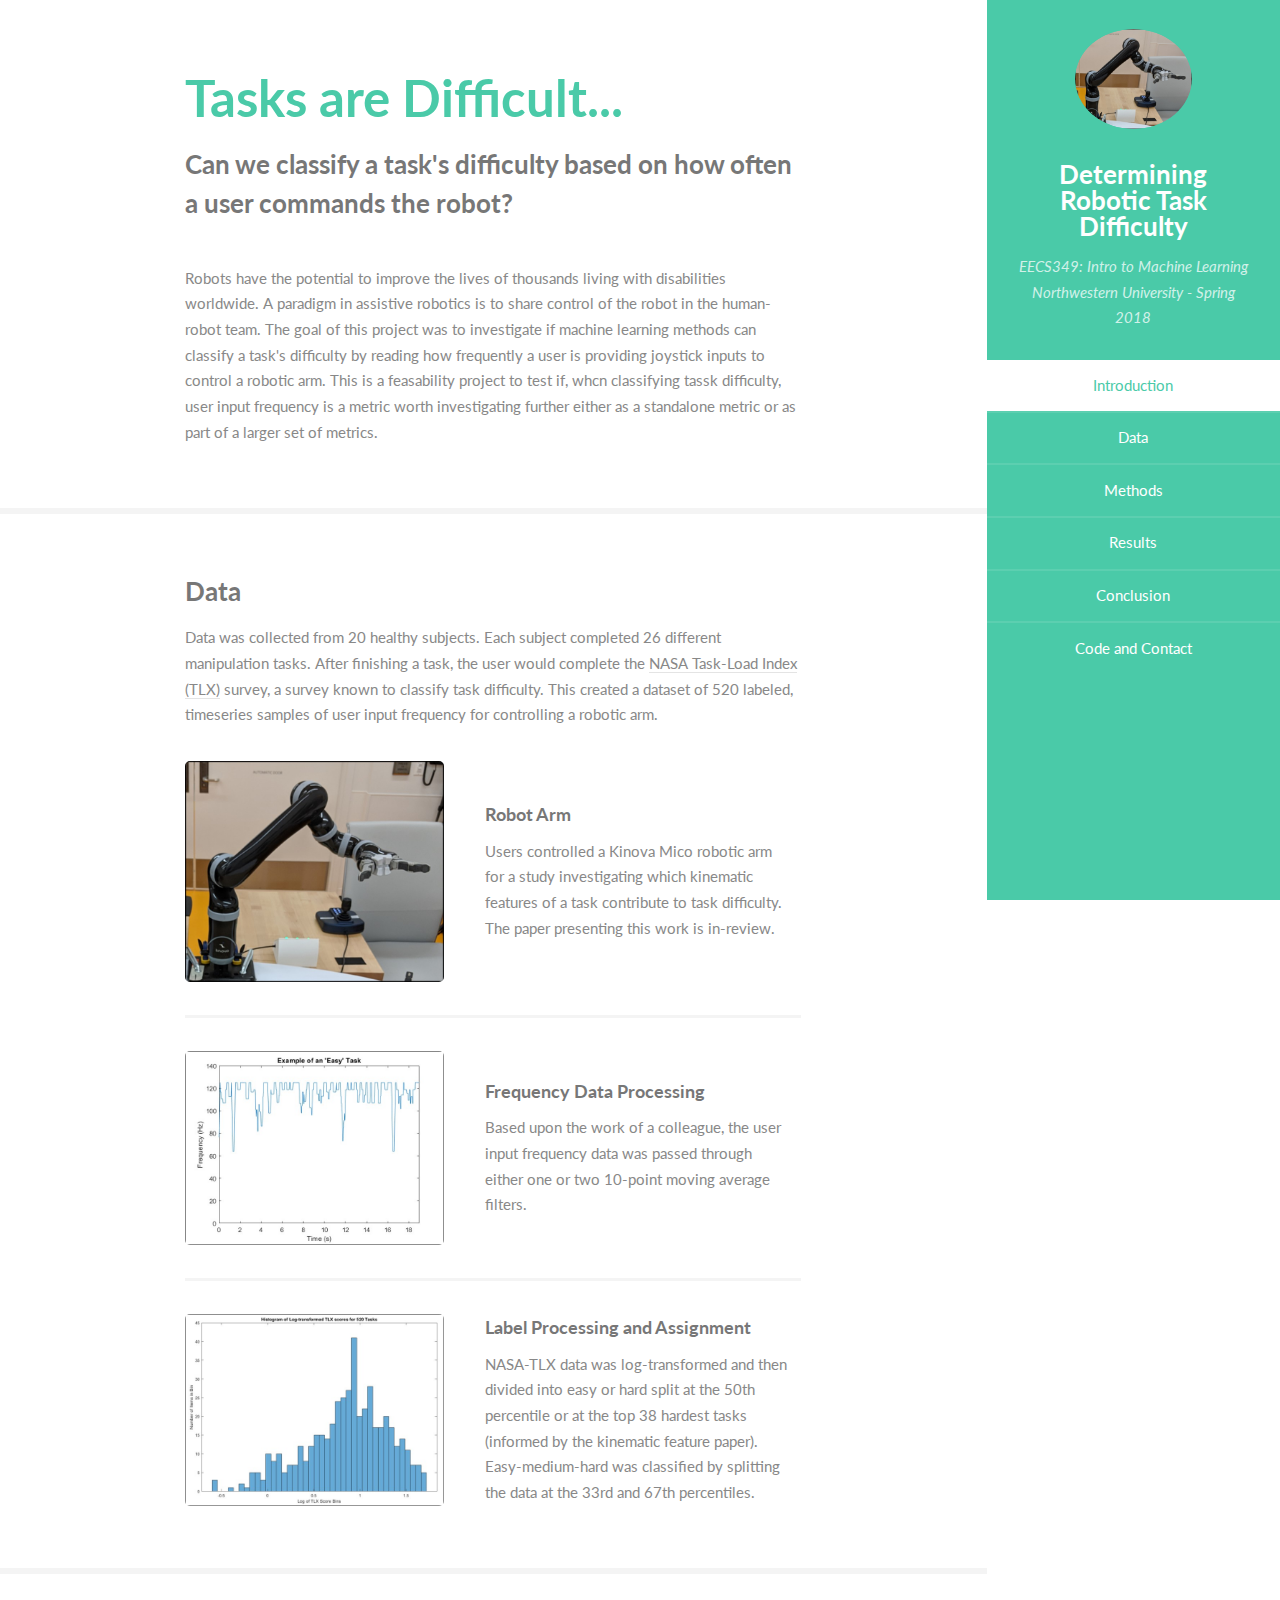
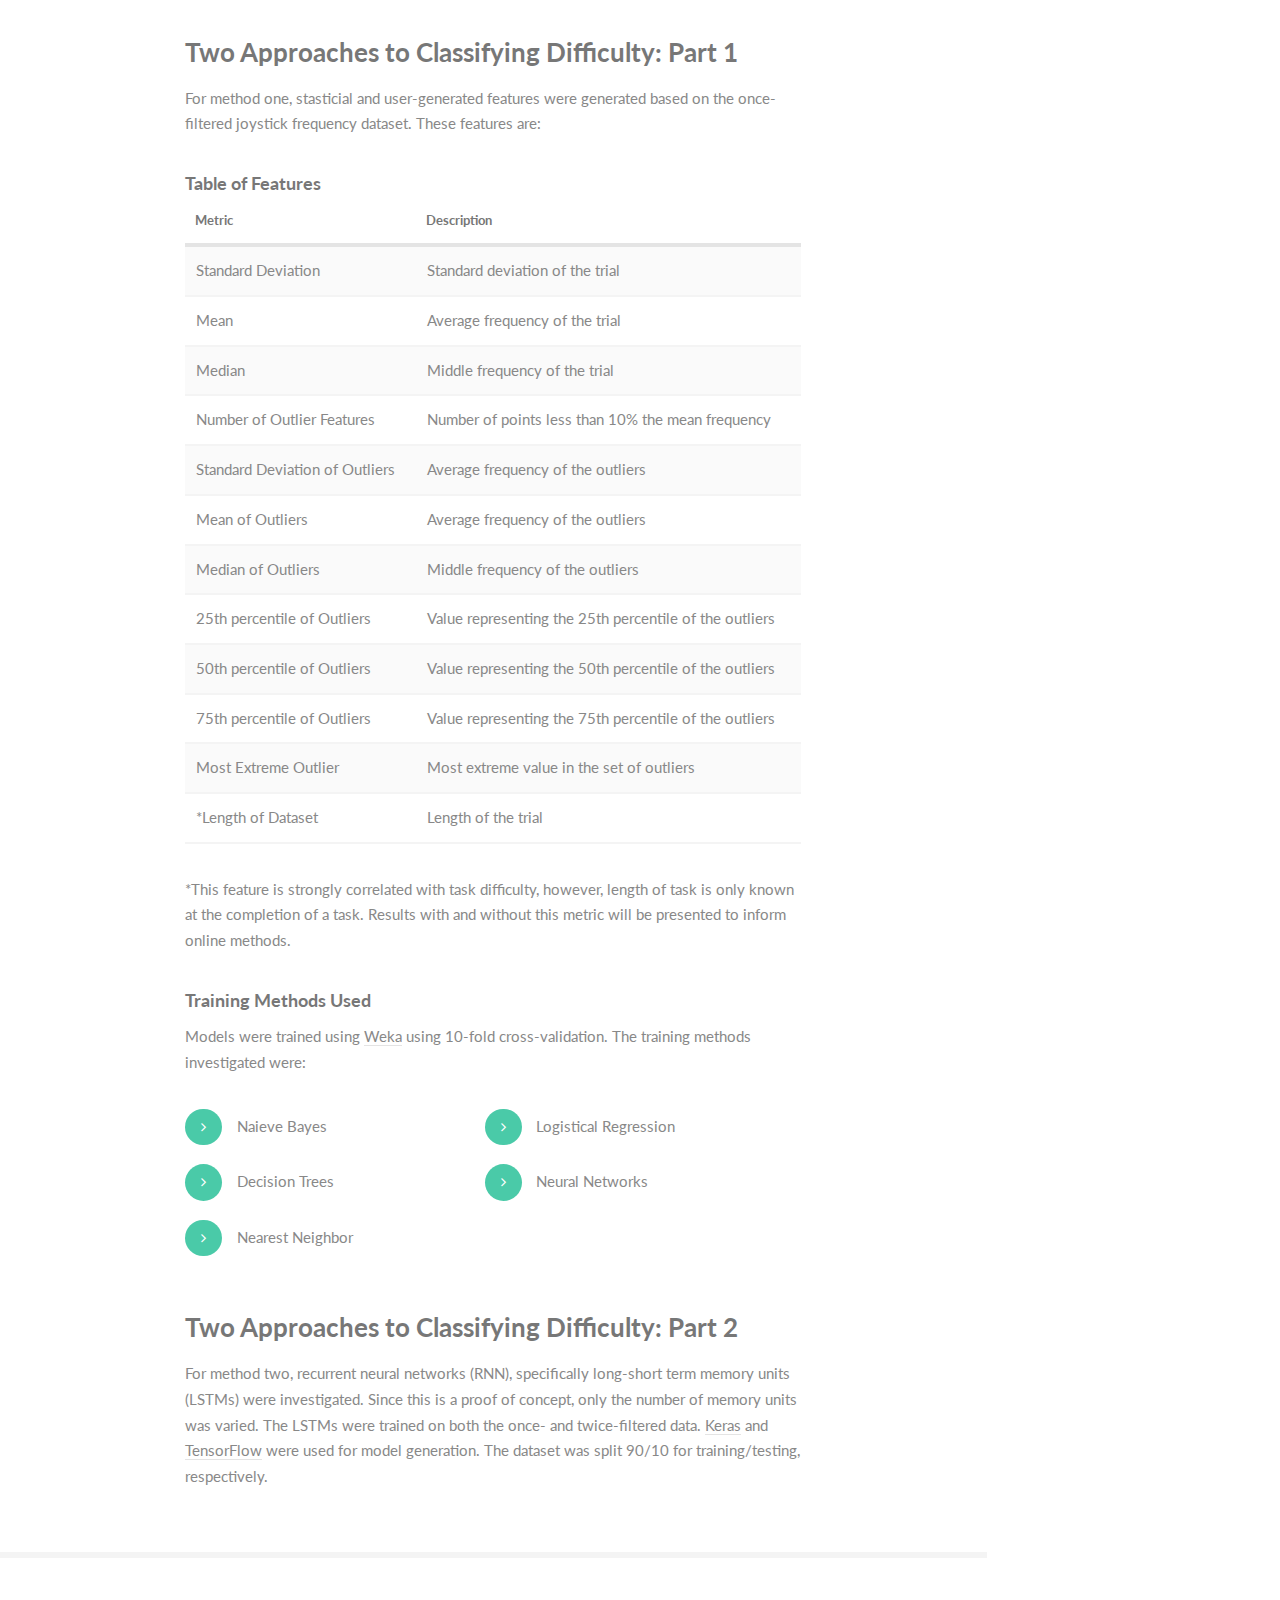
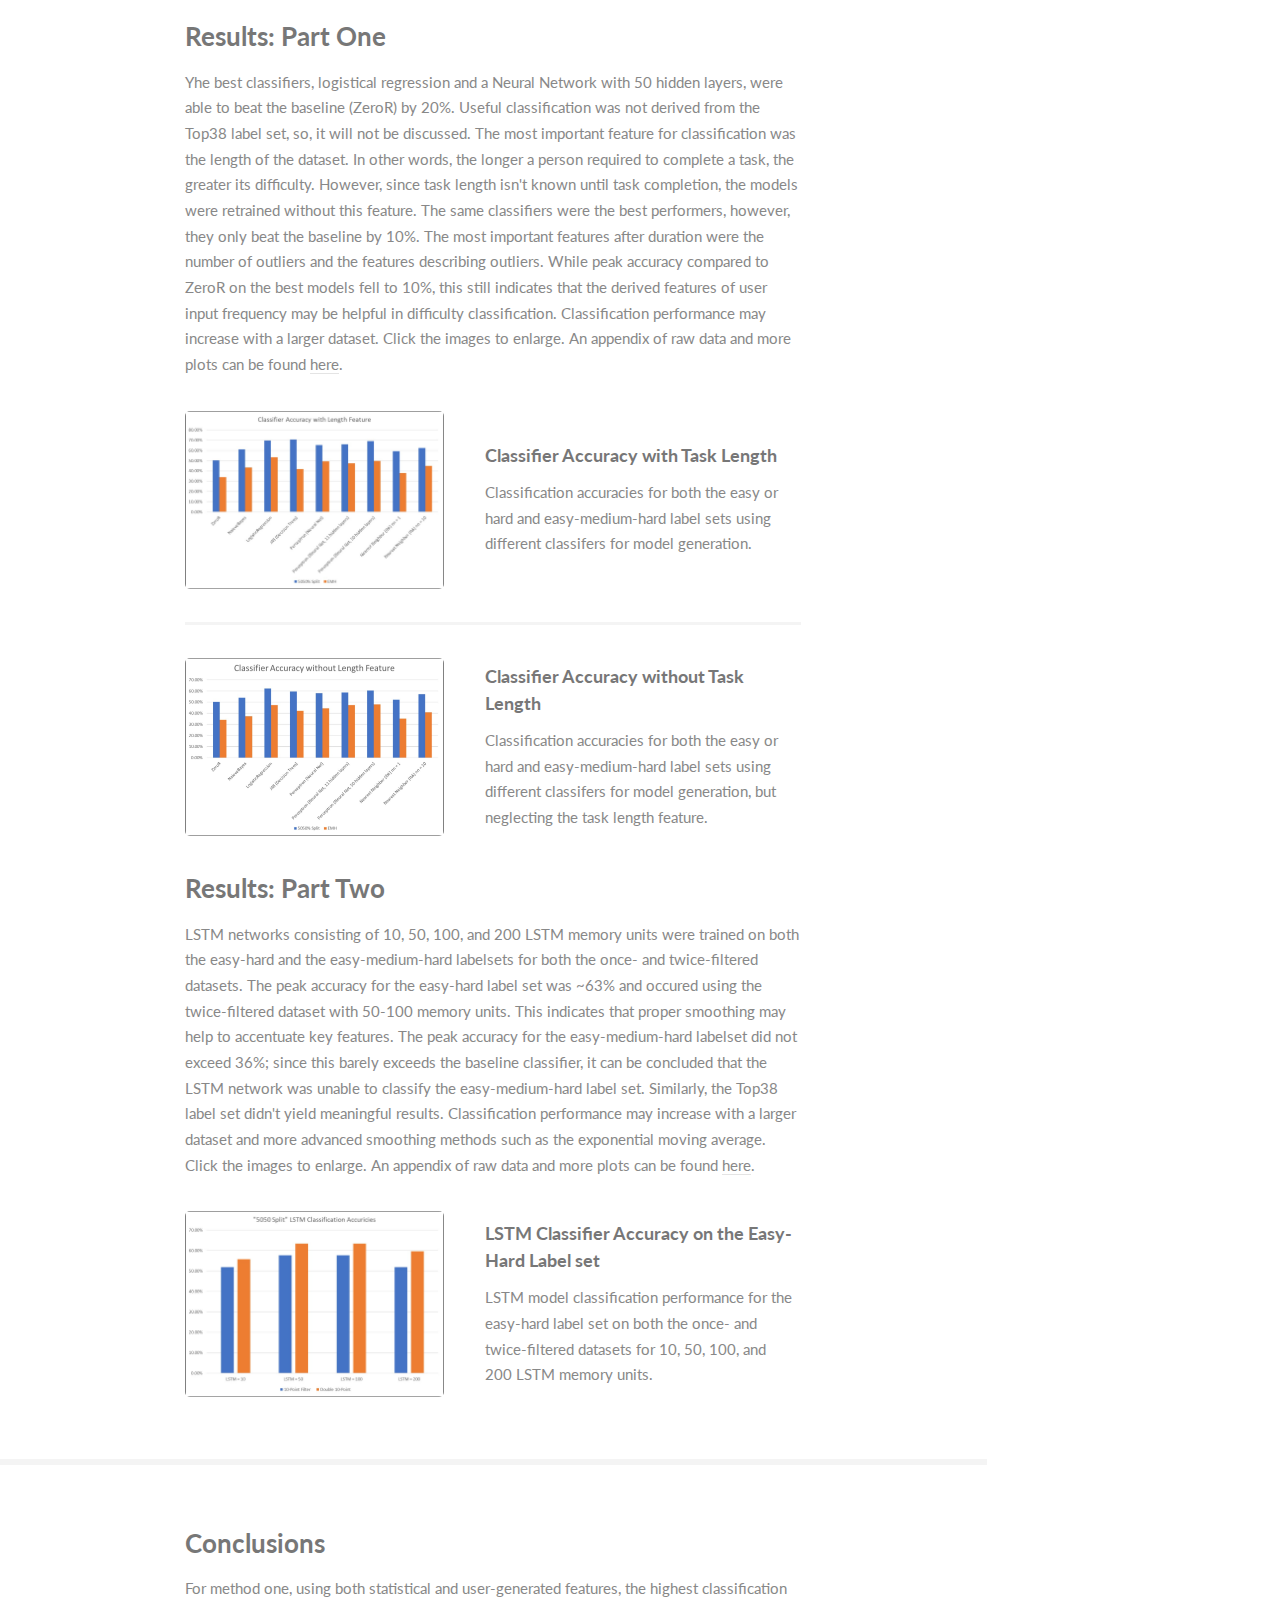
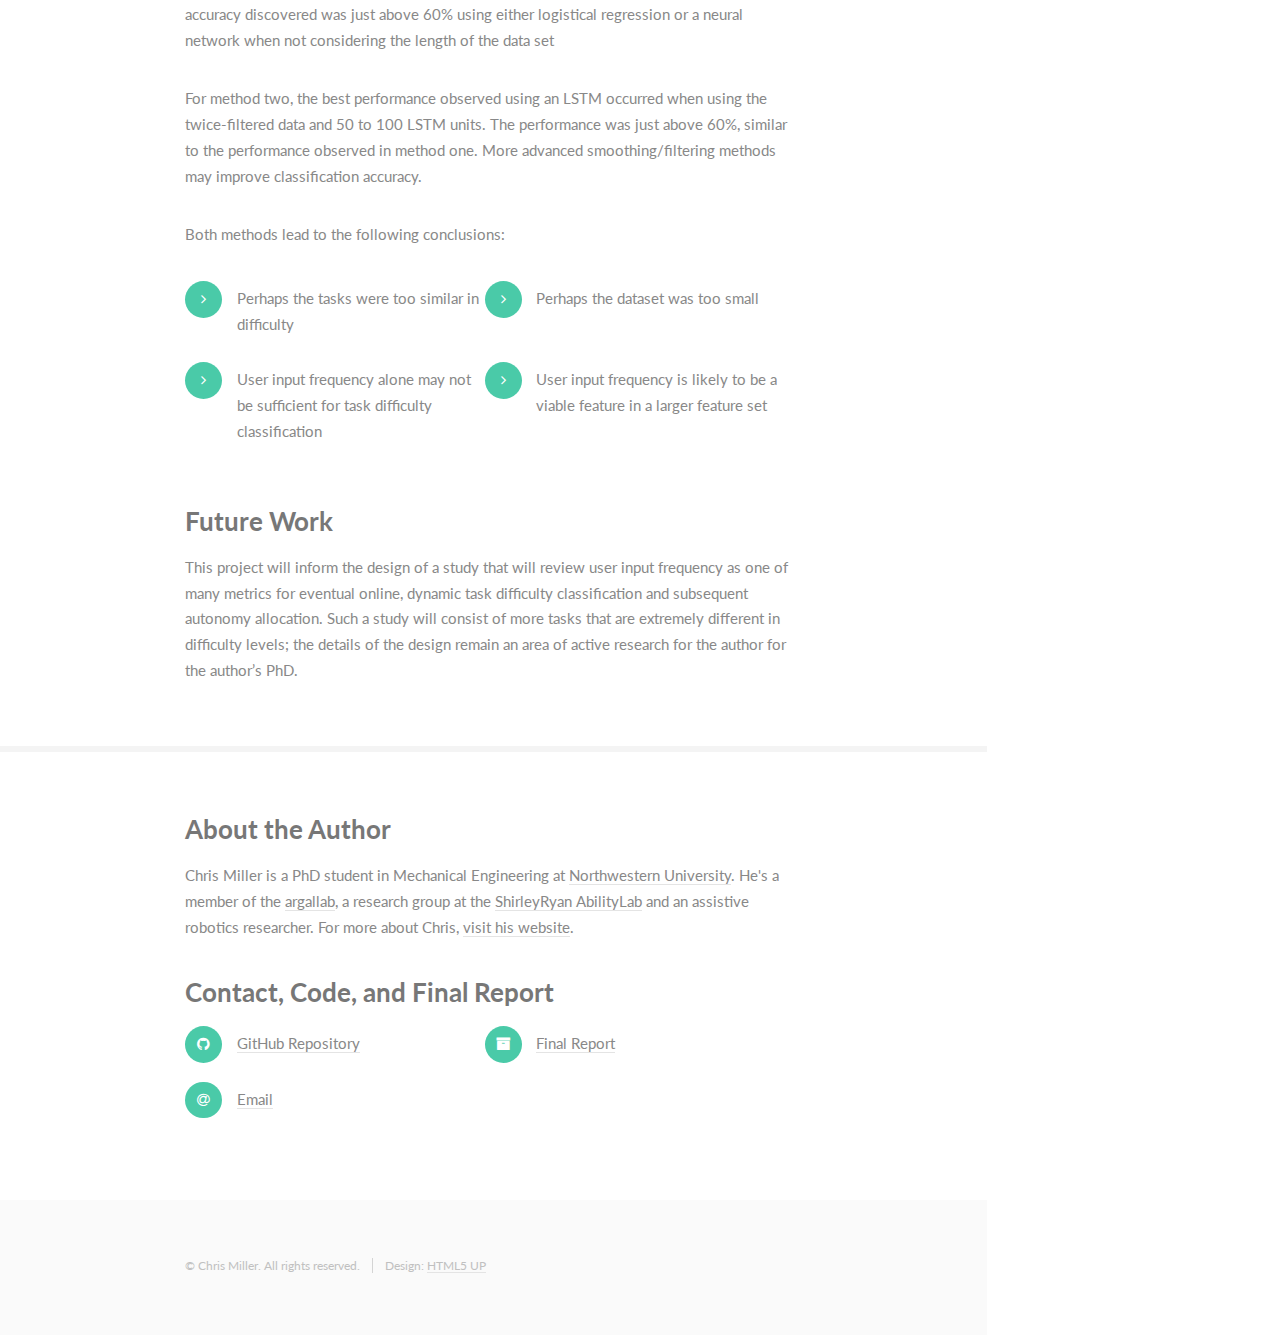
<file: ml_project/index.html>
<!DOCTYPE HTML>
<!--
	Read Only by HTML5 UP
	html5up.net | @ajlkn
	Free for personal and commercial use under the CCA 3.0 license (html5up.net/license)
-->
<html>
	<head>
		<title>Robotic Task Diffculty Classification</title>
		<meta charset="utf-8" />
		<meta name="viewport" content="width=device-width, initial-scale=1" />
		<!--[if lte IE 8]><script src="assets/js/ie/html5shiv.js"></script><![endif]-->
		<link rel="stylesheet" href="assets/css/main.css" />
		<!--[if lte IE 8]><link rel="stylesheet" href="assets/css/ie8.css" /><![endif]-->
	</head>
	<body>

		<!-- Header -->
			<section id="header">
				<header>
					<span class="image avatar"><img src="images/arm.jpg" alt="" /></span>
					<h1 id="logo"><a href="#">Determining Robotic Task Difficulty</a></h1>
					<p>EECS349: Intro to Machine Learning Northwestern University - Spring 2018</p>
				</header>
				<nav id="nav">
					<ul>
						<li><a href="#intro" class="active">Introduction</a></li>
						<li><a href="#Data">Data</a></li>
						<li><a href="#meth">Methods</a></li>
						<li><a href="#res">Results</a></li>
						<li><a href="#conc">Conclusion</a></li>
						<li><a href="#end">Code and Contact</a></li>
					</ul>
				</nav>
			</section>

		<!-- Wrapper -->
			<div id="wrapper">

				<!-- Main -->
					<div id="main">

						<!-- Intro -->
							<section id="intro">
								<div class="container">
									<header class="major">
										<h2>Tasks are Difficult...</h2>
										<p>Can we classify a task's difficulty based on how often a user commands the robot?</a></p>
									</header>
									<p>Robots have the potential to improve the lives of thousands living with disabilities worldwide. A paradigm in assistive robotics is to share control of the robot in the human-robot team. 
									The goal of this project was to investigate if machine learning methods can classify a task's difficulty by reading how frequently a user is providing joystick inputs to control a robotic arm. This is a feasability project
									to test if, whcn classifying tassk difficulty, user input frequency is a metric worth investigating further either as a standalone metric or as part of a larger set of metrics. </p>
								</div>
							</section>
						<!-- Data -->
							<section id="Data">
								<div class="container">
									<h3>Data</h3>
									<p>Data was collected from 20 healthy subjects. Each subject completed 26 different manipulation tasks. After finishing a task, the user would complete the <a href="https://en.wikipedia.org/wiki/NASA-TLX">NASA Task-Load Index (TLX)</a>  survey, a survey known to classify task difficulty. This created a dataset of 520 labeled, timeseries samples of user input frequency for controlling a robotic arm.</p>
									<div class="features">
										<article>
											<a href="images/arm.jpg" class="image"><img src="images/arm.jpg" alt="Click to Enlarge" /></a>
											<div class="inner">
												<h4>Robot Arm</h4>
												<p>Users controlled a Kinova Mico robotic arm for a study investigating which kinematic features of a task contribute to task difficulty. The paper presenting this work is in-review.</p>
											</div>
										</article>
										<article>
											<a href="images/easy.jpg" class="image"><img src="images/easy.jpg" alt="Click to Enlarge" /></a>
											<div class="inner">
												<h4>Frequency Data Processing</h4>
												<p>Based upon the work of a colleague, the user input frequency data was passed through either one or two 10-point moving average filters.</p>
											</div>
										</article>
										<article>
											<a href="images/data.jpg" class="image"><img src="images/data.jpg" alt="Click to Enlarge" /></a>
											<div class="inner">
												<h4>Label Processing and Assignment</h4>
												<p>NASA-TLX data was log-transformed and then divided into easy or hard split at the 50th percentile or at the top 38 hardest tasks (informed by the kinematic feature paper). Easy-medium-hard was classified by splitting the data at the 33rd and 67th percentiles.</p>
											</div>
										</article>
									</div>
								</div>
							</section>
							
						<!-- Features -->
							<section id="meth">
								<div class="container">
									<h3>Two Approaches to Classifying Difficulty: Part 1</h3>
									<p>For method one, stasticial and user-generated features were generated based on the once-filtered joystick frequency dataset. These features are:</p>
									<h4>Table of Features</h4>
										<div class="table-wrapper">
											<table>
												<thead>
													<tr>
														<th>Metric</th>
														<th>Description</th>
													</tr>
												</thead>
												<tbody>
													<tr>
														<td>Standard Deviation</td>
														<td>Standard deviation of the trial</td>
													</tr>
													<tr>
														<td>Mean</td>
														<td>Average frequency of the trial</td>
													</tr>													
													<tr>
														<td>Median</td>
														<td>Middle frequency of the trial</td>
													</tr>													
													<tr>
														<td>Number of Outlier Features</td>
														<td>Number of points less than 10% the mean frequency</td>
													</tr>
													<tr>
														<td>Standard Deviation of Outliers</td>
														<td>Average frequency of the outliers</td>
													</tr>															
													<tr>
														<td>Mean of Outliers</td>
														<td>Average frequency of the outliers</td>
													</tr>													
													<tr>
														<td>Median of Outliers</td>
														<td>Middle frequency of the outliers</td>
													</tr>													
													<tr>
														<td>25th percentile of Outliers</td>
														<td>Value representing the 25th percentile of the outliers</td>
													</tr>													
													<tr>
														<td>50th percentile of Outliers</td>
														<td>Value representing the 50th percentile of the outliers</td>
													</tr>													
													<tr>
														<td>75th percentile of Outliers</td>
														<td>Value representing the 75th percentile of the outliers</td>
													</tr>													
													<tr>
														<td>Most Extreme Outlier</td>
														<td>Most extreme value in the set of outliers</td>
													</tr>																									
													<tr>
														<td>*Length of Dataset</td>
														<td>Length of the trial</td>
													</tr>
												<tfoot>
												
												</tfoot>
												
											</table>
										</div>
										<p> *This feature is strongly correlated with task difficulty, however, length of task is only known at the completion of a task. Results with and without this metric will be presented to inform online methods.</p>
									<h4>Training Methods Used</h4>
									<p>Models were trained using <a href="https://www.cs.waikato.ac.nz/~ml/weka/">Weka</a> using 10-fold cross-validation. The training methods investigated were: </p>
									<ul class="feature-icons">
										<li class="fa-angle-right">Naieve Bayes</li>
										<li class="fa-angle-right">Logistical Regression</li>
										<li class="fa-angle-right">Decision Trees</li>
										<li class="fa-angle-right">Neural Networks</li>
										<li class="fa-angle-right">Nearest Neighbor</li>
									</ul>
									<h3>Two Approaches to Classifying Difficulty: Part 2</h3>
									<p>For method two, recurrent neural networks (RNN), specifically long-short term memory units (LSTMs) were investigated. Since this is a proof of concept, only the number of memory units was varied. The LSTMs were trained on both the once- 
									and twice-filtered data. <a href="https://keras.io/">Keras</a> and <a href="https://www.tensorflow.org/">TensorFlow</a> were used for model generation. The dataset was split 90/10 for training/testing, respectively.</p>
								</div>
							</section>	

						<!-- Results -->
							<section id="res">
								<div class="container">
									<h3>Results: Part One</h3>
									<p> Yhe best classifiers, logistical regression and a Neural Network with 50 hidden layers, were able to beat the baseline (ZeroR) by 20%. Useful classification was not derived from the Top38 label set, so, it will not be discussed.
									The most important feature for classification was the length of the dataset. In other words,
									the longer a person required to complete a task, the greater its difficulty. However, since task length isn't known until task completion, the models were retrained without this feature. The same classifiers were the best performers, 
									however, they only beat the baseline by 10%. The most important features after duration were the number of outliers and the features describing outliers. While peak accuracy compared to ZeroR on the best models fell to 10%, this still 
									indicates that the derived features of user input frequency may be helpful in difficulty classification. Classification performance may increase with a larger dataset. Click the images to enlarge. An appendix of raw data and more plots 
									can be found <a href="https://github.com/chrisxmiller/FrequencytoDifficulty/blob/master/Appendix.pdf">here</a>.</p>
									<div class="features">
										<article>
											<a href="images/wekalen.jpg" class="image"><img src="images/wekalen.jpg" alt="Click to Enlarge" /></a>
											<div class="inner">
												<h4>Classifier Accuracy with Task Length</h4>
												<p> Classification accuracies for both the easy or hard and easy-medium-hard label sets using different classifers for model generation.</p>
											</div>
										</article>
										<article>
											<a href="images/wekanlen.jpg" class="image"><img src="images/wekanlen.jpg" alt="Click to Enlarge" /></a>
											<div class="inner">
												<h4>Classifier Accuracy without Task Length</h4>
												<p>Classification accuracies for both the easy or hard and easy-medium-hard label sets using different classifers for model generation, but neglecting the task length feature.</p>
											</div>
										</article>
									</div>
									<h3>Results: Part Two</h3>
									<p>LSTM networks consisting of 10, 50, 100, and 200 LSTM memory units were trained on both the easy-hard and the easy-medium-hard labelsets for both the once- and twice-filtered datasets. The peak accuracy for the easy-hard label set
									was ~63% and occured using the twice-filtered dataset with 50-100 memory units. This indicates that proper smoothing may help to accentuate key features. The peak accuracy for the easy-medium-hard labelset did not exceed 36%; since 
									this barely exceeds the baseline classifier, it can be concluded that the LSTM network was unable to classify the easy-medium-hard label set. Similarly, the Top38 label set didn't yield meaningful results. Classification 
									performance may increase with a larger dataset and more advanced smoothing methods such as the exponential moving average. Click the images to enlarge. An appendix of raw data and more plots can be found 
									<a href="https://github.com/chrisxmiller/FrequencytoDifficulty/blob/master/Appendix.pdf">here</a>.
									</p>
									<div class="features">
										<article>
											<a href="images/LSTM.jpg" class="image"><img src="images/LSTM.jpg" alt="" /></a>
											<div class="inner">
												<h4>LSTM Classifier Accuracy on the Easy-Hard Label set</h4>
												<p>LSTM model classification performance for the easy-hard label set on both the once- and twice-filtered datasets for 10, 50, 100, and 200 LSTM memory units.</p>
											</div>
										</article>
									</div>
								</div>
							</section>
							
						<!-- CONC -->
							<section id="conc">
								<div class="container">
									<h3>Conclusions</h3>
									<p>For method one, using both statistical and user-generated features, the highest classification accuracy discovered was just above 60% using either logistical regression or a neural network when not considering the length of the data set</p>
									<p>For method two, the best performance observed using an LSTM occurred when using the twice-filtered data and 50 to 100 LSTM units. The performance was just above 60%, similar to the performance observed in method one. More advanced smoothing/filtering 
									methods may improve classification accuracy.</p>
									<p> Both methods lead to the following conclusions: </p>
									<ul class="feature-icons">
										<li class="fa-angle-right">Perhaps the tasks were too similar in difficulty</li>
										<li class="fa-angle-right">Perhaps the dataset was too small</li>
										<li class="fa-angle-right">User input frequency alone may not be sufficient for task difficulty classification</li>
										<li class="fa-angle-right">User input frequency is likely to be a viable feature in a larger feature set</li>
									</ul>
									<h3>Future Work</h3>
									<p>This project will inform the design of a study that will review user input frequency as one of many metrics for eventual online, dynamic task difficulty classification and subsequent autonomy allocation. 
									Such a study will consist of more tasks that are extremely different in difficulty levels; the details of the design remain an area of active research for the author for the author’s PhD.</p>
								</div>
							</section>	
						<!-- Four -->
							<section id="end">
								<div class="container">
									<h3>About the Author</h3>
									<p>Chris Miller is a PhD student in Mechanical Engineering at <a href="https://www.northwestern.edu/">Northwestern University</a>. He's a member of the <a href="https://www.argallab.northwestern.edu/">argallab</a>, a research group at
									the <a href="https://www.sralab.org/">ShirleyRyan AbilityLab</a> and an assistive robotics researcher. For more about Chris, <a href="http://chrisxmiller.com/">visit his website</a>.</p>
									<h3>Contact, Code, and Final Report</h3>
									<ul class="feature-icons">
										<li class="fa-github"><a href="https://github.com/chrisxmiller/FrequencytoDifficulty">GitHub Repository</a></li>
										<li class="fa-archive"><a href="https://github.com/chrisxmiller/FrequencytoDifficulty/raw/master/C_Miller_EECS3349_Final.pdf">Final Report</a></li>
										<li class="fa-at"><a href="mailto:chris.x.miller@u.northwestrn.edu">Email</a></li>
									</ul>
									
								</div>
							</section>

						<!-- Five -->
						<!--
							<section id="five">
								<div class="container">
									<h3>Elements</h3>

									<section>
										<h4>Text</h4>
										<p>This is <b>bold</b> and this is <strong>strong</strong>. This is <i>italic</i> and this is <em>emphasized</em>.
										This is <sup>superscript</sup> text and this is <sub>subscript</sub> text.
										This is <u>underlined</u> and this is code: <code>for (;;) { ... }</code>. Finally, <a href="#">this is a link</a>.</p>
										<hr />
										<header>
											<h4>Heading with a Subtitle</h4>
											<p>Lorem ipsum dolor sit amet nullam id egestas urna aliquam</p>
										</header>
										<p>Nunc lacinia ante nunc ac lobortis. Interdum adipiscing gravida odio porttitor sem non mi integer non faucibus ornare mi ut ante amet placerat aliquet. Volutpat eu sed ante lacinia sapien lorem accumsan varius montes viverra nibh in adipiscing blandit tempus accumsan.</p>
										<header>
											<h5>Heading with a Subtitle</h5>
											<p>Lorem ipsum dolor sit amet nullam id egestas urna aliquam</p>
										</header>
										<p>Nunc lacinia ante nunc ac lobortis. Interdum adipiscing gravida odio porttitor sem non mi integer non faucibus ornare mi ut ante amet placerat aliquet. Volutpat eu sed ante lacinia sapien lorem accumsan varius montes viverra nibh in adipiscing blandit tempus accumsan.</p>
										<hr />
										<h2>Heading Level 2</h2>
										<h3>Heading Level 3</h3>
										<h4>Heading Level 4</h4>
										<h5>Heading Level 5</h5>
										<h6>Heading Level 6</h6>
										<hr />
										<h5>Blockquote</h5>
										<blockquote>Fringilla nisl. Donec accumsan interdum nisi, quis tincidunt felis sagittis eget tempus euismod. Vestibulum ante ipsum primis in faucibus vestibulum. Blandit adipiscing eu felis iaculis volutpat ac adipiscing accumsan faucibus. Vestibulum ante ipsum primis in faucibus lorem ipsum dolor sit amet nullam adipiscing eu felis.</blockquote>
										<h5>Preformatted</h5>
										<pre><code>i = 0;

	while (!deck.isInOrder()) {
	    print 'Iteration ' + i;
	    deck.shuffle();
	    i++;
	}

	print 'It took ' + i + ' iterations to sort the deck.';</code></pre>
									</section>

									<section>
										<h4>Lists</h4>
										<div class="row">
											<div class="6u 12u(xsmall)">
												<h5>Unordered</h5>
												<ul>
													<li>Dolor pulvinar etiam magna etiam.</li>
													<li>Sagittis adipiscing lorem eleifend.</li>
													<li>Felis enim feugiat dolore viverra.</li>
												</ul>
												<h5>Alternate</h5>
												<ul class="alt">
													<li>Dolor pulvinar etiam magna etiam.</li>
													<li>Sagittis adipiscing lorem eleifend.</li>
													<li>Felis enim feugiat dolore viverra.</li>
												</ul>
											</div>
											<div class="6u 12u(xsmall)">
												<h5>Ordered</h5>
												<ol>
													<li>Dolor pulvinar etiam magna etiam.</li>
													<li>Etiam vel felis at lorem sed viverra.</li>
													<li>Felis enim feugiat dolore viverra.</li>
													<li>Dolor pulvinar etiam magna etiam.</li>
													<li>Etiam vel felis at lorem sed viverra.</li>
													<li>Felis enim feugiat dolore viverra.</li>
												</ol>
												<h5>Icons</h5>
												<ul class="icons">
													<li><a href="#" class="icon fa-twitter"><span class="label">Twitter</span></a></li>
													<li><a href="#" class="icon fa-facebook"><span class="label">Facebook</span></a></li>
													<li><a href="#" class="icon fa-instagram"><span class="label">Instagram</span></a></li>
													<li><a href="#" class="icon fa-github"><span class="label">Github</span></a></li>
													<li><a href="#" class="icon fa-dribbble"><span class="label">Dribbble</span></a></li>
													<li><a href="#" class="icon fa-tumblr"><span class="label">Tumblr</span></a></li>
												</ul>
											</div>
										</div>
										<h5>Actions</h5>
										<ul class="actions">
											<li><a href="#" class="button special">Default</a></li>
											<li><a href="#" class="button">Default</a></li>
											<li><a href="#" class="button alt">Default</a></li>
										</ul>
										<ul class="actions small">
											<li><a href="#" class="button special small">Small</a></li>
											<li><a href="#" class="button small">Small</a></li>
											<li><a href="#" class="button alt small">Small</a></li>
										</ul>
										<div class="row">
											<div class="3u 6u(medium) 12u$(xsmall)">
												<ul class="actions vertical">
													<li><a href="#" class="button special">Default</a></li>
													<li><a href="#" class="button">Default</a></li>
													<li><a href="#" class="button alt">Default</a></li>
												</ul>
											</div>
											<div class="3u 6u$(medium) 12u$(xsmall)">
												<ul class="actions vertical small">
													<li><a href="#" class="button special small">Small</a></li>
													<li><a href="#" class="button small">Small</a></li>
													<li><a href="#" class="button alt small">Small</a></li>
												</ul>
											</div>
											<div class="3u 6u(medium) 12u$(xsmall)">
												<ul class="actions vertical">
													<li><a href="#" class="button special fit">Default</a></li>
													<li><a href="#" class="button fit">Default</a></li>
													<li><a href="#" class="button alt fit">Default</a></li>
												</ul>
											</div>
											<div class="3u 6u$(medium) 12u$(xsmall)">
												<ul class="actions vertical small">
													<li><a href="#" class="button special small fit">Small</a></li>
													<li><a href="#" class="button small fit">Small</a></li>
													<li><a href="#" class="button alt small fit">Small</a></li>
												</ul>
											</div>
										</div>
									</section>

									<section>
										<h4>Table</h4>
										<h5>Default</h5>
										<div class="table-wrapper">
											<table>
												<thead>
													<tr>
														<th>Name</th>
														<th>Description</th>
														<th>Price</th>
													</tr>
												</thead>
												<tbody>
													<tr>
														<td>Item One</td>
														<td>Ante turpis integer aliquet porttitor.</td>
														<td>29.99</td>
													</tr>
													<tr>
														<td>Item Two</td>
														<td>Vis ac commodo adipiscing arcu aliquet.</td>
														<td>19.99</td>
													</tr>
													<tr>
														<td>Item Three</td>
														<td> Morbi faucibus arcu accumsan lorem.</td>
														<td>29.99</td>
													</tr>
													<tr>
														<td>Item Four</td>
														<td>Vitae integer tempus condimentum.</td>
														<td>19.99</td>
													</tr>
													<tr>
														<td>Item Five</td>
														<td>Ante turpis integer aliquet porttitor.</td>
														<td>29.99</td>
													</tr>
												</tbody>
												<tfoot>
													<tr>
														<td colspan="2"></td>
														<td>100.00</td>
													</tr>
												</tfoot>
											</table>
										</div>

										<h5>Alternate</h5>
										<div class="table-wrapper">
											<table class="alt">
												<thead>
													<tr>
														<th>Name</th>
														<th>Description</th>
														<th>Price</th>
													</tr>
												</thead>
												<tbody>
													<tr>
														<td>Item One</td>
														<td>Ante turpis integer aliquet porttitor.</td>
														<td>29.99</td>
													</tr>
													<tr>
														<td>Item Two</td>
														<td>Vis ac commodo adipiscing arcu aliquet.</td>
														<td>19.99</td>
													</tr>
													<tr>
														<td>Item Three</td>
														<td> Morbi faucibus arcu accumsan lorem.</td>
														<td>29.99</td>
													</tr>
													<tr>
														<td>Item Four</td>
														<td>Vitae integer tempus condimentum.</td>
														<td>19.99</td>
													</tr>
													<tr>
														<td>Item Five</td>
														<td>Ante turpis integer aliquet porttitor.</td>
														<td>29.99</td>
													</tr>
												</tbody>
												<tfoot>
													<tr>
														<td colspan="2"></td>
														<td>100.00</td>
													</tr>
												</tfoot>
											</table>
										</div>
									</section>

									<section>
										<h4>Buttons</h4>
										<ul class="actions">
											<li><a href="#" class="button special">Special</a></li>
											<li><a href="#" class="button">Default</a></li>
											<li><a href="#" class="button alt">Alternate</a></li>
										</ul>
										<ul class="actions">
											<li><a href="#" class="button special big">Big</a></li>
											<li><a href="#" class="button">Default</a></li>
											<li><a href="#" class="button alt small">Small</a></li>
										</ul>
										<ul class="actions fit">
											<li><a href="#" class="button special fit">Fit</a></li>
											<li><a href="#" class="button fit">Fit</a></li>
											<li><a href="#" class="button alt fit">Fit</a></li>
										</ul>
										<ul class="actions fit small">
											<li><a href="#" class="button special fit small">Fit + Small</a></li>
											<li><a href="#" class="button fit small">Fit + Small</a></li>
											<li><a href="#" class="button alt fit small">Fit + Small</a></li>
										</ul>
										<ul class="actions">
											<li><a href="#" class="button special icon fa-download">Icon</a></li>
											<li><a href="#" class="button icon fa-download">Icon</a></li>
											<li><a href="#" class="button alt icon fa-check">Icon</a></li>
										</ul>
										<ul class="actions">
											<li><span class="button special disabled">Special</span></li>
											<li><span class="button disabled">Default</span></li>
											<li><span class="button alt disabled">Alternate</span></li>
										</ul>
									</section>

									<section>
										<h4>Form</h4>
										<form method="post" action="#">
											<div class="row uniform">
												<div class="6u 12u(xsmall)">
													<input type="text" name="demo-name" id="demo-name" value="" placeholder="Name" />
												</div>
												<div class="6u 12u(xsmall)">
													<input type="email" name="demo-email" id="demo-email" value="" placeholder="Email" />
												</div>
											</div>
											<div class="row uniform">
												<div class="12u">
													<div class="select-wrapper">
														<select name="demo-category" id="demo-category">
															<option value="">- Category -</option>
															<option value="1">Manufacturing</option>
															<option value="1">Shipping</option>
															<option value="1">Administration</option>
															<option value="1">Human Resources</option>
														</select>
													</div>
												</div>
											</div>
											<div class="row uniform">
												<div class="4u 12u(medium)">
													<input type="radio" id="demo-priority-low" name="demo-priority" checked>
													<label for="demo-priority-low">Low Priority</label>
												</div>
												<div class="4u 12u(medium)">
													<input type="radio" id="demo-priority-normal" name="demo-priority">
													<label for="demo-priority-normal">Normal Priority</label>
												</div>
												<div class="4u 12u(medium)">
													<input type="radio" id="demo-priority-high" name="demo-priority">
													<label for="demo-priority-high">High Priority</label>
												</div>
											</div>
											<div class="row uniform">
												<div class="6u 12u(medium)">
													<input type="checkbox" id="demo-copy" name="demo-copy">
													<label for="demo-copy">Email me a copy of this message</label>
												</div>
												<div class="6u 12u(medium)">
													<input type="checkbox" id="demo-human" name="demo-human" checked>
													<label for="demo-human">I am a human and not a robot</label>
												</div>
											</div>
											<div class="row uniform">
												<div class="12u">
													<textarea name="demo-message" id="demo-message" placeholder="Enter your message" rows="6"></textarea>
												</div>
											</div>
											<div class="row uniform">
												<div class="12u">
													<ul class="actions">
														<li><input type="submit" value="Send Message" /></li>
														<li><input type="reset" value="Reset" class="alt" /></li>
													</ul>
												</div>
											</div>
										</form>
									</section>

									<section>
										<h4>Image</h4>
										<h5>Fit</h5>
										<span class="image fit"><img src="images/banner.jpg" alt="" /></span>
										<div class="box alt">
											<div class="row 50% uniform">
												<div class="4u"><span class="image fit"><img src="images/pic01.jpg" alt="" /></span></div>
												<div class="4u"><span class="image fit"><img src="images/pic02.jpg" alt="" /></span></div>
												<div class="4u"><span class="image fit"><img src="images/pic03.jpg" alt="" /></span></div>
											</div>
											<div class="row 50% uniform">
												<div class="4u"><span class="image fit"><img src="images/pic02.jpg" alt="" /></span></div>
												<div class="4u"><span class="image fit"><img src="images/pic03.jpg" alt="" /></span></div>
												<div class="4u"><span class="image fit"><img src="images/pic01.jpg" alt="" /></span></div>
											</div>
											<div class="row 50% uniform">
												<div class="4u"><span class="image fit"><img src="images/pic03.jpg" alt="" /></span></div>
												<div class="4u"><span class="image fit"><img src="images/pic01.jpg" alt="" /></span></div>
												<div class="4u"><span class="image fit"><img src="images/pic02.jpg" alt="" /></span></div>
											</div>
										</div>
										<h5>Left &amp; Right</h5>
										<p><span class="image left"><img src="images/avatar.jpg" alt="" /></span>Fringilla nisl. Donec accumsan interdum nisi, quis tincidunt felis sagittis eget. tempus euismod. Vestibulum ante ipsum primis in faucibus vestibulum. Blandit adipiscing eu felis iaculis volutpat ac adipiscing accumsan eu faucibus. Integer ac pellentesque praesent tincidunt felis sagittis eget. tempus euismod. Vestibulum ante ipsum primis in faucibus vestibulum. Blandit adipiscing eu felis iaculis volutpat ac adipiscing accumsan eu faucibus. Integer ac pellentesque praesent. Donec accumsan interdum nisi, quis tincidunt felis sagittis eget. tempus euismod. Vestibulum ante ipsum primis in faucibus vestibulum. Blandit adipiscing eu felis iaculis volutpat ac adipiscing accumsan eu faucibus. Integer ac pellentesque praesent tincidunt felis sagittis eget. tempus euismod. Vestibulum ante ipsum primis in faucibus vestibulum. Blandit adipiscing eu felis iaculis volutpat ac adipiscing accumsan eu faucibus. Integer ac pellentesque praesent.</p>
										<p><span class="image right"><img src="images/avatar.jpg" alt="" /></span>Fringilla nisl. Donec accumsan interdum nisi, quis tincidunt felis sagittis eget. tempus euismod. Vestibulum ante ipsum primis in faucibus vestibulum. Blandit adipiscing eu felis iaculis volutpat ac adipiscing accumsan eu faucibus. Integer ac pellentesque praesent tincidunt felis sagittis eget. tempus euismod. Vestibulum ante ipsum primis in faucibus vestibulum. Blandit adipiscing eu felis iaculis volutpat ac adipiscing accumsan eu faucibus. Integer ac pellentesque praesent. Donec accumsan interdum nisi, quis tincidunt felis sagittis eget. tempus euismod. Vestibulum ante ipsum primis in faucibus vestibulum. Blandit adipiscing eu felis iaculis volutpat ac adipiscing accumsan eu faucibus. Integer ac pellentesque praesent tincidunt felis sagittis eget. tempus euismod. Vestibulum ante ipsum primis in faucibus vestibulum. Blandit adipiscing eu felis iaculis volutpat ac adipiscing accumsan eu faucibus. Integer ac pellentesque praesent.</p>
									</section>

								</div>
							</section>
						-->

					</div>

				<!-- Footer -->
					<section id="footer">
						<div class="container">
							<ul class="copyright">
								<li>&copy; Chris Miller. All rights reserved.</li><li>Design: <a href="http://html5up.net">HTML5 UP</a></li>
							</ul>
						</div>
					</section>

			</div>

		<!-- Scripts -->
			<script src="assets/js/jquery.min.js"></script>
			<script src="assets/js/jquery.scrollzer.min.js"></script>
			<script src="assets/js/jquery.scrolly.min.js"></script>
			<script src="assets/js/skel.min.js"></script>
			<script src="assets/js/util.js"></script>
			<!--[if lte IE 8]><script src="assets/js/ie/respond.min.js"></script><![endif]-->
			<script src="assets/js/main.js"></script>

	</body>
</html>
</file>
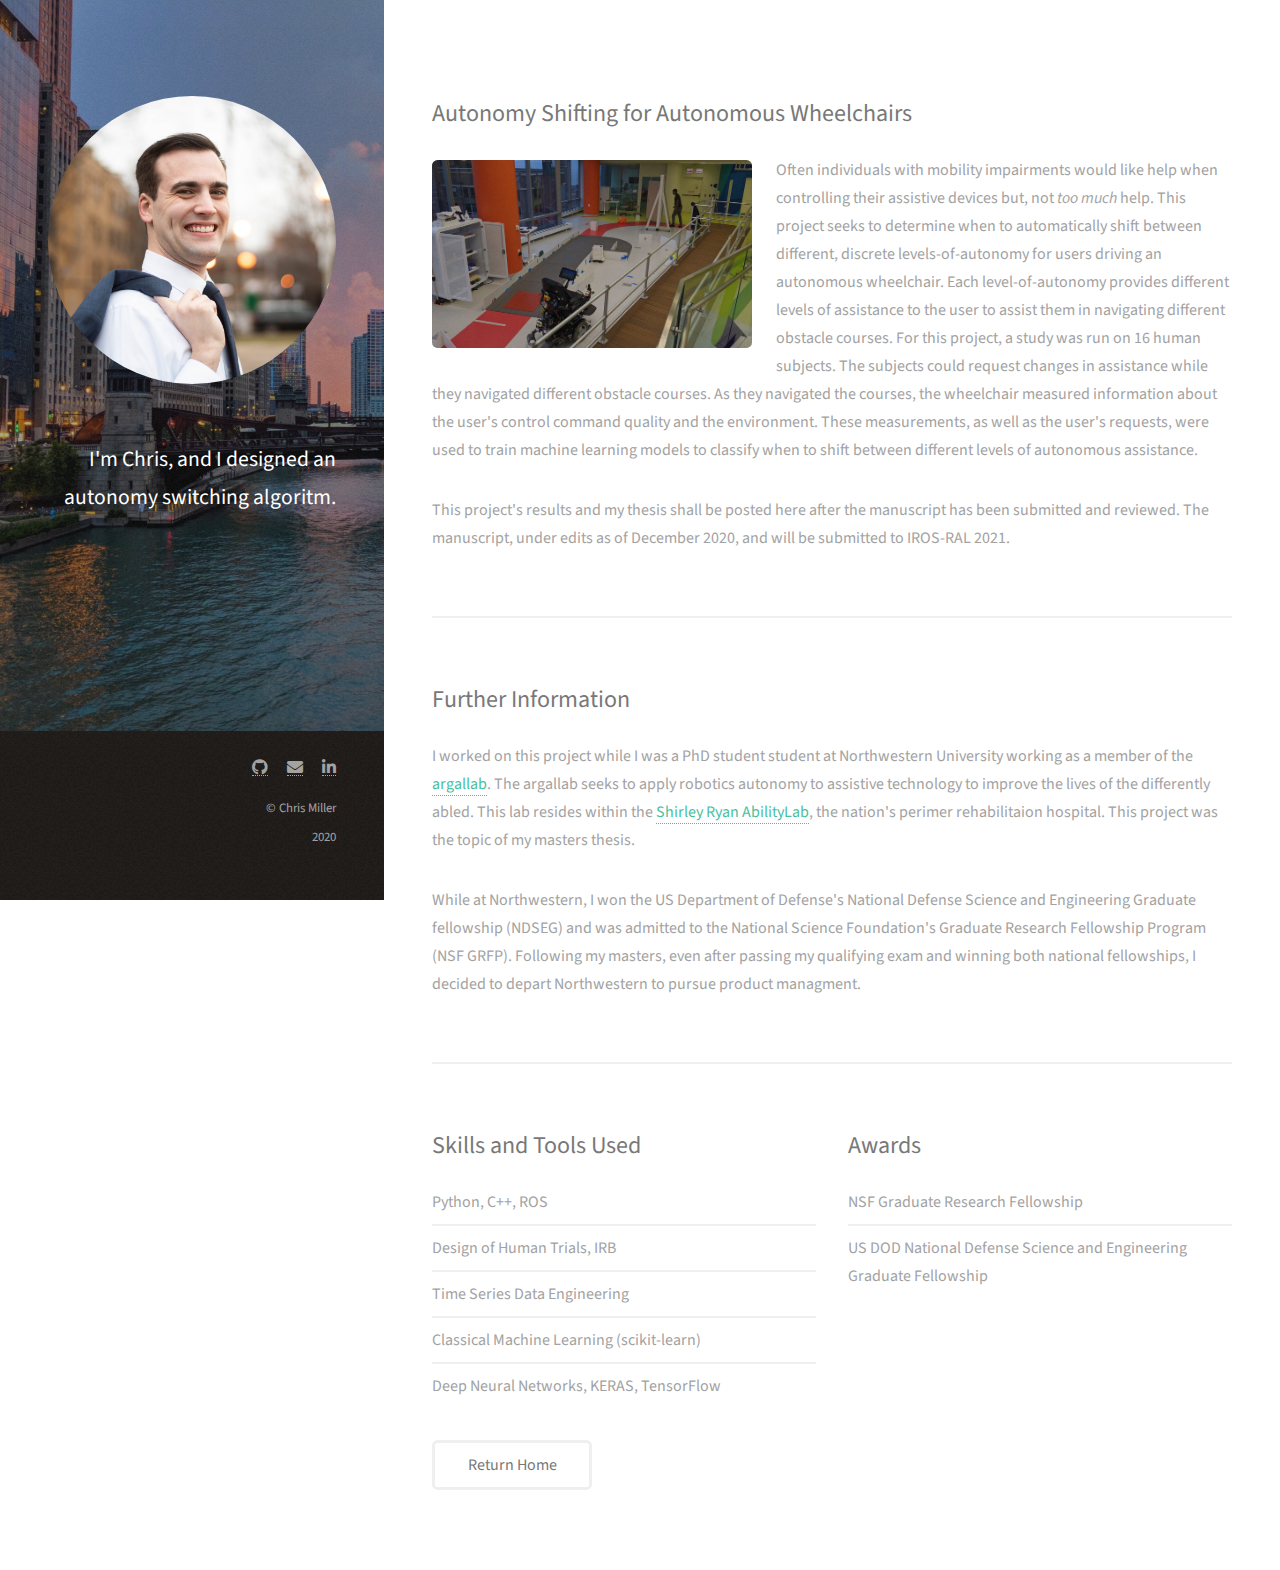
<file: autoswitch.html>
<!DOCTYPE HTML>
<!--
	Strata by HTML5 UP
	html5up.net | @ajlkn
	Free for personal and commercial use under the CCA 3.0 license (html5up.net/license)
-->
<html>
	<head>
		<title>Chris Miller: Portfolio</title>
		<link rel="icon" href="images/favicon.ico">
		<meta charset="utf-8" />
		<meta name="viewport" content="width=device-width, initial-scale=1, user-scalable=no" />
		<link rel="stylesheet" href="assets/css/main.css" />
	</head>
	<body class="is-preload">

		<!-- Header -->
			<header id="header">
				<div class="inner">
					<a href="index.html" class="image avatar"><img src="images/headshot.jpg" alt="Chris Miller's Face" /></a>
					<h1><strong>I'm Chris</strong>, and I designed an<br />
					autonomy switching algoritm.</h1>
				</div>
			</header>

		<!-- Main -->
			<div id="main">

				<!-- One -->
					<section id="Intro">
						<h2>Autonomy Shifting for Autonomous Wheelchairs</h2>
						<p><span class="image left"><img src="images/homeimgs/shifting.png" alt="Image from argallab." /></span> 
							Often individuals with mobility impairments would like help when controlling their assistive devices but, not <i>too much</i> help. This project seeks to determine when to automatically shift between different, 
							discrete levels-of-autonomy for users driving an autonomous wheelchair. Each level-of-autonomy provides different levels of assistance to the user to assist them in navigating different obstacle courses. For this 
							project, a study was run on 16 human subjects. The subjects could request changes in assistance while they navigated different obstacle courses. As they navigated the courses, the wheelchair measured information about the 
							user's control command quality and the environment. These measurements, as well as the user's requests, were used to train machine learning models to classify when to shift between different levels of autonomous assistance.
						</p>	

						<p> This project's results and my thesis shall be posted here after the manuscript has been submitted and reviewed. The manuscript, under edits as of December 2020, and will be submitted to IROS-RAL 2021.  
						</p>


					</section>

				<!-- Two -->
					<section id="Further Information">
						<h2>Further Information</h2>
						<p> I worked on this project while I was a PhD student student at Northwestern University working as a member of the <a href="https://www.argallab.northwestern.edu/"> argallab</a>. The argallab seeks to apply robotics autonomy 
							to assistive technology	to improve the lives of the differently abled. This lab resides within the <a href="https://www.sralab.org/"> Shirley Ryan AbilityLab</a>, the nation's perimer rehabilitaion hospital. 
							This project was the topic of my masters thesis. 
						</p>
						<p>	
							While at Northwestern, I won the US Department of Defense's National Defense Science and Engineering Graduate fellowship (NDSEG) 
							and was admitted to the National Science Foundation's Graduate Research Fellowship Program (NSF GRFP). Following my masters, even after passing my qualifying exam and winning both national fellowships,
							I decided to depart Northwestern to pursue product managment. 
						</p>
					</section>

				<!-- Three -->
			        <section>
						<div class="row">
                            <div class="col-6 col-12-xsmall">
                                <h2>Skills and Tools Used</h2>
                                <ul class="alt">
									<li>Python, C++, ROS</li>
									<li>Design of Human Trials, IRB</li>
									<li>Time Series Data Engineering</li>
									<li>Classical Machine Learning (scikit-learn)</li>
									<li>Deep Neural Networks, KERAS, TensorFlow</li>
                                </ul>
							</div>
							<div class="col-6 col-12-xsmall">
                                <h2>Awards</h2>
                                <ul class="alt">
									<li>NSF Graduate Research Fellowship</li>
									<li>US DOD  National Defense Science and Engineering Graduate Fellowship</li>
                                </ul>
                            </div>
							
						<div class="col-6">
							<ul class="actions">
								<li><a href="index.html" class="button">Return Home</a></li>
							</ul>
						</div>
                    </section>
			</div>

		<!-- Footer -->
			<footer id="footer">
				<div class="inner">
					<ul class="icons">
						<li><a href="https://github.com/chrisxmiller" class="fab fa-github"></a></li>
						<li><a href="mailto:chris.x.miller@gmail.com" class="fas fa-envelope"></a></li>
						<li><a href="https://www.linkedin.com/in/chrisxmiller/" class="fab fa-linkedin-in "></a></li>
					</ul>
					<ul class="copyright">
						<li>&copy; Chris Miller</li><li>2020</a></li>
					</ul>
				</div>
			</footer>

		<!-- Scripts -->
			<script src="assets/js/jquery.min.js"></script>
			<script src="assets/js/jquery.poptrox.min.js"></script>
			<script src="assets/js/browser.min.js"></script>
			<script src="assets/js/breakpoints.min.js"></script>
			<script src="assets/js/util.js"></script>
			<script src="assets/js/main.js"></script>

	</body>
</html>
</file>
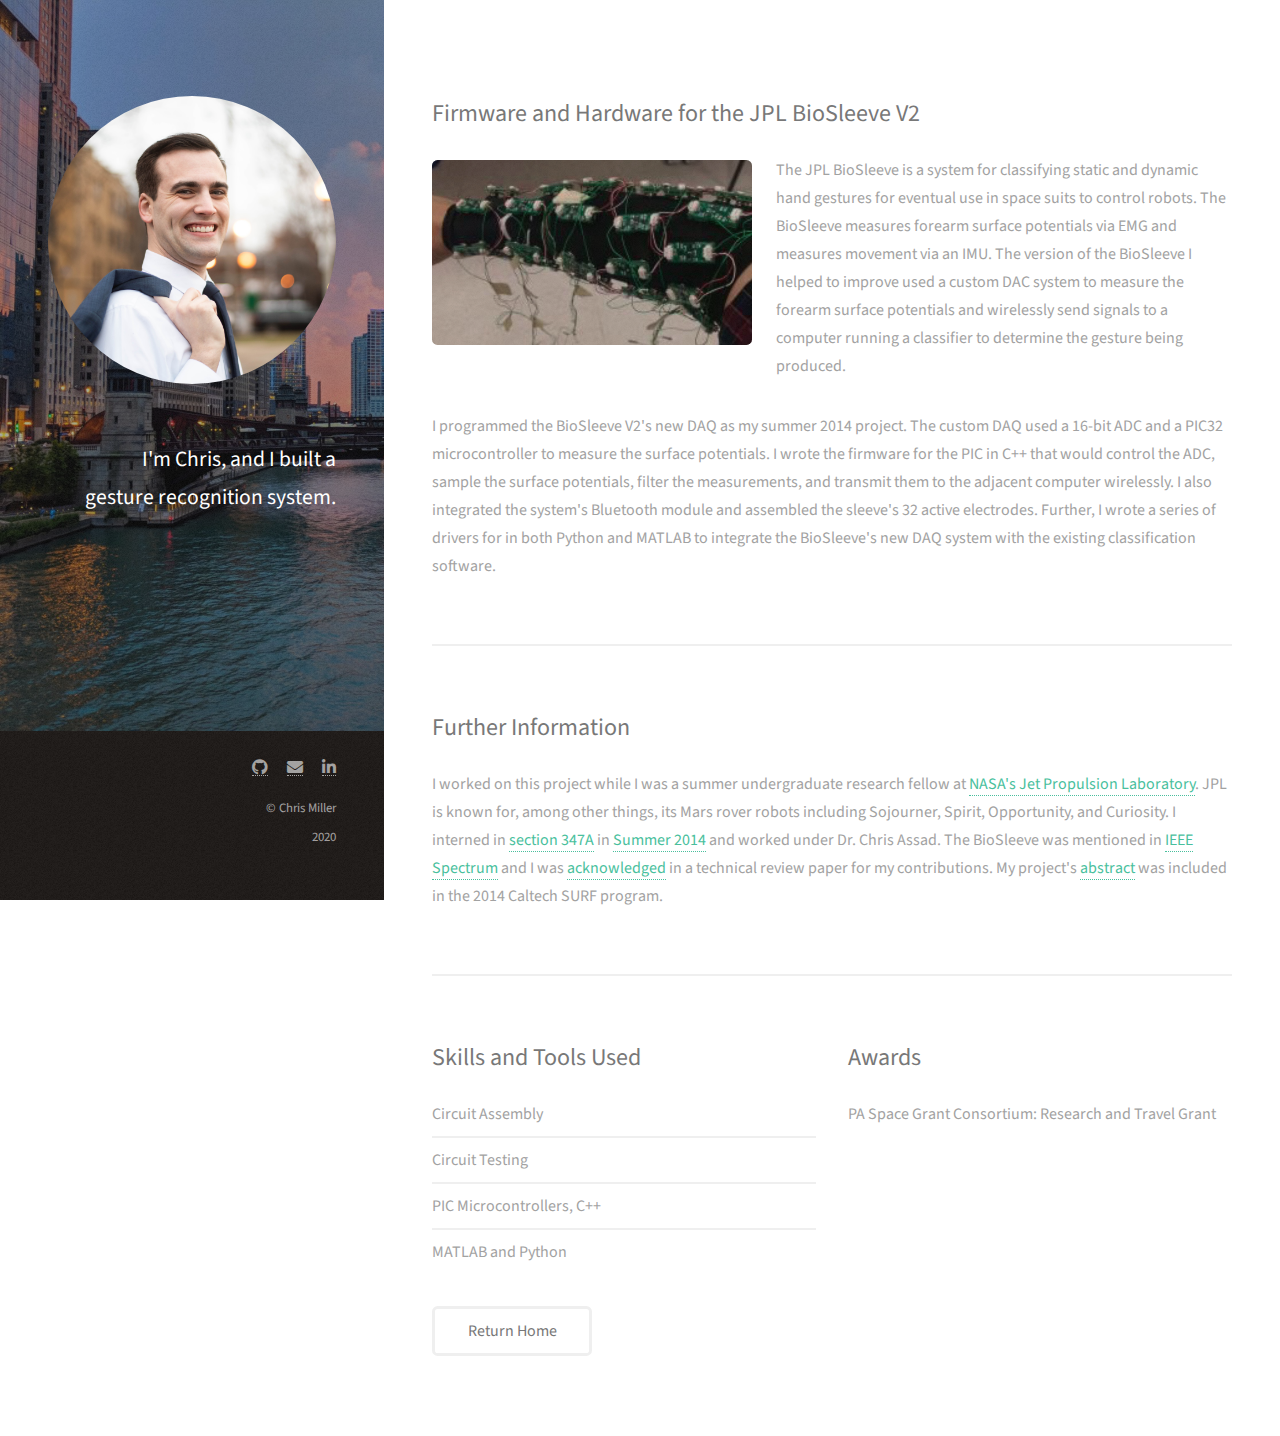
<file: jpl.html>
<!DOCTYPE HTML>
<!--
	Strata by HTML5 UP
	html5up.net | @ajlkn
	Free for personal and commercial use under the CCA 3.0 license (html5up.net/license)
-->
<html>
	<head>
		<title>Chris Miller: Portfolio</title>
		<link rel="icon" href="images/favicon.ico">
		<meta charset="utf-8" />
		<meta name="viewport" content="width=device-width, initial-scale=1, user-scalable=no" />
		<link rel="stylesheet" href="assets/css/main.css" />
	</head>
	<body class="is-preload">

		<!-- Header -->
			<header id="header">
				<div class="inner">
					<a href="index.html" class="image avatar"><img src="images/headshot.jpg" alt="Chris Miller's Face" /></a>
					<h1><strong>I'm Chris</strong>, and I built a<br />
					gesture recognition system.</h1>
				</div>
			</header>

		<!-- Main -->
			<div id="main">

				<!-- One -->
					<section id="Intro">
						<h2>Firmware and Hardware for the JPL BioSleeve V2</h2>
						<p><span class="image left"><img src="images/homeimgs/jpl.jpg" alt="Image from NASA-JPL." /></span> 
							The JPL BioSleeve is a system for classifying static and dynamic hand gestures for eventual use in space suits to control robots. The BioSleeve measures forearm surface potentials via EMG
							and measures movement via an IMU. The version of the BioSleeve I helped to improve used a custom DAC system to measure the forearm surface potentials and wirelessly send signals to a computer
							running a classifier to determine the gesture being produced. 	 
						</p>
						<p>
							I programmed the BioSleeve V2's new DAQ as my summer 2014 project. The custom DAQ used a 16-bit ADC and a PIC32 microcontroller to measure the surface potentials. I wrote the firmware for 
							the PIC in C++ that would control the ADC, sample the surface potentials, filter the measurements, and transmit them to the adjacent computer wirelessly. I also 
							integrated the system's Bluetooth module and assembled the sleeve's 32 active electrodes. Further, I wrote a series of drivers for in both Python and MATLAB to integrate the BioSleeve's new
							DAQ system with the existing classification software. 
						</p>
					</section>

				<!-- Two -->
					<section id="Further Information">
						<h2>Further Information</h2>
						<p> I worked on this project while I was a summer undergraduate research fellow at <a href="https://www.jpl.nasa.gov/"> NASA's Jet Propulsion Laboratory</a>. JPL
							is known for, among other things, its Mars rover robots including Sojourner, Spirit, Opportunity, and Curiosity. I interned in <a href="https://robotics.jpl.nasa.gov/groups/ActuationAndSensing/">section 347A</a> in 
							 <a href="https://robotics.jpl.nasa.gov/groups/summerEmployees.cfm?FuseAction=ShowSummerEmployees&Year=2014">Summer 2014</a> and worked
							under Dr. Chris Assad. The BioSleeve was mentioned in <a href="https://spectrum.ieee.org/automaton/robotics/robotics-hardware/jpl-biosleeve-enables-precise-robot-control-through-hand-and-arm-gestures">IEEE Spectrum</a> and 
							I was <a href="https://ieeexplore.ieee.org/abstract/document/7219668">acknowledged</a> in a technical review paper for my contributions. 
							My project's <a href="assets/Hardware Development for the JPL BioSleeve.pdf">abstract</a> 
							was included in the 2014 Caltech SURF program. 
						</p>
					</section>

				<!-- Three -->
			        <section>
						<div class="row">
                            <div class="col-6 col-12-xsmall">
                                <h2>Skills and Tools Used</h2>
                                <ul class="alt">
                                    <li>Circuit Assembly</li>
									<li>Circuit Testing</li>
									<li>PIC Microcontrollers, C++</li>
									<li>MATLAB and Python</li>
                                </ul>
							</div>
							
							<div class="col-6 col-12-xsmall">
                                <h2>Awards</h2>
                                <ul class="alt">
                                    <li>PA Space Grant Consortium: Research and Travel Grant</li>
                                </ul>
                            </div>
						</div>
						<div class="col-6">
							<ul class="actions">
								<li><a href="index.html" class="button">Return Home</a></li>
							</ul>
						</div>
                    </section>
			</div>

		<!-- Footer -->
			<footer id="footer">
				<div class="inner">
					<ul class="icons">
						<li><a href="https://github.com/chrisxmiller" class="fab fa-github"></a></li>
						<li><a href="mailto:chris.x.miller@gmail.com" class="fas fa-envelope"></a></li>
						<li><a href="https://www.linkedin.com/in/chrisxmiller/" class="fab fa-linkedin-in "></a></li>
					</ul>
					<ul class="copyright">
						<li>&copy; Chris Miller</li><li>2020</a></li>
					</ul>
				</div>
			</footer>

		<!-- Scripts -->
			<script src="assets/js/jquery.min.js"></script>
			<script src="assets/js/jquery.poptrox.min.js"></script>
			<script src="assets/js/browser.min.js"></script>
			<script src="assets/js/breakpoints.min.js"></script>
			<script src="assets/js/util.js"></script>
			<script src="assets/js/main.js"></script>

	</body>
</html>
</file>
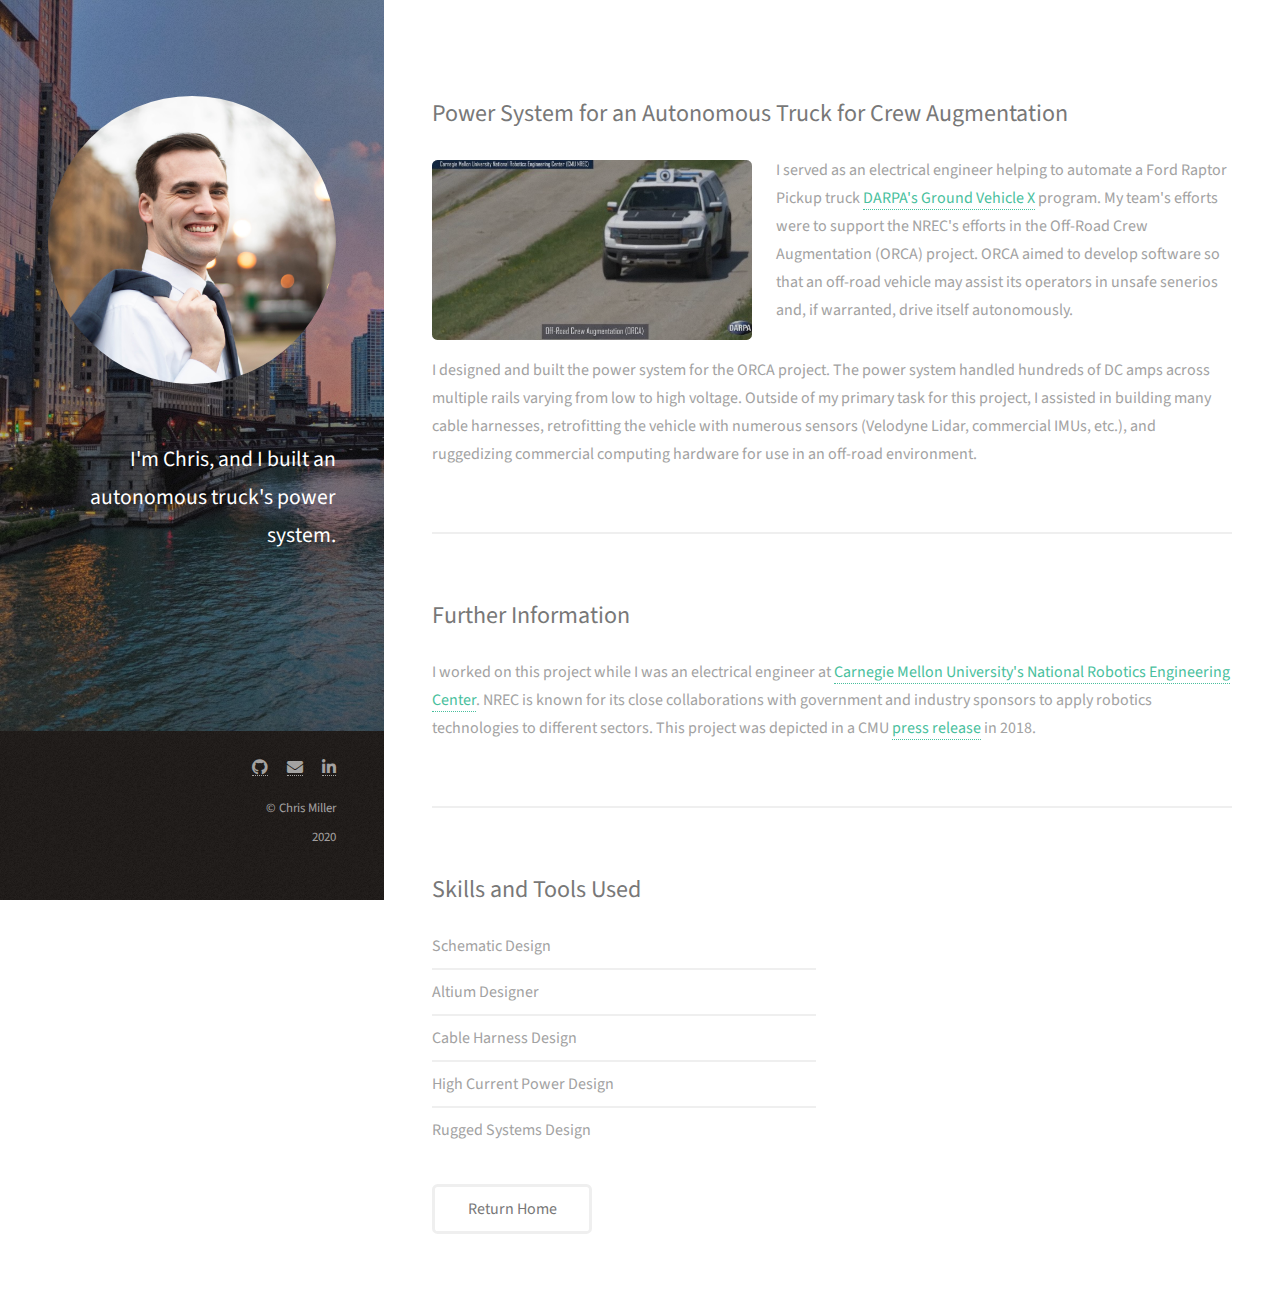
<file: orca.html>
<!DOCTYPE HTML>
<!--
	Strata by HTML5 UP
	html5up.net | @ajlkn
	Free for personal and commercial use under the CCA 3.0 license (html5up.net/license)
-->
<html>
	<head>
		<title>Chris Miller: Portfolio</title>
		<link rel="icon" href="images/favicon.ico">
		<meta charset="utf-8" />
		<meta name="viewport" content="width=device-width, initial-scale=1, user-scalable=no" />
		<link rel="stylesheet" href="assets/css/main.css" />
	</head>
	<body class="is-preload">

		<!-- Header -->
			<header id="header">
				<div class="inner">
					<a href="index.html" class="image avatar"><img src="images/headshot.jpg" alt="Chris Miller's Face" /></a>
					<h1><strong>I'm Chris</strong>, and I built an<br />
					autonomous truck's power system.</h1>
				</div>
			</header>

		<!-- Main -->
			<div id="main">

				<!-- One -->
					<section id="Intro">
						<h2>Power System for an Autonomous Truck for Crew Augmentation</h2>
						<p><span class="image left"><img src="images/homeimgs/orca.jpg" alt="Image from NREC Press Release, below. " /></span> 
							I served as an electrical engineer helping to automate a Ford Raptor Pickup truck <a href=https://www.darpa.mil/news-events/2018-06-22>DARPA's Ground Vehicle X</a> program. My team's efforts
							were to support the NREC's efforts in the Off-Road Crew Augmentation (ORCA) project. ORCA aimed to develop software so that an off-road vehicle may assist its operators in unsafe senerios and, 
							if warranted, drive itself autonomously. 
						</p>
						<p>
							I designed and built the power system for the ORCA project. The power system handled hundreds of DC amps across multiple rails varying from low to high voltage. Outside of my primary task for this project,
							I assisted in building many cable harnesses, retrofitting the vehicle with numerous sensors (Velodyne Lidar, commercial IMUs, etc.), and ruggedizing commercial computing hardware for use in an off-road 
							environment. 
						</p>
					</section>

				<!-- Two -->
					<section id="Further Information">
						<h2>Further Information</h2>
						<p> I worked on this project while I was an electrical engineer at <a href="https://www.nrec.ri.cmu.edu/nrec/index.html">Carnegie Mellon University's National Robotics Engineering Center</a>. 
							NREC is known for its close collaborations with government and industry sponsors to apply robotics technologies to 
							different sectors. This project was depicted in a CMU <a href="https://www.nrec.ri.cmu.edu/nrec/media/news-stories-pages/news-stories-2018/darpa-gxvt.html"> 
								press release</a> in 2018. 
						</p>
					</section>

				<!-- Three -->
			        <section>
						<div class="row">
                            <div class="col-6 col-12-xsmall">
                                <h2>Skills and Tools Used</h2>
                                <ul class="alt">
                                    <li>Schematic Design</li>
									<li>Altium Designer</li>
									<li>Cable Harness Design</li>
									<li>High Current Power Design</li>
									<li>Rugged Systems Design</li>
                                </ul>
                            </div>
						</div>
						<div class="col-6">
							<ul class="actions">
								<li><a href="index.html" class="button">Return Home</a></li>
							</ul>
						</div>
                    </section>
			</div>

		<!-- Footer -->
			<footer id="footer">
				<div class="inner">
					<ul class="icons">
						<li><a href="https://github.com/chrisxmiller" class="fab fa-github"></a></li>
						<li><a href="mailto:chris.x.miller@gmail.com" class="fas fa-envelope"></a></li>
						<li><a href="https://www.linkedin.com/in/chrisxmiller/" class="fab fa-linkedin-in "></a></li>
					</ul>
					<ul class="copyright">
						<li>&copy; Chris Miller</li><li>2020</a></li>
					</ul>
				</div>
			</footer>

		<!-- Scripts -->
			<script src="assets/js/jquery.min.js"></script>
			<script src="assets/js/jquery.poptrox.min.js"></script>
			<script src="assets/js/browser.min.js"></script>
			<script src="assets/js/breakpoints.min.js"></script>
			<script src="assets/js/util.js"></script>
			<script src="assets/js/main.js"></script>

	</body>
</html>
</file>
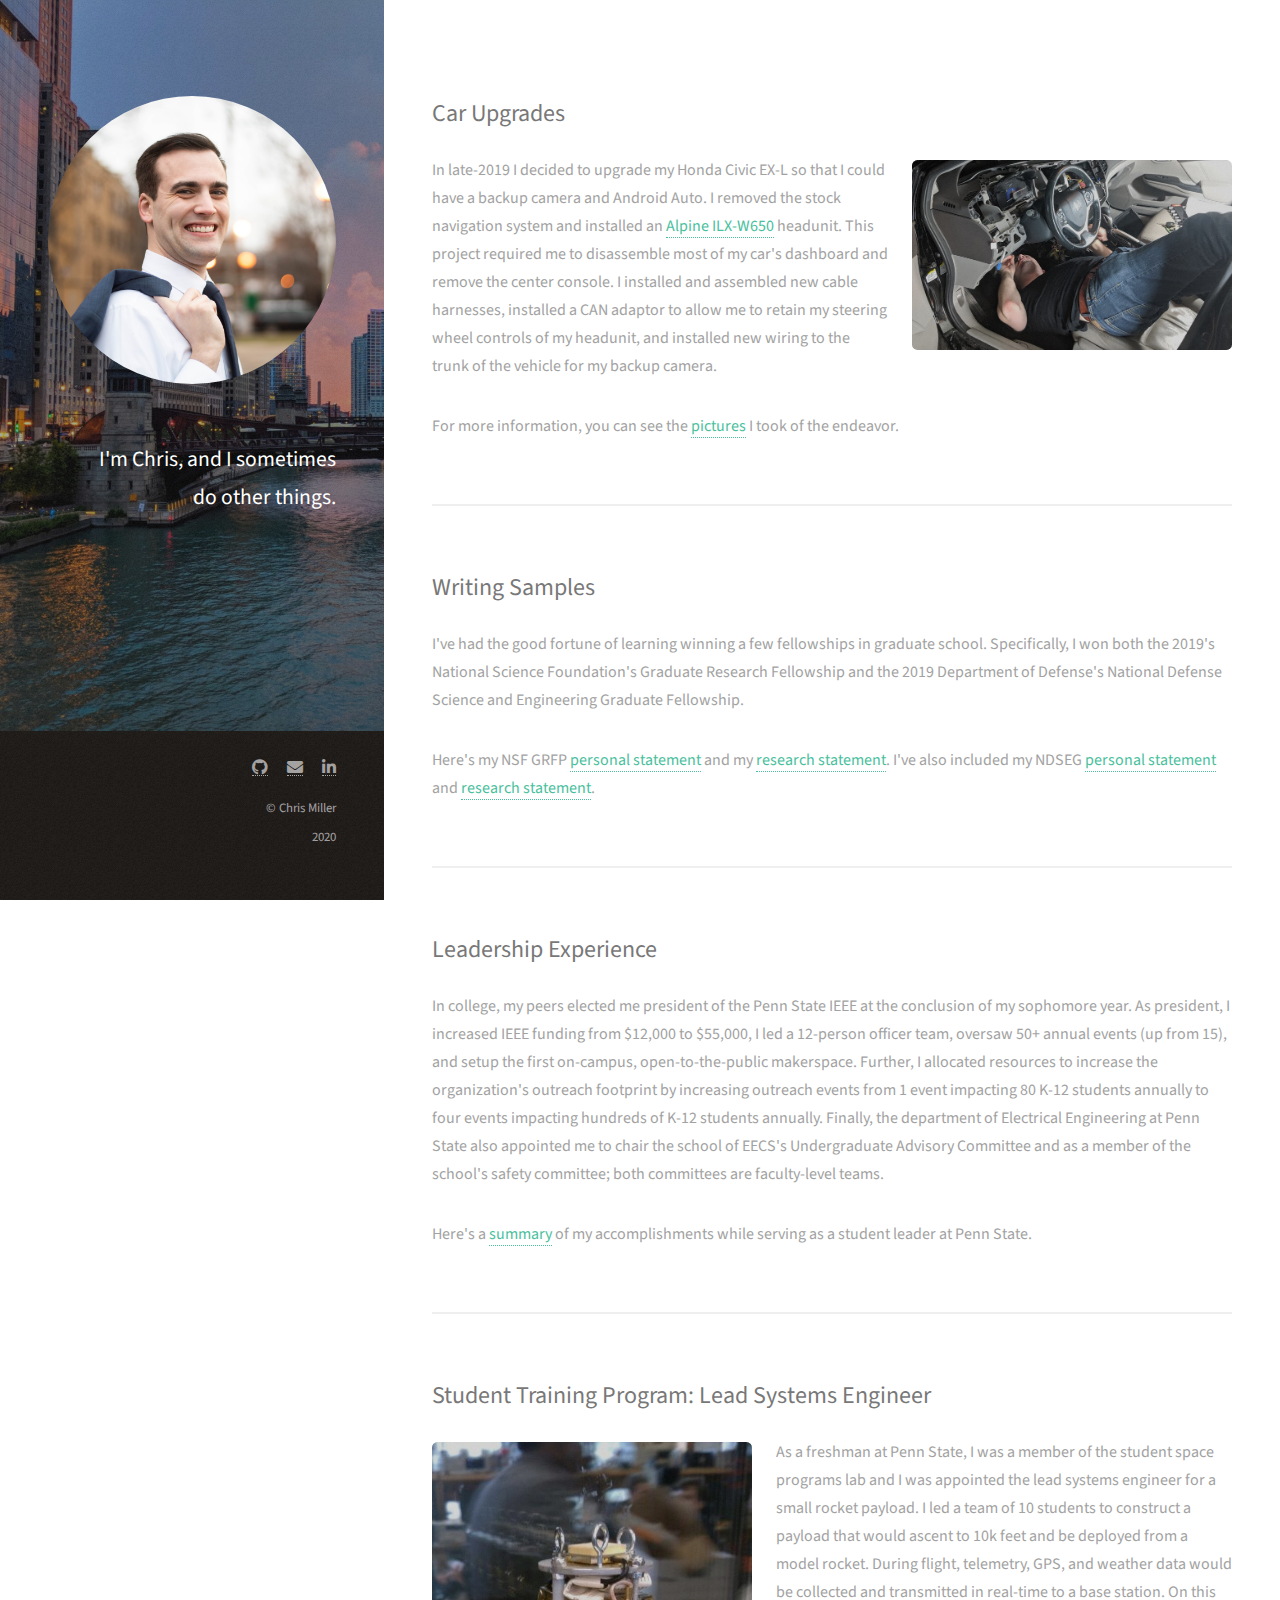
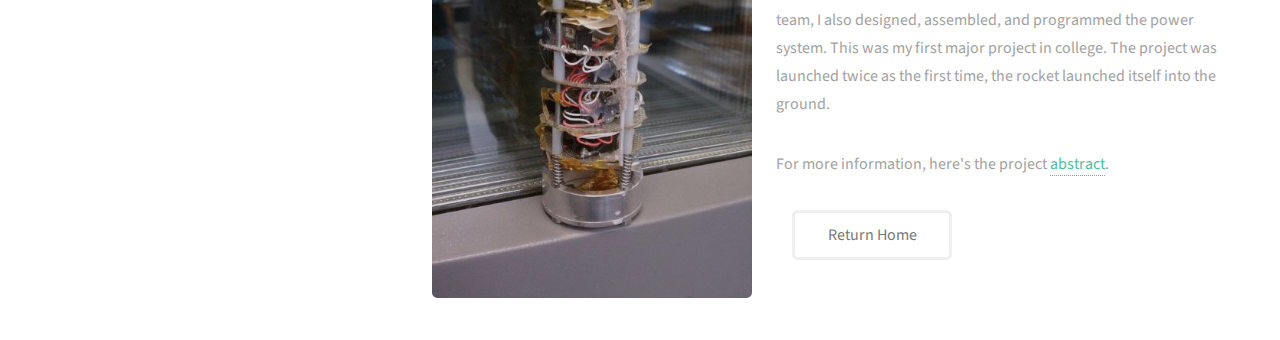
<file: personal.html>
<!DOCTYPE HTML>
<!--
	Strata by HTML5 UP
	html5up.net | @ajlkn
	Free for personal and commercial use under the CCA 3.0 license (html5up.net/license)
-->
<html>
	<head>
		<title>Chris Miller: Portfolio</title>
		<link rel="icon" href="images/favicon.ico">
		<meta charset="utf-8" />
		<meta name="viewport" content="width=device-width, initial-scale=1, user-scalable=no" />
		<link rel="stylesheet" href="assets/css/main.css" />
	</head>
	<body class="is-preload">

		<!-- Header -->
			<header id="header">
				<div class="inner">
					<a href="index.html" class="image avatar"><img src="images/headshot.jpg" alt="Chris Miller's Face" /></a>
					<h1><strong>I'm Chris</strong>, and I sometimes<br />
					do other things.</h1>
				</div>
			</header>

		<!-- Main -->
			<div id="main">

				<!-- One -->
					<section id="ML">
						<h2>Car Upgrades</h2>
						<p><span class="image right"><img src="images/homeimgs/personal.png" alt="Image from argallab." /></span> 
							In late-2019 I decided to upgrade my Honda Civic EX-L so that I could have a backup camera and Android Auto. I removed the stock navigation system
							and installed an <a href="https://www.crutchfield.com/S-cdlYS86UQw5/p_500ILXW650/Alpine-ILX-W650.html">Alpine ILX-W650</a> headunit. This project required 
							me to disassemble most of my car's dashboard and remove the center console. I installed and assembled new cable harnesses, installed a CAN adaptor to allow
							me to retain my steering wheel controls of my headunit, and installed new wiring to the trunk of the vehicle for my backup camera. 
                            <p>
								For more information, you can see the <a href="https://photos.app.goo.gl/jxtUB5HpUucxrQDW6">pictures</a> I took of the endeavor.  
                            </p>
						</p>
					</section>
					<section id="writing">
						<h2>Writing Samples</h2>
						<p>
							I've had the good fortune of learning winning a few fellowships in graduate school. Specifically, I won both the 2019's National Science
							Foundation's Graduate Research Fellowship and the 2019 Department of Defense's National Defense Science and Engineering Graduate Fellowship.  
							<p>
								Here's my NSF GRFP <a href="assets/NSF_PS.pdf">personal statement</a> and my <a href="assets/NSF_RS.pdf">research statement</a>. 
								I've also included my NDSEG <a href="assets/NDSEG_PS.pdf">personal statement</a> and <a href="assets/NDSEG_RS.pdf">research statement</a>. 
							</p>
						</p>
					</section>
					<section id="IEEE">
						<h2>Leadership Experience</h2>
						<p>
							In college, my peers elected me president of the Penn State IEEE at the conclusion of my sophomore year. As president, I increased IEEE funding
							from $12,000 to $55,000, I led a 12-person officer team, oversaw 50+ annual events (up from 15), and setup the first on-campus, open-to-the-public makerspace. 
							Further, I allocated resources to increase the organization's outreach footprint by increasing outreach events from 1 event impacting 80 K-12 students annually to
							four events impacting hundreds of K-12 students annually. Finally, the department of Electrical Engineering at Penn State also appointed me to chair the school of 
							EECS's Undergraduate Advisory Committee and as a member of the school's safety committee; both committees are faculty-level teams. 
							<p>
								Here's a <a href="assets/leadership.pdf">summary</a> of my accomplishments while serving as a student leader at Penn State. 
							</p>
						</p>
					</section>
                <section id="rocket">
                    <h2>Student Training Program: Lead Systems Engineer</h2>
                    <p><span class="image left"><img src="images/projects/Payload.jpg" alt="Image from SSPL." /></span> 
						As a freshman at Penn State, I was a member of the student space programs lab and I was appointed the lead systems engineer for 
						a small rocket payload. I led a team of 10 students to construct a payload that would ascent to 10k feet and be deployed from a model rocket. 
						During flight, telemetry, GPS, and weather data would be collected and transmitted in real-time to a base station. On this team, I also designed, assembled,
						and programmed the power system. This was my first major project in college. 

						The project was launched twice as the first time, the rocket launched itself into the ground. 
                        <p>
                            For more information, here's the project <a href="assets/STP.pdf">abstract</a>. 
                        </p>
                    </p>
                </section>
						<div class="col-6">
							<ul class="actions">
								<li><a href="index.html" class="button">Return Home</a></li>
							</ul>
						</div>
                    </section>
			</div>

		<!-- Footer -->
			<footer id="footer">
				<div class="inner">
					<ul class="icons">
						<li><a href="https://github.com/chrisxmiller" class="fab fa-github"></a></li>
						<li><a href="mailto:chris.x.miller@gmail.com" class="fas fa-envelope"></a></li>
						<li><a href="https://www.linkedin.com/in/chrisxmiller/" class="fab fa-linkedin-in "></a></li>
					</ul>
					<ul class="copyright">
						<li>&copy; Chris Miller</li><li>2020</a></li>
					</ul>
				</div>
			</footer>

		<!-- Scripts -->
			<script src="assets/js/jquery.min.js"></script>
			<script src="assets/js/jquery.poptrox.min.js"></script>
			<script src="assets/js/browser.min.js"></script>
			<script src="assets/js/breakpoints.min.js"></script>
			<script src="assets/js/util.js"></script>
			<script src="assets/js/main.js"></script>

	</body>
</html>
</file>
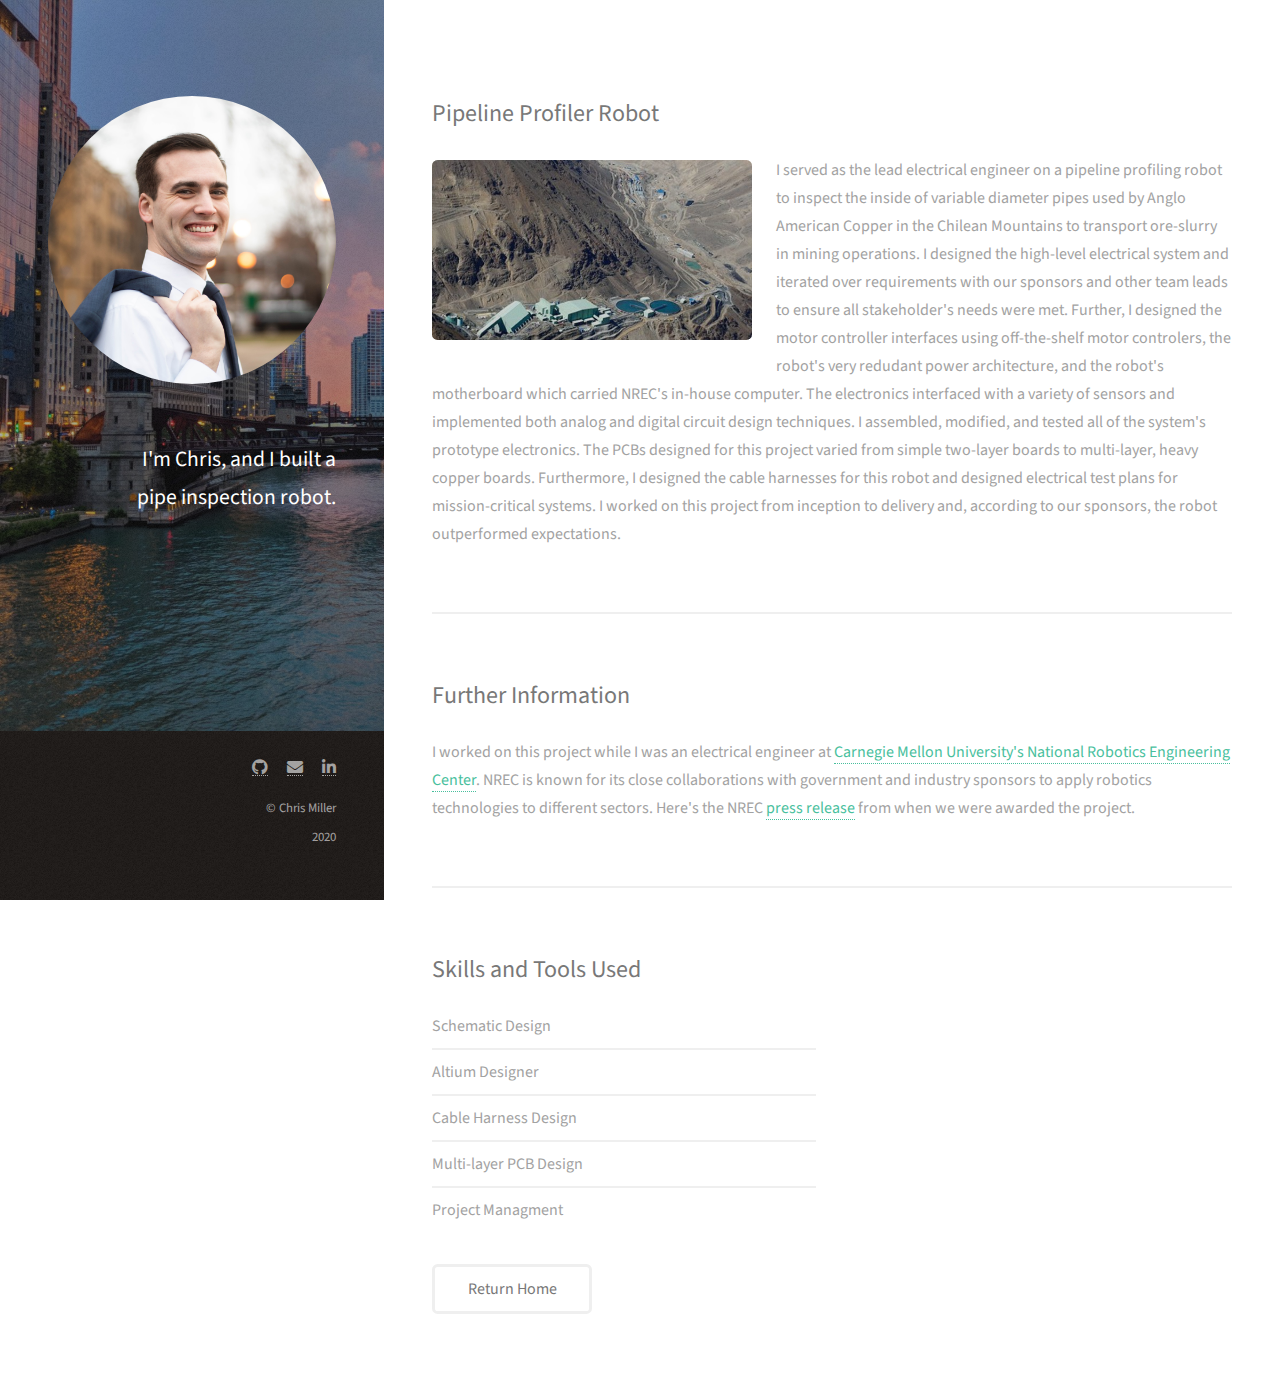
<file: pipepro.html>
<!DOCTYPE HTML>
<!--
	Strata by HTML5 UP
	html5up.net | @ajlkn
	Free for personal and commercial use under the CCA 3.0 license (html5up.net/license)
-->
<html>
	<head>
		<title>Chris Miller: Portfolio</title>
		<link rel="icon" href="images/favicon.ico">
		<meta charset="utf-8" />
		<meta name="viewport" content="width=device-width, initial-scale=1, user-scalable=no" />
		<link rel="stylesheet" href="assets/css/main.css" />
	</head>
	<body class="is-preload">

		<!-- Header -->
			<header id="header">
				<div class="inner">
					<a href="index.html" class="image avatar"><img src="images/headshot.jpg" alt="Chris Miller's Face" /></a>
					<h1><strong>I'm Chris</strong>, and I built a<br />
					pipe inspection robot.</h1>
				</div>
			</header>

		<!-- Main -->
			<div id="main">

				<!-- One -->
					<section id="Intro">
						<h2>Pipeline Profiler Robot</h2>
						<p><span class="image left"><img src="images/homeimgs/pipeprofiler.jpg" alt="Image from NREC Press Release, below. " /></span> 
							I served as the lead electrical engineer on a pipeline profiling robot to inspect the inside of variable diameter pipes used by
							Anglo American Copper in the Chilean Mountains to transport ore-slurry in mining operations. I designed the high-level electrical system and 
							iterated over requirements with our sponsors and other team leads to ensure all stakeholder's needs were met. Further, I designed the motor controller
							interfaces using off-the-shelf motor controlers, the robot's very redudant power architecture, and the robot's motherboard which carried NREC's in-house 
							computer. The electronics interfaced with a variety of sensors and implemented both analog and digital circuit design techniques. I assembled, modified, 
							and tested all of the system's prototype electronics. The PCBs designed for this project varied from simple two-layer 
							boards to multi-layer, heavy copper boards. Furthermore, I designed the cable harnesses for this robot and designed electrical test plans for mission-critical systems. 
							I worked on this project from inception to delivery and, according to our sponsors, the robot outperformed expectations. 
						</p>
					</section>

				<!-- Two -->
					<section id="Further Information">
						<h2>Further Information</h2>
						<p> I worked on this project while I was an electrical engineer at <a href="https://www.nrec.ri.cmu.edu/nrec/index.html">Carnegie Mellon University's National Robotics Engineering Center</a>. 
							NREC is known for its close collaborations with government and industry sponsors to apply robotics technologies to 
							different sectors. Here's the NREC <a href="https://www.nrec.ri.cmu.edu/nrec/media/news-stories-pages/news-stories-2017/pipeline-profiler-project.html"> press release</a> from when we were awarded the project. 
						</p>


					</section>

				<!-- Three -->
			        <section>
						<div class="row">
                            <div class="col-6 col-12-xsmall">
                                <h2>Skills and Tools Used</h2>
                                <ul class="alt">
                                    <li>Schematic Design</li>
									<li>Altium Designer</li>
									<li>Cable Harness Design</li>
									<li>Multi-layer PCB Design</li>
									<li>Project Managment</li>
                                </ul>
                            </div>
						</div>
						<div class="col-6">
							<ul class="actions">
								<li><a href="index.html" class="button">Return Home</a></li>
							</ul>
						</div>
                    </section>
			</div>

		<!-- Footer -->
			<footer id="footer">
				<div class="inner">
					<ul class="icons">
						<li><a href="https://github.com/chrisxmiller" class="fab fa-github"></a></li>
						<li><a href="chris.x.miller@gmail.com" class="fas fa-envelope"></a></li>
						<li><a href="https://www.linkedin.com/in/chrisxmiller/" class="fab fa-linkedin-in "></a></li>
					</ul>
					<ul class="copyright">
						<li>&copy; Chris Miller</li><li>2020</a></li>
					</ul>
				</div>
			</footer>

		<!-- Scripts -->
			<script src="assets/js/jquery.min.js"></script>
			<script src="assets/js/jquery.poptrox.min.js"></script>
			<script src="assets/js/browser.min.js"></script>
			<script src="assets/js/breakpoints.min.js"></script>
			<script src="assets/js/util.js"></script>
			<script src="assets/js/main.js"></script>

	</body>
</html>
</file>
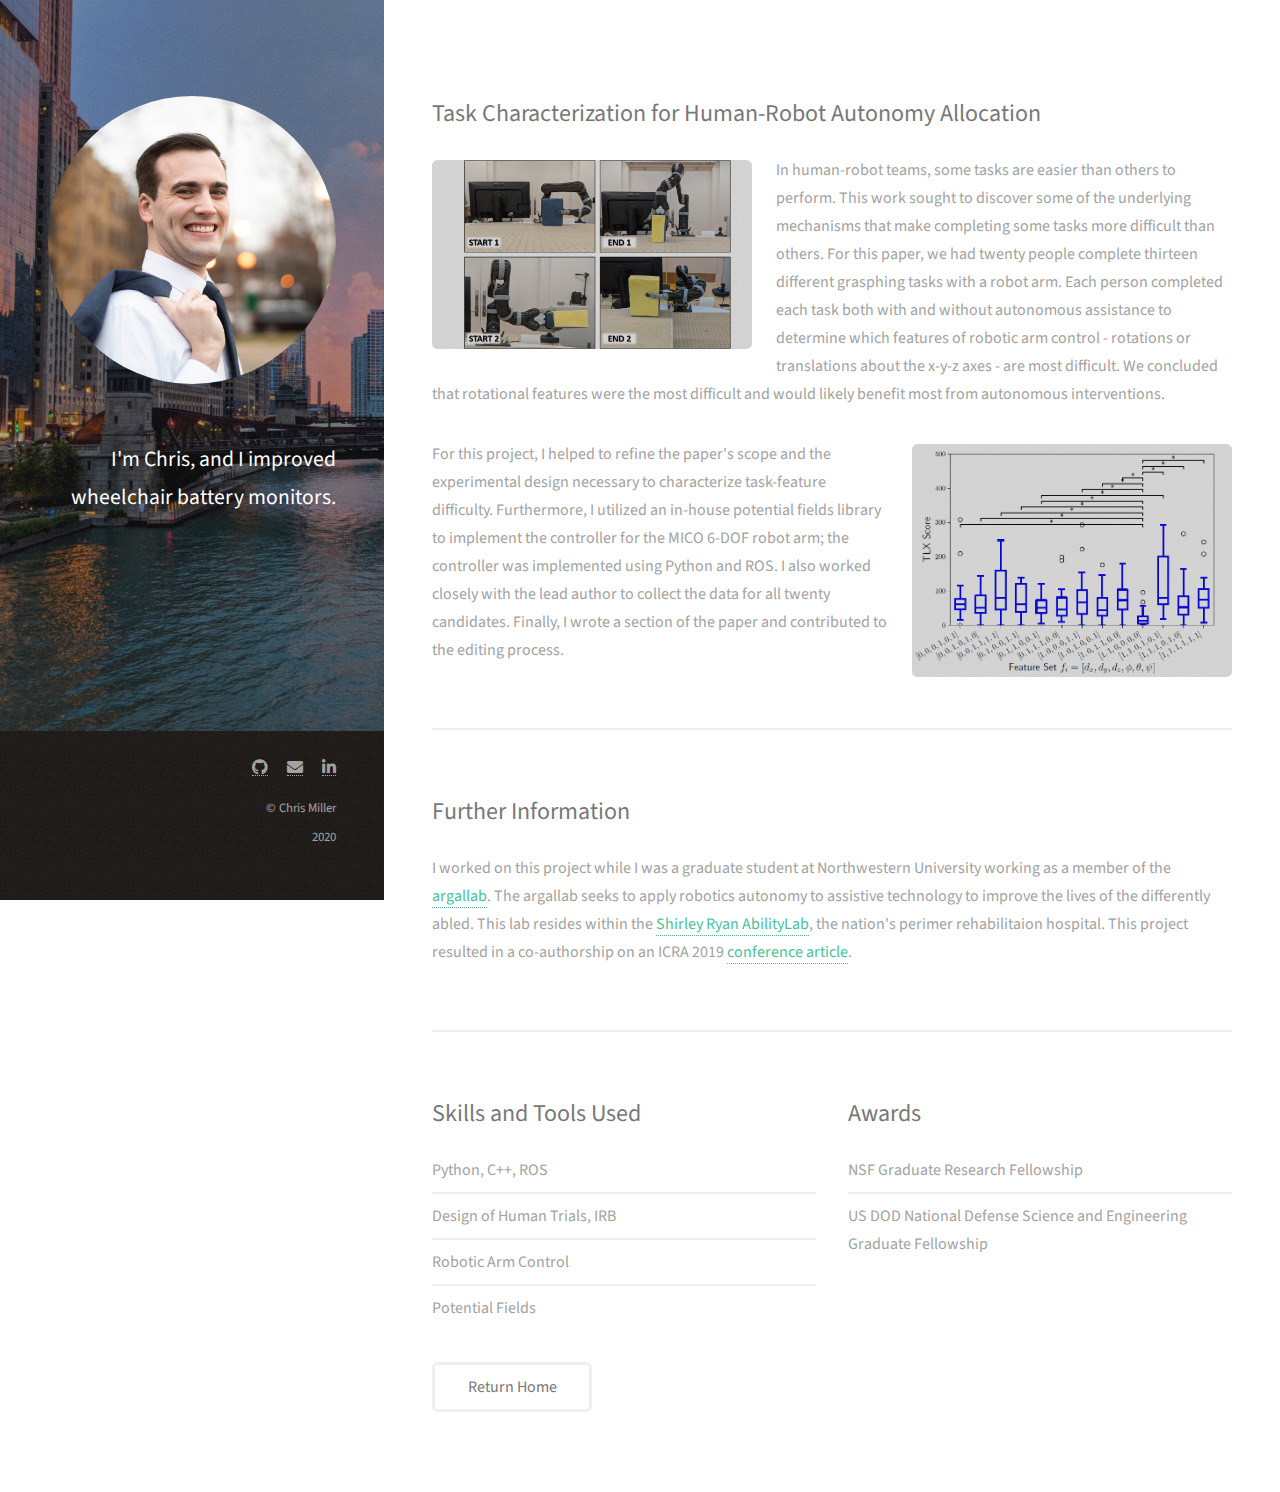
<file: taskfeatures.html>
<!DOCTYPE HTML>
<!--
	Strata by HTML5 UP
	html5up.net | @ajlkn
	Free for personal and commercial use under the CCA 3.0 license (html5up.net/license)
-->
<html>
	<head>
		<title>Chris Miller: Portfolio</title>
		<link rel="icon" href="images/favicon.ico">
		<meta charset="utf-8" />
		<meta name="viewport" content="width=device-width, initial-scale=1, user-scalable=no" />
		<link rel="stylesheet" href="assets/css/main.css" />
	</head>
	<body class="is-preload">

		<!-- Header -->
			<header id="header">
				<div class="inner">
					<a href="index.html" class="image avatar"><img src="images/headshot.jpg" alt="Chris Miller's Face" /></a>
					<h1><strong>I'm Chris</strong>, and I improved<br />
					wheelchair battery monitors.</h1>
				</div>
			</header>

		<!-- Main -->
			<div id="main">

				<!-- One -->
					<section id="Intro">
						<h2>Task Characterization for Human-Robot Autonomy Allocation</h2>
						<p><span class="image left"><img src="images/homeimgs/task.png" alt="Image from argallab." /></span> 
							In human-robot teams, some tasks are easier than others to perform. This work sought to discover some of the underlying mechanisms that make completing some tasks more difficult than others. For this paper, we 
							had twenty people complete thirteen different grasphing tasks with a robot arm. Each person completed each task both with and without autonomous assistance to determine which features of robotic arm control -
							rotations or translations about the x-y-z axes - are most difficult. We concluded that rotational features were the most difficult and would likely benefit most from autonomous interventions. 
						</p>
						<p><span class="image right"><img src="images/projects/task-features.png" alt="Image from argallab." /></span> 
							For this project, I helped to refine the paper's scope and the experimental design necessary to characterize task-feature difficulty. Furthermore, I utilized an in-house potential fields library to implement 
							the controller for the MICO 6-DOF robot arm; the controller was implemented using Python and ROS. I also worked closely with the lead author to collect the data for all twenty candidates. Finally, I wrote 
							a section of the paper and contributed to the editing process. 
						</p>	
					</section>

				<!-- Two -->
					<section id="Further Information">
						<h2>Further Information</h2>
						<p> I worked on this project while I was a graduate student at Northwestern University working as a member of the <a href="https://www.argallab.northwestern.edu/"> argallab</a>. The argallab seeks to apply robotics autonomy 
							to assistive technology	to improve the lives of the differently abled. This lab resides within the <a href="https://www.sralab.org/"> Shirley Ryan AbilityLab</a>, the nation's perimer rehabilitaion hospital. 
							This project resulted in a co-authorship on an ICRA 2019 <a href="assets/paper4.pdf"> conference article</a>. 
						</p>
					</section>

				<!-- Three -->
			        <section>
						<div class="row">
                            <div class="col-6 col-12-xsmall">
                                <h2>Skills and Tools Used</h2>
                                <ul class="alt">
									<li>Python, C++, ROS</li>
									<li>Design of Human Trials, IRB</li>
									<li>Robotic Arm Control</li>
									<li>Potential Fields</li>
                                </ul>
							</div>
							<div class="col-6 col-12-xsmall">
                                <h2>Awards</h2>
                                <ul class="alt">
									<li>NSF Graduate Research Fellowship</li>
									<li>US DOD  National Defense Science and Engineering Graduate Fellowship</li>
                                </ul>
                            </div>
							
						<div class="col-6">
							<ul class="actions">
								<li><a href="index.html" class="button">Return Home</a></li>
							</ul>
						</div>
                    </section>
			</div>

		<!-- Footer -->
			<footer id="footer">
				<div class="inner">
					<ul class="icons">
						<li><a href="https://github.com/chrisxmiller" class="fab fa-github"></a></li>
						<li><a href="mailto:chris.x.miller@gmail.com" class="fas fa-envelope"></a></li>
						<li><a href="https://www.linkedin.com/in/chrisxmiller/" class="fab fa-linkedin-in "></a></li>
					</ul>
					<ul class="copyright">
						<li>&copy; Chris Miller</li><li>2020</a></li>
					</ul>
				</div>
			</footer>

		<!-- Scripts -->
			<script src="assets/js/jquery.min.js"></script>
			<script src="assets/js/jquery.poptrox.min.js"></script>
			<script src="assets/js/browser.min.js"></script>
			<script src="assets/js/breakpoints.min.js"></script>
			<script src="assets/js/util.js"></script>
			<script src="assets/js/main.js"></script>

	</body>
</html>
</file>
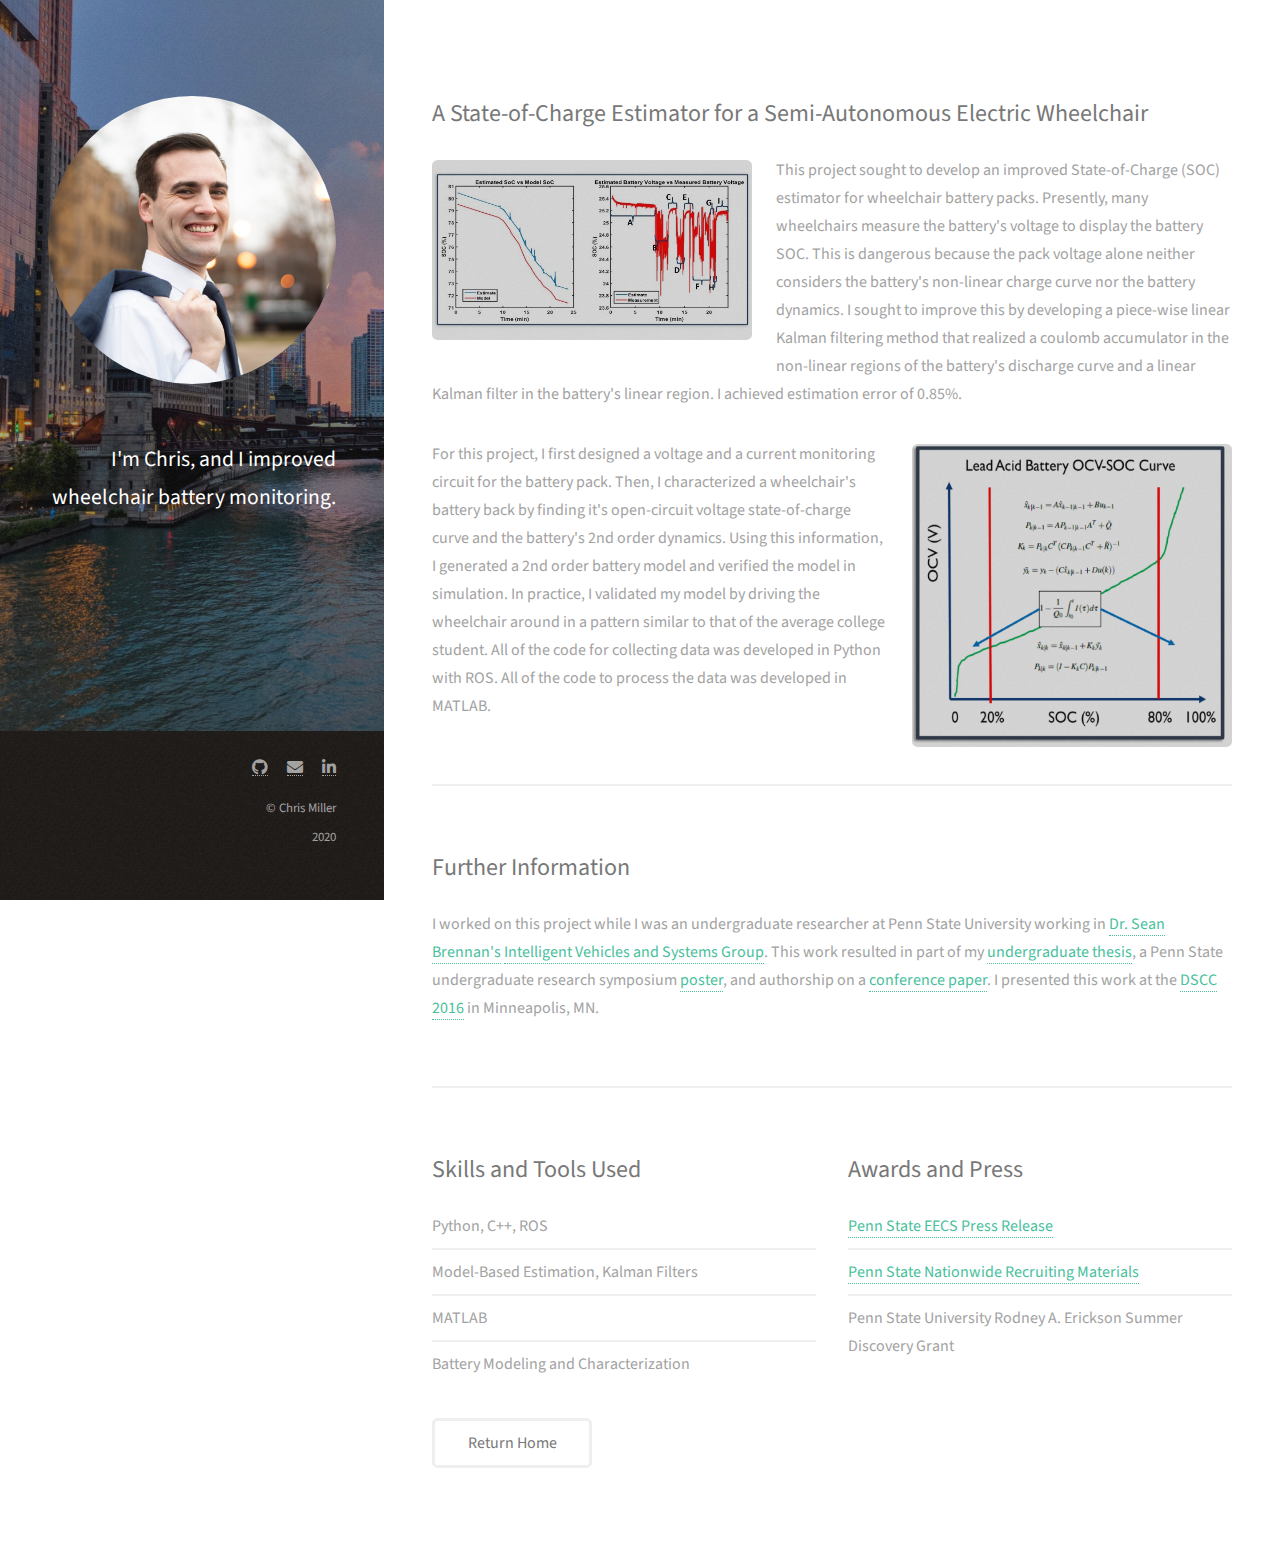
<file: wcbat.html>
<!DOCTYPE HTML>
<!--
	Strata by HTML5 UP
	html5up.net | @ajlkn
	Free for personal and commercial use under the CCA 3.0 license (html5up.net/license)
-->
<html>
	<head>
		<title>Chris Miller: Portfolio</title>
		<link rel="icon" href="images/favicon.ico">
		<meta charset="utf-8" />
		<meta name="viewport" content="width=device-width, initial-scale=1, user-scalable=no" />
		<link rel="stylesheet" href="assets/css/main.css" />
	</head>
	<body class="is-preload">

		<!-- Header -->
			<header id="header">
				<div class="inner">
					<a href="index.html" class="image avatar"><img src="images/headshot.jpg" alt="Chris Miller's Face" /></a>
					<h1><strong>I'm Chris</strong>, and I improved<br />
					wheelchair battery monitoring.</h1>
				</div>
			</header>

		<!-- Main -->
			<div id="main">

				<!-- One -->
					<section id="Intro">
						<h2>A State-of-Charge Estimator for a Semi-Autonomous Electric Wheelchair</h2>
						<p><span class="image left"><img src="images/homeimgs/wcbat.jpg" alt="Image from argallab." /></span> 
                            This project sought to develop an improved State-of-Charge (SOC) estimator for wheelchair battery packs. Presently, many wheelchairs measure the battery's voltage to display the battery SOC. This is dangerous 
                            because the pack voltage alone neither considers the battery's non-linear charge curve nor the battery dynamics. I sought to improve this by developing a piece-wise linear Kalman filtering method that realized
                            a coulomb accumulator in the non-linear regions of the battery's discharge curve and a linear Kalman filter in the battery's linear region. I achieved estimation error of 0.85%.
						</p>
						<p><span class="image right"><img src="images/projects/batcurve.png" alt="Image from argallab." /></span> 
                            For this project, I first designed a voltage and a current monitoring circuit for the battery pack. Then, I characterized a wheelchair's battery back by finding it's open-circuit voltage state-of-charge curve and
                            the battery's 2nd order dynamics. Using this information, I generated a 2nd order battery model and verified the model in simulation. In practice, I validated my model by driving the wheelchair around in a pattern
                            similar to that of the average college student. All of the code for collecting data was developed in Python with ROS. All of the code to process the data was developed in MATLAB.  
						</p>	
					</section>

				<!-- Two -->
                <section id="Further Information">
                    <h2>Further Information</h2>
                    <p> I worked on this project while I was an undergraduate researcher at Penn State University working in <a href="https://www.me.psu.edu/department/directory-detail-g.aspx?q=SNB10">Dr. Sean Brennan's</a>
                    <a href="https://www.mne.psu.edu/ToBoldlyGo/">Intelligent Vehicles and Systems Group</a>. This work resulted in part of my <a href="assets/thesis.pdf">undergraduate thesis</a>, a Penn State undergraduate
                    research symposium <a href="assets/poster2.pdf">poster</a>, and authorship on a <a href="assets/paper1.pdf">conference paper</a>. I presented this work at the <a href="assets/presentation1.pdf">DSCC 2016</a> in Minneapolis, MN.
                    </p>
                </section>


				<!-- Three -->
			        <section>
						<div class="row">
                            <div class="col-6 col-12-xsmall">
                                <h2>Skills and Tools Used</h2>
                                <ul class="alt">
									<li>Python, C++, ROS</li>
									<li>Model-Based Estimation, Kalman Filters</li>
									<li>MATLAB</li>
									<li>Battery Modeling and Characterization</li>
                                </ul>
							</div>
							<div class="col-6 col-12-xsmall">
                                <h2>Awards and Press</h2>
                                <ul class="alt">
									<li><a href="https://news.psu.edu/story/374290/2015/10/08/academics/electrical-engineering-student-does-collaborative-work-robotics">Penn State EECS Press Release</a></li>
									<li><a href="assets/recruiting.pdf">Penn State Nationwide Recruiting Materials</a></li>
									<li>Penn State University Rodney A. Erickson Summer Discovery Grant</li>
                                </ul>
                            </div>
							
						<div class="col-6">
							<ul class="actions">
								<li><a href="index.html" class="button">Return Home</a></li>
							</ul>
						</div>
                    </section>
			</div>

		<!-- Footer -->
			<footer id="footer">
				<div class="inner">
					<ul class="icons">
						<li><a href="https://github.com/chrisxmiller" class="fab fa-github"></a></li>
						<li><a href="mailto:chris.x.miller@gmail.com" class="fas fa-envelope"></a></li>
						<li><a href="https://www.linkedin.com/in/chrisxmiller/" class="fab fa-linkedin-in "></a></li>
					</ul>
					<ul class="copyright">
						<li>&copy; Chris Miller</li><li>2020</a></li>
					</ul>
				</div>
			</footer>

		<!-- Scripts -->
			<script src="assets/js/jquery.min.js"></script>
			<script src="assets/js/jquery.poptrox.min.js"></script>
			<script src="assets/js/browser.min.js"></script>
			<script src="assets/js/breakpoints.min.js"></script>
			<script src="assets/js/util.js"></script>
			<script src="assets/js/main.js"></script>

	</body>
</html>
</file>
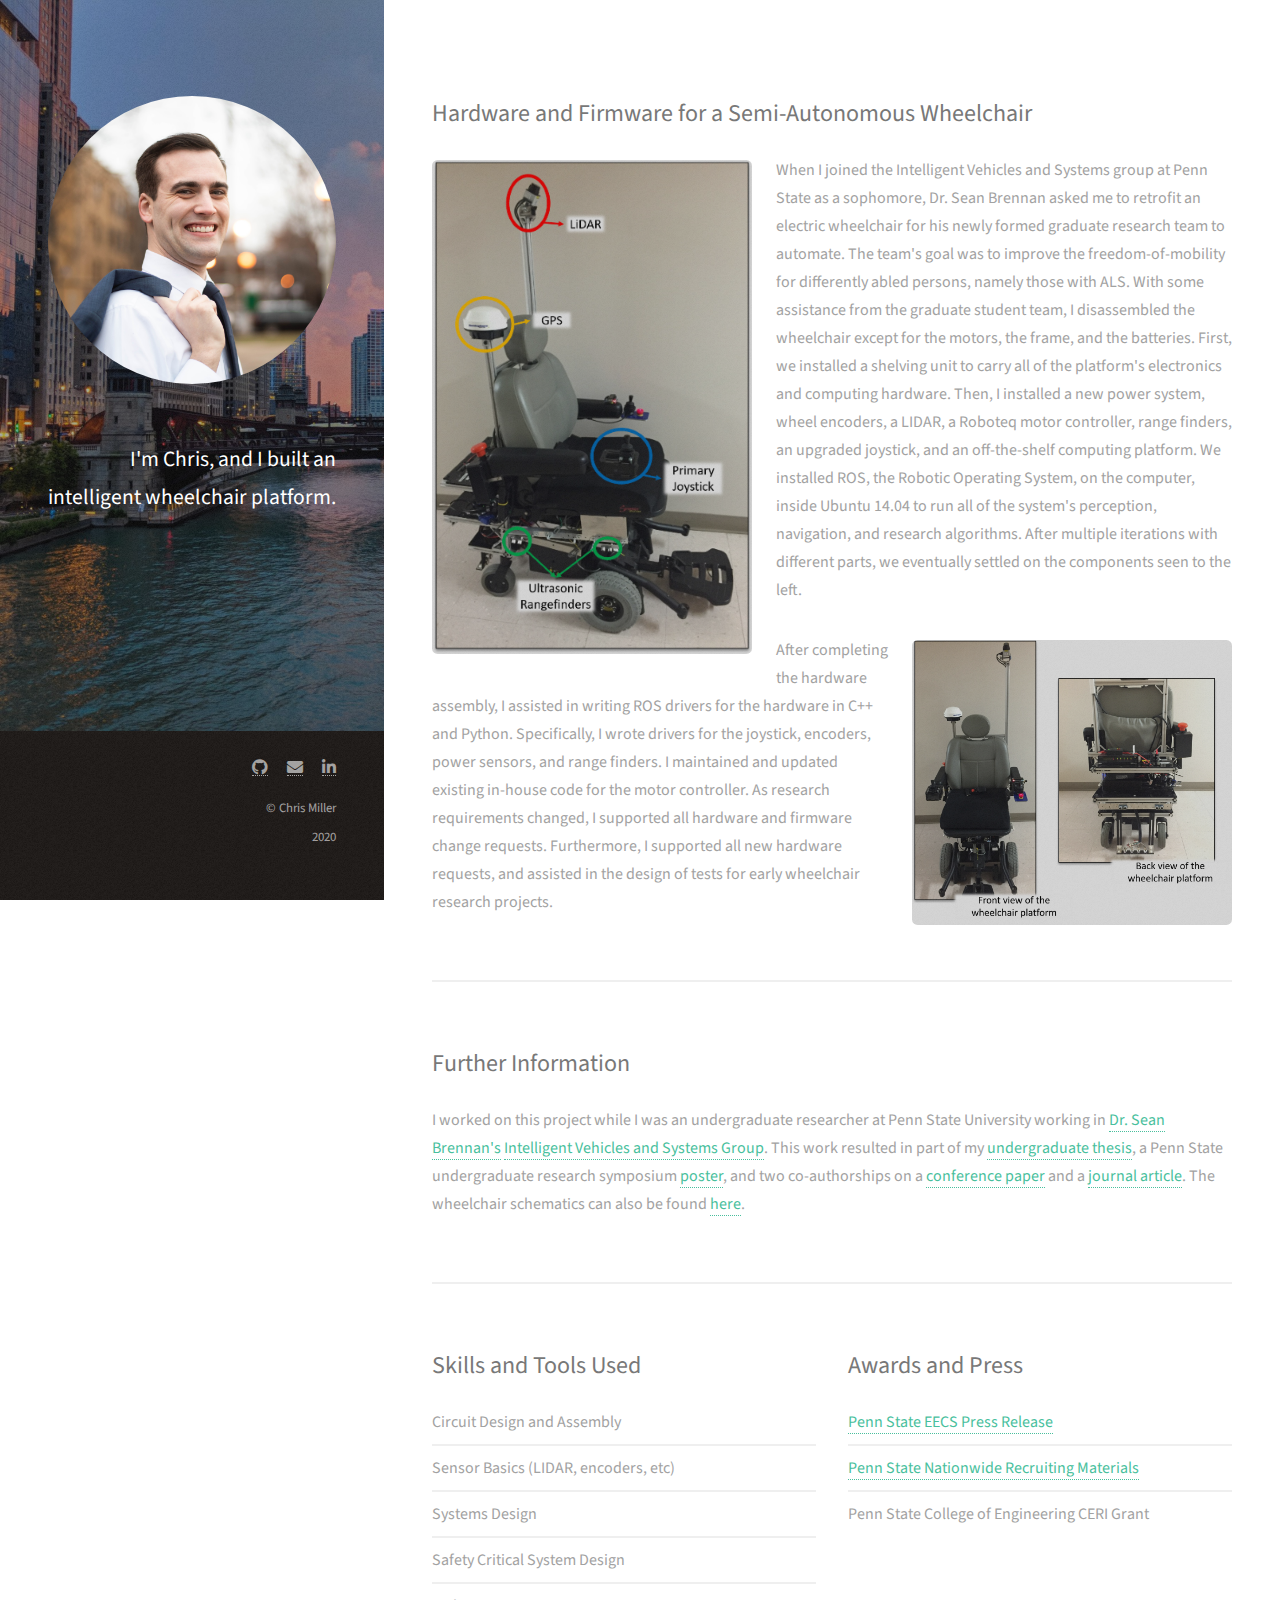
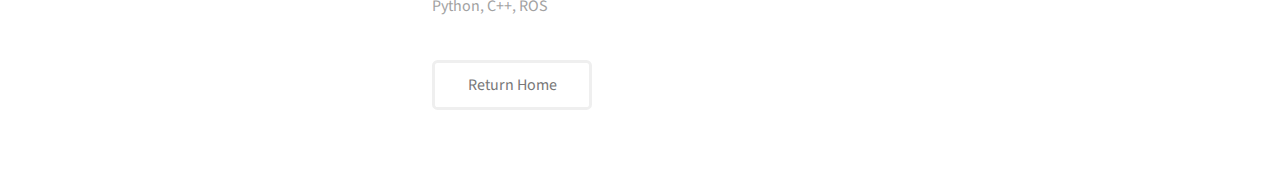
<file: wchw.html>
<!DOCTYPE HTML>
<!--
	Strata by HTML5 UP
	html5up.net | @ajlkn
	Free for personal and commercial use under the CCA 3.0 license (html5up.net/license)
-->
<html>
	<head>
		<title>Chris Miller: Portfolio</title>
		<link rel="icon" href="images/favicon.ico">
		<meta charset="utf-8" />
		<meta name="viewport" content="width=device-width, initial-scale=1, user-scalable=no" />
		<link rel="stylesheet" href="assets/css/main.css" />
	</head>
	<body class="is-preload">

		<!-- Header -->
			<header id="header">
				<div class="inner">
					<a href="index.html" class="image avatar"><img src="images/headshot.jpg" alt="Chris Miller's Face" /></a>
					<h1><strong>I'm Chris</strong>, and I built an<br />
					intelligent wheelchair platform.</h1>
				</div>
			</header>

		<!-- Main -->
			<div id="main">

				<!-- One -->
					<section id="Intro">
						<h2>Hardware and Firmware for a Semi-Autonomous Wheelchair</h2>
						<p><span class="image left"><img src="images/projects/psuwc1.png" alt="Image from Chris Miller Thesis." /></span> 
							When I joined the Intelligent Vehicles and Systems group at Penn State as a sophomore, Dr. Sean Brennan asked me to retrofit an electric wheelchair for his newly formed graduate research team to
							automate. The team's goal was to improve the freedom-of-mobility for differently abled persons, namely those with ALS. With some assistance from the graduate student team, I disassembled the wheelchair
							except for the motors, the frame, and the batteries. First, we installed a shelving unit to carry all of the platform's electronics and computing hardware. Then, I installed a new power system,
							wheel encoders, a LIDAR, a Roboteq motor controller, range finders, an upgraded joystick, and an off-the-shelf computing platform. We installed ROS, the Robotic Operating System, on the computer, 
							inside Ubuntu 14.04 to run all of the system's perception, navigation, and research algorithms. After multiple iterations with different parts, we eventually settled on the components seen to the left.  

						</p>
						<p><span class="image right"><img src="images/projects/psuwc2.png" alt="Image from Chris Miller Thesis." /></span> 
							After completing the hardware assembly, I assisted in writing ROS drivers for the hardware in C++ and Python. Specifically, I wrote drivers for the joystick, encoders, power sensors, and range finders. I 
							maintained and updated existing in-house code for the motor controller. As research requirements changed, I supported all hardware and firmware change requests. Furthermore, I supported all new hardware requests, 
							and assisted in the design of tests	for early wheelchair research projects. 
						</p>
					</section>

				<!-- Two -->
					<section id="Further Information">
						<h2>Further Information</h2>
						<p> I worked on this project while I was an undergraduate researcher at Penn State University working in <a href="https://www.me.psu.edu/department/directory-detail-g.aspx?q=SNB10">Dr. Sean Brennan's</a>
						<a href="https://www.mne.psu.edu/ToBoldlyGo/">Intelligent Vehicles and Systems Group</a>. This work resulted in part of my <a href="assets/thesis.pdf">undergraduate thesis</a>, a Penn State undergraduate
						research symposium <a href="assets/poster1.pdf">poster</a>, and two co-authorships on a <a href="assets/paper2.pdf">conference paper</a> and a <a href="assets/paper3.pdf">journal article</a>. The wheelchair schematics
						can also be found <a href="assets/schematics.pdf">here</a>. 
						</p>
					</section>

				<!-- Three -->
			        <section>
						<div class="row">
                            <div class="col-6 col-12-xsmall">
                                <h2>Skills and Tools Used</h2>
                                <ul class="alt">
                                    <li>Circuit Design and Assembly</li>
									<li>Sensor Basics (LIDAR, encoders, etc)</li>
									<li>Systems Design</li>
									<li>Safety Critical System Design</li>
									<li>Python, C++, ROS</li>
                                </ul>
							</div>
							
							<div class="col-6 col-12-xsmall">
                                <h2>Awards and Press</h2>
                                <ul class="alt">
									<li><a href="https://news.psu.edu/story/374290/2015/10/08/academics/electrical-engineering-student-does-collaborative-work-robotics">Penn State EECS Press Release</a></li>
									<li><a href="assets/recruiting.pdf">Penn State Nationwide Recruiting Materials</a></li>
									<li>Penn State College of Engineering CERI Grant</li>
                                </ul>
                            </div>
						</div>
						<div class="col-6">
							<ul class="actions">
								<li><a href="index.html" class="button">Return Home</a></li>
							</ul>
						</div>
                    </section>
			</div>

		<!-- Footer -->
			<footer id="footer">
				<div class="inner">
					<ul class="icons">
						<li><a href="https://github.com/chrisxmiller" class="fab fa-github"></a></li>
						<li><a href="mailto:chris.x.miller@gmail.com" class="fas fa-envelope"></a></li>
						<li><a href="https://www.linkedin.com/in/chrisxmiller/" class="fab fa-linkedin-in "></a></li>
					</ul>
					<ul class="copyright">
						<li>&copy; Chris Miller</li><li>2020</a></li>
					</ul>
				</div>
			</footer>

		<!-- Scripts -->
			<script src="assets/js/jquery.min.js"></script>
			<script src="assets/js/jquery.poptrox.min.js"></script>
			<script src="assets/js/browser.min.js"></script>
			<script src="assets/js/breakpoints.min.js"></script>
			<script src="assets/js/util.js"></script>
			<script src="assets/js/main.js"></script>

	</body>
</html>
</file>
<file: ml_project/assets/css/ie8.css>
/*
	Read Only by HTML5 UP
	html5up.net | @ajlkn
	Free for personal and commercial use under the CCA 3.0 license (html5up.net/license)
*/

/* Basic */

	code,
	input[type="text"],
	input[type="password"],
	input[type="email"],
	select,
	textarea,
	.box,
	.image,
	.image img,
	input[type="submit"],
	input[type="reset"],
	input[type="button"],
	.button {
		position: relative;
		-ms-behavior: url("assets/js/ie/PIE.htc");
	}

/* Form */

	input[type="text"],
	input[type="password"],
	input[type="email"],
	select {
		line-height: 2.75em;
	}

	input[type="checkbox"],
	input[type="radio"] {
		-moz-appearance: normal;
		-webkit-appearance: normal;
		-ms-appearance: normal;
		appearance: normal;
	}

		input[type="checkbox"] + label,
		input[type="radio"] + label {
			padding: 0 0 0 1.5em;
		}

			input[type="checkbox"] + label:before,
			input[type="radio"] + label:before {
				display: none;
			}

/* Button */

	input[type="submit"].alt,
	input[type="reset"].alt,
	input[type="button"].alt,
	.button.alt {
		border: solid 2px #e4e4e4;
	}
</file>
<file: ml_project/assets/css/main.css>
@import url("font-awesome.min.css");
@import url("https://fonts.googleapis.com/css?family=Lato:400,400italic,700,700italic|Source+Code+Pro:400");

/*
	Read Only by HTML5 UP
	html5up.net | @ajlkn
	Free for personal and commercial use under the CCA 3.0 license (html5up.net/license)
*/

/* Reset */

	html, body, div, span, applet, object, iframe, h1, h2, h3, h4, h5, h6, p, blockquote, pre, a, abbr, acronym, address, big, cite, code, del, dfn, em, img, ins, kbd, q, s, samp, small, strike, strong, sub, sup, tt, var, b, u, i, center, dl, dt, dd, ol, ul, li, fieldset, form, label, legend, table, caption, tbody, tfoot, thead, tr, th, td, article, aside, canvas, details, embed, figure, figcaption, footer, header, hgroup, menu, nav, output, ruby, section, summary, time, mark, audio, video {
		margin: 0;
		padding: 0;
		border: 0;
		font-size: 100%;
		font: inherit;
		vertical-align: baseline;
	}

	article, aside, details, figcaption, figure, footer, header, hgroup, menu, nav, section {
		display: block;
	}

	body {
		line-height: 1;
	}

	ol, ul {
		list-style: none;
	}

	blockquote, q {
		quotes: none;
	}

	blockquote:before, blockquote:after, q:before, q:after {
		content: '';
		content: none;
	}

	table {
		border-collapse: collapse;
		border-spacing: 0;
	}

	body {
		-webkit-text-size-adjust: none;
	}

/* Box Model */

	*, *:before, *:after {
		-moz-box-sizing: border-box;
		-webkit-box-sizing: border-box;
		box-sizing: border-box;
	}

/* Containers */

	.container {
		margin-left: auto;
		margin-right: auto;
	}

	.container.\31 25\25 {
		width: 100%;
		max-width: 56.25em;
		min-width: 45em;
	}

	.container.\37 5\25 {
		width: 33.75em;
	}

	.container.\35 0\25 {
		width: 22.5em;
	}

	.container.\32 5\25 {
		width: 11.25em;
	}

	.container {
		width: 45em;
	}

	@media screen and (max-width: 1680px) {

		.container.\31 25\25 {
			width: 100%;
			max-width: 56.25em;
			min-width: 45em;
		}

		.container.\37 5\25 {
			width: 33.75em;
		}

		.container.\35 0\25 {
			width: 22.5em;
		}

		.container.\32 5\25 {
			width: 11.25em;
		}

		.container {
			width: 45em;
		}

	}

	@media screen and (max-width: 1280px) {

		.container.\31 25\25 {
			width: 100%;
			max-width: 52.5em;
			min-width: 42em;
		}

		.container.\37 5\25 {
			width: 31.5em;
		}

		.container.\35 0\25 {
			width: 21em;
		}

		.container.\32 5\25 {
			width: 10.5em;
		}

		.container {
			width: 42em;
		}

	}

	@media screen and (max-width: 1024px) {

		.container.\31 25\25 {
			width: 100%;
			max-width: 106.25%;
			min-width: 85%;
		}

		.container.\37 5\25 {
			width: 63.75%;
		}

		.container.\35 0\25 {
			width: 42.5%;
		}

		.container.\32 5\25 {
			width: 21.25%;
		}

		.container {
			width: 85% !important;
		}

	}

	@media screen and (max-width: 736px) {

		.container.\31 25\25 {
			width: 100%;
			max-width: 112.5%;
			min-width: 90%;
		}

		.container.\37 5\25 {
			width: 67.5%;
		}

		.container.\35 0\25 {
			width: 45%;
		}

		.container.\32 5\25 {
			width: 22.5%;
		}

		.container {
			width: 90% !important;
		}

	}

	@media screen and (max-width: 480px) {

		.container.\31 25\25 {
			width: 100%;
			max-width: 112.5%;
			min-width: 90%;
		}

		.container.\37 5\25 {
			width: 67.5%;
		}

		.container.\35 0\25 {
			width: 45%;
		}

		.container.\32 5\25 {
			width: 22.5%;
		}

		.container {
			width: 90% !important;
		}

	}

/* Grid */

	.row {
		border-bottom: solid 1px transparent;
		-moz-box-sizing: border-box;
		-webkit-box-sizing: border-box;
		box-sizing: border-box;
	}

	.row > * {
		float: left;
		-moz-box-sizing: border-box;
		-webkit-box-sizing: border-box;
		box-sizing: border-box;
	}

	.row:after, .row:before {
		content: '';
		display: block;
		clear: both;
		height: 0;
	}

	.row.uniform > * > :first-child {
		margin-top: 0;
	}

	.row.uniform > * > :last-child {
		margin-bottom: 0;
	}

	.row.\30 \25 > * {
		padding: 0 0 0 0em;
	}

	.row.\30 \25 {
		margin: 0 0 -1px 0em;
	}

	.row.uniform.\30 \25 > * {
		padding: 0em 0 0 0em;
	}

	.row.uniform.\30 \25 {
		margin: 0em 0 -1px 0em;
	}

	.row > * {
		padding: 0 0 0 2em;
	}

	.row {
		margin: 0 0 -1px -2em;
	}

	.row.uniform > * {
		padding: 2em 0 0 2em;
	}

	.row.uniform {
		margin: -2em 0 -1px -2em;
	}

	.row.\32 00\25 > * {
		padding: 0 0 0 4em;
	}

	.row.\32 00\25 {
		margin: 0 0 -1px -4em;
	}

	.row.uniform.\32 00\25 > * {
		padding: 4em 0 0 4em;
	}

	.row.uniform.\32 00\25 {
		margin: -4em 0 -1px -4em;
	}

	.row.\31 50\25 > * {
		padding: 0 0 0 3em;
	}

	.row.\31 50\25 {
		margin: 0 0 -1px -3em;
	}

	.row.uniform.\31 50\25 > * {
		padding: 3em 0 0 3em;
	}

	.row.uniform.\31 50\25 {
		margin: -3em 0 -1px -3em;
	}

	.row.\35 0\25 > * {
		padding: 0 0 0 1em;
	}

	.row.\35 0\25 {
		margin: 0 0 -1px -1em;
	}

	.row.uniform.\35 0\25 > * {
		padding: 1em 0 0 1em;
	}

	.row.uniform.\35 0\25 {
		margin: -1em 0 -1px -1em;
	}

	.row.\32 5\25 > * {
		padding: 0 0 0 0.5em;
	}

	.row.\32 5\25 {
		margin: 0 0 -1px -0.5em;
	}

	.row.uniform.\32 5\25 > * {
		padding: 0.5em 0 0 0.5em;
	}

	.row.uniform.\32 5\25 {
		margin: -0.5em 0 -1px -0.5em;
	}

	.\31 2u, .\31 2u\24 {
		width: 100%;
		clear: none;
		margin-left: 0;
	}

	.\31 1u, .\31 1u\24 {
		width: 91.6666666667%;
		clear: none;
		margin-left: 0;
	}

	.\31 0u, .\31 0u\24 {
		width: 83.3333333333%;
		clear: none;
		margin-left: 0;
	}

	.\39 u, .\39 u\24 {
		width: 75%;
		clear: none;
		margin-left: 0;
	}

	.\38 u, .\38 u\24 {
		width: 66.6666666667%;
		clear: none;
		margin-left: 0;
	}

	.\37 u, .\37 u\24 {
		width: 58.3333333333%;
		clear: none;
		margin-left: 0;
	}

	.\36 u, .\36 u\24 {
		width: 50%;
		clear: none;
		margin-left: 0;
	}

	.\35 u, .\35 u\24 {
		width: 41.6666666667%;
		clear: none;
		margin-left: 0;
	}

	.\34 u, .\34 u\24 {
		width: 33.3333333333%;
		clear: none;
		margin-left: 0;
	}

	.\33 u, .\33 u\24 {
		width: 25%;
		clear: none;
		margin-left: 0;
	}

	.\32 u, .\32 u\24 {
		width: 16.6666666667%;
		clear: none;
		margin-left: 0;
	}

	.\31 u, .\31 u\24 {
		width: 8.3333333333%;
		clear: none;
		margin-left: 0;
	}

	.\31 2u\24 + *,
	.\31 1u\24 + *,
	.\31 0u\24 + *,
	.\39 u\24 + *,
	.\38 u\24 + *,
	.\37 u\24 + *,
	.\36 u\24 + *,
	.\35 u\24 + *,
	.\34 u\24 + *,
	.\33 u\24 + *,
	.\32 u\24 + *,
	.\31 u\24 + * {
		clear: left;
	}

	.\-11u {
		margin-left: 91.66667%;
	}

	.\-10u {
		margin-left: 83.33333%;
	}

	.\-9u {
		margin-left: 75%;
	}

	.\-8u {
		margin-left: 66.66667%;
	}

	.\-7u {
		margin-left: 58.33333%;
	}

	.\-6u {
		margin-left: 50%;
	}

	.\-5u {
		margin-left: 41.66667%;
	}

	.\-4u {
		margin-left: 33.33333%;
	}

	.\-3u {
		margin-left: 25%;
	}

	.\-2u {
		margin-left: 16.66667%;
	}

	.\-1u {
		margin-left: 8.33333%;
	}

	@media screen and (max-width: 1680px) {

		.row > * {
			padding: 0 0 0 2em;
		}

		.row {
			margin: 0 0 -1px -2em;
		}

		.row.uniform > * {
			padding: 2em 0 0 2em;
		}

		.row.uniform {
			margin: -2em 0 -1px -2em;
		}

		.row.\32 00\25 > * {
			padding: 0 0 0 4em;
		}

		.row.\32 00\25 {
			margin: 0 0 -1px -4em;
		}

		.row.uniform.\32 00\25 > * {
			padding: 4em 0 0 4em;
		}

		.row.uniform.\32 00\25 {
			margin: -4em 0 -1px -4em;
		}

		.row.\31 50\25 > * {
			padding: 0 0 0 3em;
		}

		.row.\31 50\25 {
			margin: 0 0 -1px -3em;
		}

		.row.uniform.\31 50\25 > * {
			padding: 3em 0 0 3em;
		}

		.row.uniform.\31 50\25 {
			margin: -3em 0 -1px -3em;
		}

		.row.\35 0\25 > * {
			padding: 0 0 0 1em;
		}

		.row.\35 0\25 {
			margin: 0 0 -1px -1em;
		}

		.row.uniform.\35 0\25 > * {
			padding: 1em 0 0 1em;
		}

		.row.uniform.\35 0\25 {
			margin: -1em 0 -1px -1em;
		}

		.row.\32 5\25 > * {
			padding: 0 0 0 0.5em;
		}

		.row.\32 5\25 {
			margin: 0 0 -1px -0.5em;
		}

		.row.uniform.\32 5\25 > * {
			padding: 0.5em 0 0 0.5em;
		}

		.row.uniform.\32 5\25 {
			margin: -0.5em 0 -1px -0.5em;
		}

		.\31 2u\28xlarge\29, .\31 2u\24\28xlarge\29 {
			width: 100%;
			clear: none;
			margin-left: 0;
		}

		.\31 1u\28xlarge\29, .\31 1u\24\28xlarge\29 {
			width: 91.6666666667%;
			clear: none;
			margin-left: 0;
		}

		.\31 0u\28xlarge\29, .\31 0u\24\28xlarge\29 {
			width: 83.3333333333%;
			clear: none;
			margin-left: 0;
		}

		.\39 u\28xlarge\29, .\39 u\24\28xlarge\29 {
			width: 75%;
			clear: none;
			margin-left: 0;
		}

		.\38 u\28xlarge\29, .\38 u\24\28xlarge\29 {
			width: 66.6666666667%;
			clear: none;
			margin-left: 0;
		}

		.\37 u\28xlarge\29, .\37 u\24\28xlarge\29 {
			width: 58.3333333333%;
			clear: none;
			margin-left: 0;
		}

		.\36 u\28xlarge\29, .\36 u\24\28xlarge\29 {
			width: 50%;
			clear: none;
			margin-left: 0;
		}

		.\35 u\28xlarge\29, .\35 u\24\28xlarge\29 {
			width: 41.6666666667%;
			clear: none;
			margin-left: 0;
		}

		.\34 u\28xlarge\29, .\34 u\24\28xlarge\29 {
			width: 33.3333333333%;
			clear: none;
			margin-left: 0;
		}

		.\33 u\28xlarge\29, .\33 u\24\28xlarge\29 {
			width: 25%;
			clear: none;
			margin-left: 0;
		}

		.\32 u\28xlarge\29, .\32 u\24\28xlarge\29 {
			width: 16.6666666667%;
			clear: none;
			margin-left: 0;
		}

		.\31 u\28xlarge\29, .\31 u\24\28xlarge\29 {
			width: 8.3333333333%;
			clear: none;
			margin-left: 0;
		}

		.\31 2u\24\28xlarge\29 + *,
		.\31 1u\24\28xlarge\29 + *,
		.\31 0u\24\28xlarge\29 + *,
		.\39 u\24\28xlarge\29 + *,
		.\38 u\24\28xlarge\29 + *,
		.\37 u\24\28xlarge\29 + *,
		.\36 u\24\28xlarge\29 + *,
		.\35 u\24\28xlarge\29 + *,
		.\34 u\24\28xlarge\29 + *,
		.\33 u\24\28xlarge\29 + *,
		.\32 u\24\28xlarge\29 + *,
		.\31 u\24\28xlarge\29 + * {
			clear: left;
		}

		.\-11u\28xlarge\29 {
			margin-left: 91.66667%;
		}

		.\-10u\28xlarge\29 {
			margin-left: 83.33333%;
		}

		.\-9u\28xlarge\29 {
			margin-left: 75%;
		}

		.\-8u\28xlarge\29 {
			margin-left: 66.66667%;
		}

		.\-7u\28xlarge\29 {
			margin-left: 58.33333%;
		}

		.\-6u\28xlarge\29 {
			margin-left: 50%;
		}

		.\-5u\28xlarge\29 {
			margin-left: 41.66667%;
		}

		.\-4u\28xlarge\29 {
			margin-left: 33.33333%;
		}

		.\-3u\28xlarge\29 {
			margin-left: 25%;
		}

		.\-2u\28xlarge\29 {
			margin-left: 16.66667%;
		}

		.\-1u\28xlarge\29 {
			margin-left: 8.33333%;
		}

	}

	@media screen and (max-width: 1280px) {

		.row > * {
			padding: 0 0 0 1.5em;
		}

		.row {
			margin: 0 0 -1px -1.5em;
		}

		.row.uniform > * {
			padding: 1.5em 0 0 1.5em;
		}

		.row.uniform {
			margin: -1.5em 0 -1px -1.5em;
		}

		.row.\32 00\25 > * {
			padding: 0 0 0 3em;
		}

		.row.\32 00\25 {
			margin: 0 0 -1px -3em;
		}

		.row.uniform.\32 00\25 > * {
			padding: 3em 0 0 3em;
		}

		.row.uniform.\32 00\25 {
			margin: -3em 0 -1px -3em;
		}

		.row.\31 50\25 > * {
			padding: 0 0 0 2.25em;
		}

		.row.\31 50\25 {
			margin: 0 0 -1px -2.25em;
		}

		.row.uniform.\31 50\25 > * {
			padding: 2.25em 0 0 2.25em;
		}

		.row.uniform.\31 50\25 {
			margin: -2.25em 0 -1px -2.25em;
		}

		.row.\35 0\25 > * {
			padding: 0 0 0 0.75em;
		}

		.row.\35 0\25 {
			margin: 0 0 -1px -0.75em;
		}

		.row.uniform.\35 0\25 > * {
			padding: 0.75em 0 0 0.75em;
		}

		.row.uniform.\35 0\25 {
			margin: -0.75em 0 -1px -0.75em;
		}

		.row.\32 5\25 > * {
			padding: 0 0 0 0.375em;
		}

		.row.\32 5\25 {
			margin: 0 0 -1px -0.375em;
		}

		.row.uniform.\32 5\25 > * {
			padding: 0.375em 0 0 0.375em;
		}

		.row.uniform.\32 5\25 {
			margin: -0.375em 0 -1px -0.375em;
		}

		.\31 2u\28large\29, .\31 2u\24\28large\29 {
			width: 100%;
			clear: none;
			margin-left: 0;
		}

		.\31 1u\28large\29, .\31 1u\24\28large\29 {
			width: 91.6666666667%;
			clear: none;
			margin-left: 0;
		}

		.\31 0u\28large\29, .\31 0u\24\28large\29 {
			width: 83.3333333333%;
			clear: none;
			margin-left: 0;
		}

		.\39 u\28large\29, .\39 u\24\28large\29 {
			width: 75%;
			clear: none;
			margin-left: 0;
		}

		.\38 u\28large\29, .\38 u\24\28large\29 {
			width: 66.6666666667%;
			clear: none;
			margin-left: 0;
		}

		.\37 u\28large\29, .\37 u\24\28large\29 {
			width: 58.3333333333%;
			clear: none;
			margin-left: 0;
		}

		.\36 u\28large\29, .\36 u\24\28large\29 {
			width: 50%;
			clear: none;
			margin-left: 0;
		}

		.\35 u\28large\29, .\35 u\24\28large\29 {
			width: 41.6666666667%;
			clear: none;
			margin-left: 0;
		}

		.\34 u\28large\29, .\34 u\24\28large\29 {
			width: 33.3333333333%;
			clear: none;
			margin-left: 0;
		}

		.\33 u\28large\29, .\33 u\24\28large\29 {
			width: 25%;
			clear: none;
			margin-left: 0;
		}

		.\32 u\28large\29, .\32 u\24\28large\29 {
			width: 16.6666666667%;
			clear: none;
			margin-left: 0;
		}

		.\31 u\28large\29, .\31 u\24\28large\29 {
			width: 8.3333333333%;
			clear: none;
			margin-left: 0;
		}

		.\31 2u\24\28large\29 + *,
		.\31 1u\24\28large\29 + *,
		.\31 0u\24\28large\29 + *,
		.\39 u\24\28large\29 + *,
		.\38 u\24\28large\29 + *,
		.\37 u\24\28large\29 + *,
		.\36 u\24\28large\29 + *,
		.\35 u\24\28large\29 + *,
		.\34 u\24\28large\29 + *,
		.\33 u\24\28large\29 + *,
		.\32 u\24\28large\29 + *,
		.\31 u\24\28large\29 + * {
			clear: left;
		}

		.\-11u\28large\29 {
			margin-left: 91.66667%;
		}

		.\-10u\28large\29 {
			margin-left: 83.33333%;
		}

		.\-9u\28large\29 {
			margin-left: 75%;
		}

		.\-8u\28large\29 {
			margin-left: 66.66667%;
		}

		.\-7u\28large\29 {
			margin-left: 58.33333%;
		}

		.\-6u\28large\29 {
			margin-left: 50%;
		}

		.\-5u\28large\29 {
			margin-left: 41.66667%;
		}

		.\-4u\28large\29 {
			margin-left: 33.33333%;
		}

		.\-3u\28large\29 {
			margin-left: 25%;
		}

		.\-2u\28large\29 {
			margin-left: 16.66667%;
		}

		.\-1u\28large\29 {
			margin-left: 8.33333%;
		}

	}

	@media screen and (max-width: 1024px) {

		.row > * {
			padding: 0 0 0 1.5em;
		}

		.row {
			margin: 0 0 -1px -1.5em;
		}

		.row.uniform > * {
			padding: 1.5em 0 0 1.5em;
		}

		.row.uniform {
			margin: -1.5em 0 -1px -1.5em;
		}

		.row.\32 00\25 > * {
			padding: 0 0 0 3em;
		}

		.row.\32 00\25 {
			margin: 0 0 -1px -3em;
		}

		.row.uniform.\32 00\25 > * {
			padding: 3em 0 0 3em;
		}

		.row.uniform.\32 00\25 {
			margin: -3em 0 -1px -3em;
		}

		.row.\31 50\25 > * {
			padding: 0 0 0 2.25em;
		}

		.row.\31 50\25 {
			margin: 0 0 -1px -2.25em;
		}

		.row.uniform.\31 50\25 > * {
			padding: 2.25em 0 0 2.25em;
		}

		.row.uniform.\31 50\25 {
			margin: -2.25em 0 -1px -2.25em;
		}

		.row.\35 0\25 > * {
			padding: 0 0 0 0.75em;
		}

		.row.\35 0\25 {
			margin: 0 0 -1px -0.75em;
		}

		.row.uniform.\35 0\25 > * {
			padding: 0.75em 0 0 0.75em;
		}

		.row.uniform.\35 0\25 {
			margin: -0.75em 0 -1px -0.75em;
		}

		.row.\32 5\25 > * {
			padding: 0 0 0 0.375em;
		}

		.row.\32 5\25 {
			margin: 0 0 -1px -0.375em;
		}

		.row.uniform.\32 5\25 > * {
			padding: 0.375em 0 0 0.375em;
		}

		.row.uniform.\32 5\25 {
			margin: -0.375em 0 -1px -0.375em;
		}

		.\31 2u\28medium\29, .\31 2u\24\28medium\29 {
			width: 100%;
			clear: none;
			margin-left: 0;
		}

		.\31 1u\28medium\29, .\31 1u\24\28medium\29 {
			width: 91.6666666667%;
			clear: none;
			margin-left: 0;
		}

		.\31 0u\28medium\29, .\31 0u\24\28medium\29 {
			width: 83.3333333333%;
			clear: none;
			margin-left: 0;
		}

		.\39 u\28medium\29, .\39 u\24\28medium\29 {
			width: 75%;
			clear: none;
			margin-left: 0;
		}

		.\38 u\28medium\29, .\38 u\24\28medium\29 {
			width: 66.6666666667%;
			clear: none;
			margin-left: 0;
		}

		.\37 u\28medium\29, .\37 u\24\28medium\29 {
			width: 58.3333333333%;
			clear: none;
			margin-left: 0;
		}

		.\36 u\28medium\29, .\36 u\24\28medium\29 {
			width: 50%;
			clear: none;
			margin-left: 0;
		}

		.\35 u\28medium\29, .\35 u\24\28medium\29 {
			width: 41.6666666667%;
			clear: none;
			margin-left: 0;
		}

		.\34 u\28medium\29, .\34 u\24\28medium\29 {
			width: 33.3333333333%;
			clear: none;
			margin-left: 0;
		}

		.\33 u\28medium\29, .\33 u\24\28medium\29 {
			width: 25%;
			clear: none;
			margin-left: 0;
		}

		.\32 u\28medium\29, .\32 u\24\28medium\29 {
			width: 16.6666666667%;
			clear: none;
			margin-left: 0;
		}

		.\31 u\28medium\29, .\31 u\24\28medium\29 {
			width: 8.3333333333%;
			clear: none;
			margin-left: 0;
		}

		.\31 2u\24\28medium\29 + *,
		.\31 1u\24\28medium\29 + *,
		.\31 0u\24\28medium\29 + *,
		.\39 u\24\28medium\29 + *,
		.\38 u\24\28medium\29 + *,
		.\37 u\24\28medium\29 + *,
		.\36 u\24\28medium\29 + *,
		.\35 u\24\28medium\29 + *,
		.\34 u\24\28medium\29 + *,
		.\33 u\24\28medium\29 + *,
		.\32 u\24\28medium\29 + *,
		.\31 u\24\28medium\29 + * {
			clear: left;
		}

		.\-11u\28medium\29 {
			margin-left: 91.66667%;
		}

		.\-10u\28medium\29 {
			margin-left: 83.33333%;
		}

		.\-9u\28medium\29 {
			margin-left: 75%;
		}

		.\-8u\28medium\29 {
			margin-left: 66.66667%;
		}

		.\-7u\28medium\29 {
			margin-left: 58.33333%;
		}

		.\-6u\28medium\29 {
			margin-left: 50%;
		}

		.\-5u\28medium\29 {
			margin-left: 41.66667%;
		}

		.\-4u\28medium\29 {
			margin-left: 33.33333%;
		}

		.\-3u\28medium\29 {
			margin-left: 25%;
		}

		.\-2u\28medium\29 {
			margin-left: 16.66667%;
		}

		.\-1u\28medium\29 {
			margin-left: 8.33333%;
		}

	}

	@media screen and (max-width: 736px) {

		.row > * {
			padding: 0 0 0 1.25em;
		}

		.row {
			margin: 0 0 -1px -1.25em;
		}

		.row.uniform > * {
			padding: 1.25em 0 0 1.25em;
		}

		.row.uniform {
			margin: -1.25em 0 -1px -1.25em;
		}

		.row.\32 00\25 > * {
			padding: 0 0 0 2.5em;
		}

		.row.\32 00\25 {
			margin: 0 0 -1px -2.5em;
		}

		.row.uniform.\32 00\25 > * {
			padding: 2.5em 0 0 2.5em;
		}

		.row.uniform.\32 00\25 {
			margin: -2.5em 0 -1px -2.5em;
		}

		.row.\31 50\25 > * {
			padding: 0 0 0 1.875em;
		}

		.row.\31 50\25 {
			margin: 0 0 -1px -1.875em;
		}

		.row.uniform.\31 50\25 > * {
			padding: 1.875em 0 0 1.875em;
		}

		.row.uniform.\31 50\25 {
			margin: -1.875em 0 -1px -1.875em;
		}

		.row.\35 0\25 > * {
			padding: 0 0 0 0.625em;
		}

		.row.\35 0\25 {
			margin: 0 0 -1px -0.625em;
		}

		.row.uniform.\35 0\25 > * {
			padding: 0.625em 0 0 0.625em;
		}

		.row.uniform.\35 0\25 {
			margin: -0.625em 0 -1px -0.625em;
		}

		.row.\32 5\25 > * {
			padding: 0 0 0 0.3125em;
		}

		.row.\32 5\25 {
			margin: 0 0 -1px -0.3125em;
		}

		.row.uniform.\32 5\25 > * {
			padding: 0.3125em 0 0 0.3125em;
		}

		.row.uniform.\32 5\25 {
			margin: -0.3125em 0 -1px -0.3125em;
		}

		.\31 2u\28small\29, .\31 2u\24\28small\29 {
			width: 100%;
			clear: none;
			margin-left: 0;
		}

		.\31 1u\28small\29, .\31 1u\24\28small\29 {
			width: 91.6666666667%;
			clear: none;
			margin-left: 0;
		}

		.\31 0u\28small\29, .\31 0u\24\28small\29 {
			width: 83.3333333333%;
			clear: none;
			margin-left: 0;
		}

		.\39 u\28small\29, .\39 u\24\28small\29 {
			width: 75%;
			clear: none;
			margin-left: 0;
		}

		.\38 u\28small\29, .\38 u\24\28small\29 {
			width: 66.6666666667%;
			clear: none;
			margin-left: 0;
		}

		.\37 u\28small\29, .\37 u\24\28small\29 {
			width: 58.3333333333%;
			clear: none;
			margin-left: 0;
		}

		.\36 u\28small\29, .\36 u\24\28small\29 {
			width: 50%;
			clear: none;
			margin-left: 0;
		}

		.\35 u\28small\29, .\35 u\24\28small\29 {
			width: 41.6666666667%;
			clear: none;
			margin-left: 0;
		}

		.\34 u\28small\29, .\34 u\24\28small\29 {
			width: 33.3333333333%;
			clear: none;
			margin-left: 0;
		}

		.\33 u\28small\29, .\33 u\24\28small\29 {
			width: 25%;
			clear: none;
			margin-left: 0;
		}

		.\32 u\28small\29, .\32 u\24\28small\29 {
			width: 16.6666666667%;
			clear: none;
			margin-left: 0;
		}

		.\31 u\28small\29, .\31 u\24\28small\29 {
			width: 8.3333333333%;
			clear: none;
			margin-left: 0;
		}

		.\31 2u\24\28small\29 + *,
		.\31 1u\24\28small\29 + *,
		.\31 0u\24\28small\29 + *,
		.\39 u\24\28small\29 + *,
		.\38 u\24\28small\29 + *,
		.\37 u\24\28small\29 + *,
		.\36 u\24\28small\29 + *,
		.\35 u\24\28small\29 + *,
		.\34 u\24\28small\29 + *,
		.\33 u\24\28small\29 + *,
		.\32 u\24\28small\29 + *,
		.\31 u\24\28small\29 + * {
			clear: left;
		}

		.\-11u\28small\29 {
			margin-left: 91.66667%;
		}

		.\-10u\28small\29 {
			margin-left: 83.33333%;
		}

		.\-9u\28small\29 {
			margin-left: 75%;
		}

		.\-8u\28small\29 {
			margin-left: 66.66667%;
		}

		.\-7u\28small\29 {
			margin-left: 58.33333%;
		}

		.\-6u\28small\29 {
			margin-left: 50%;
		}

		.\-5u\28small\29 {
			margin-left: 41.66667%;
		}

		.\-4u\28small\29 {
			margin-left: 33.33333%;
		}

		.\-3u\28small\29 {
			margin-left: 25%;
		}

		.\-2u\28small\29 {
			margin-left: 16.66667%;
		}

		.\-1u\28small\29 {
			margin-left: 8.33333%;
		}

	}

	@media screen and (max-width: 480px) {

		.row > * {
			padding: 0 0 0 1.25em;
		}

		.row {
			margin: 0 0 -1px -1.25em;
		}

		.row.uniform > * {
			padding: 1.25em 0 0 1.25em;
		}

		.row.uniform {
			margin: -1.25em 0 -1px -1.25em;
		}

		.row.\32 00\25 > * {
			padding: 0 0 0 2.5em;
		}

		.row.\32 00\25 {
			margin: 0 0 -1px -2.5em;
		}

		.row.uniform.\32 00\25 > * {
			padding: 2.5em 0 0 2.5em;
		}

		.row.uniform.\32 00\25 {
			margin: -2.5em 0 -1px -2.5em;
		}

		.row.\31 50\25 > * {
			padding: 0 0 0 1.875em;
		}

		.row.\31 50\25 {
			margin: 0 0 -1px -1.875em;
		}

		.row.uniform.\31 50\25 > * {
			padding: 1.875em 0 0 1.875em;
		}

		.row.uniform.\31 50\25 {
			margin: -1.875em 0 -1px -1.875em;
		}

		.row.\35 0\25 > * {
			padding: 0 0 0 0.625em;
		}

		.row.\35 0\25 {
			margin: 0 0 -1px -0.625em;
		}

		.row.uniform.\35 0\25 > * {
			padding: 0.625em 0 0 0.625em;
		}

		.row.uniform.\35 0\25 {
			margin: -0.625em 0 -1px -0.625em;
		}

		.row.\32 5\25 > * {
			padding: 0 0 0 0.3125em;
		}

		.row.\32 5\25 {
			margin: 0 0 -1px -0.3125em;
		}

		.row.uniform.\32 5\25 > * {
			padding: 0.3125em 0 0 0.3125em;
		}

		.row.uniform.\32 5\25 {
			margin: -0.3125em 0 -1px -0.3125em;
		}

		.\31 2u\28xsmall\29, .\31 2u\24\28xsmall\29 {
			width: 100%;
			clear: none;
			margin-left: 0;
		}

		.\31 1u\28xsmall\29, .\31 1u\24\28xsmall\29 {
			width: 91.6666666667%;
			clear: none;
			margin-left: 0;
		}

		.\31 0u\28xsmall\29, .\31 0u\24\28xsmall\29 {
			width: 83.3333333333%;
			clear: none;
			margin-left: 0;
		}

		.\39 u\28xsmall\29, .\39 u\24\28xsmall\29 {
			width: 75%;
			clear: none;
			margin-left: 0;
		}

		.\38 u\28xsmall\29, .\38 u\24\28xsmall\29 {
			width: 66.6666666667%;
			clear: none;
			margin-left: 0;
		}

		.\37 u\28xsmall\29, .\37 u\24\28xsmall\29 {
			width: 58.3333333333%;
			clear: none;
			margin-left: 0;
		}

		.\36 u\28xsmall\29, .\36 u\24\28xsmall\29 {
			width: 50%;
			clear: none;
			margin-left: 0;
		}

		.\35 u\28xsmall\29, .\35 u\24\28xsmall\29 {
			width: 41.6666666667%;
			clear: none;
			margin-left: 0;
		}

		.\34 u\28xsmall\29, .\34 u\24\28xsmall\29 {
			width: 33.3333333333%;
			clear: none;
			margin-left: 0;
		}

		.\33 u\28xsmall\29, .\33 u\24\28xsmall\29 {
			width: 25%;
			clear: none;
			margin-left: 0;
		}

		.\32 u\28xsmall\29, .\32 u\24\28xsmall\29 {
			width: 16.6666666667%;
			clear: none;
			margin-left: 0;
		}

		.\31 u\28xsmall\29, .\31 u\24\28xsmall\29 {
			width: 8.3333333333%;
			clear: none;
			margin-left: 0;
		}

		.\31 2u\24\28xsmall\29 + *,
		.\31 1u\24\28xsmall\29 + *,
		.\31 0u\24\28xsmall\29 + *,
		.\39 u\24\28xsmall\29 + *,
		.\38 u\24\28xsmall\29 + *,
		.\37 u\24\28xsmall\29 + *,
		.\36 u\24\28xsmall\29 + *,
		.\35 u\24\28xsmall\29 + *,
		.\34 u\24\28xsmall\29 + *,
		.\33 u\24\28xsmall\29 + *,
		.\32 u\24\28xsmall\29 + *,
		.\31 u\24\28xsmall\29 + * {
			clear: left;
		}

		.\-11u\28xsmall\29 {
			margin-left: 91.66667%;
		}

		.\-10u\28xsmall\29 {
			margin-left: 83.33333%;
		}

		.\-9u\28xsmall\29 {
			margin-left: 75%;
		}

		.\-8u\28xsmall\29 {
			margin-left: 66.66667%;
		}

		.\-7u\28xsmall\29 {
			margin-left: 58.33333%;
		}

		.\-6u\28xsmall\29 {
			margin-left: 50%;
		}

		.\-5u\28xsmall\29 {
			margin-left: 41.66667%;
		}

		.\-4u\28xsmall\29 {
			margin-left: 33.33333%;
		}

		.\-3u\28xsmall\29 {
			margin-left: 25%;
		}

		.\-2u\28xsmall\29 {
			margin-left: 16.66667%;
		}

		.\-1u\28xsmall\29 {
			margin-left: 8.33333%;
		}

	}

/* Basic */

	body {
		background: #fff;
	}

	body, input, select, textarea {
		color: #888;
		font-family: "Lato", sans-serif;
		font-size: 16pt;
		font-weight: 400;
		line-height: 1.75em;
	}

	a {
		-moz-transition: color 0.2s ease-in-out, border-color 0.2s ease-in-out;
		-webkit-transition: color 0.2s ease-in-out, border-color 0.2s ease-in-out;
		-ms-transition: color 0.2s ease-in-out, border-color 0.2s ease-in-out;
		transition: color 0.2s ease-in-out, border-color 0.2s ease-in-out;
		border-bottom: solid 1px #e4e4e4;
		color: inherit;
		text-decoration: none;
	}

		a:hover {
			border-bottom-color: transparent;
			color: #4acaa8 !important;
		}

	strong, b {
		color: #777;
		font-weight: 700;
	}

	em, i {
		font-style: italic;
	}

	p {
		margin: 0 0 2.25em 0;
	}

	h1, h2, h3, h4, h5, h6 {
		color: #777;
		font-weight: 700;
		line-height: 1em;
		margin: 0 0 0.5625em 0;
	}

		h1 a, h2 a, h3 a, h4 a, h5 a, h6 a {
			border: 0;
			color: inherit;
			text-decoration: none;
		}

	h2 {
		font-size: 2em;
		line-height: 1.5em;
	}

	h3 {
		font-size: 1.75em;
		line-height: 1.5em;
	}

	h4 {
		font-size: 1.25em;
		line-height: 1.5em;
	}

	h5 {
		font-size: 0.9em;
		line-height: 1.5em;
	}

	h6 {
		font-size: 0.7em;
		line-height: 1.5em;
	}

	sub {
		font-size: 0.8em;
		position: relative;
		top: 0.5em;
	}

	sup {
		font-size: 0.8em;
		position: relative;
		top: -0.5em;
	}

	hr {
		border: 0;
		border-bottom: solid 2px #f4f4f4;
		margin: 2.25em 0;
	}

		hr.major {
			margin: 3.375em 0;
		}

	blockquote {
		border-left: solid 8px #e4e4e4;
		font-style: italic;
		margin: 0 0 2.25em 0;
		padding: 0.5em 0 0.5em 2em;
	}

	code {
		background: #555;
		border-radius: 5px;
		color: #fff;
		font-family: "Source Code Pro", monospace;
		font-size: 0.9em;
		margin: 0 0.25em;
		padding: 0.25em 0.65em;
	}

	pre {
		font-family: "Source Code Pro", monospace;
		font-size: 0.9em;
		margin: 0 0 2.25em 0;
	}

		pre code {
			-webkit-overflow-scrolling: touch;
			display: block;
			line-height: 1.5em;
			overflow-x: auto;
			padding: 1em 1.5em;
		}

	.align-left {
		text-align: left;
	}

	.align-center {
		text-align: center;
	}

	.align-right {
		text-align: right;
	}

/* Section/Article */

	section.special, article.special {
		text-align: center;
	}

	header p {
		color: #aaa;
		position: relative;
		margin: 0 0 1.6875em 0;
	}

	header h2 + p {
		font-size: 1.25em;
		margin-top: -0.5em;
		line-height: 1.5em;
	}

	header h3 + p {
		font-size: 1.1em;
		margin-top: -0.35em;
		line-height: 1.5em;
	}

	header h4 + p,
	header h5 + p,
	header h6 + p {
		font-size: 0.9em;
		margin-top: -0.25em;
		line-height: 1.5em;
	}

	header.major h2 {
		color: #4acaa8;
		font-size: 3.5em;
	}

		header.major h2 + p {
			color: #777;
			font-size: 1.75em;
			font-weight: 700;
			margin-top: -0.75em;
		}

/* Form */

	form {
		margin: 0 0 2.25em 0;
	}

	label {
		color: #777;
		display: block;
		font-size: 0.9em;
		font-weight: 700;
		margin: 0 0 1.125em 0;
	}

	input::-moz-focus-inner {
		border: 0;
		padding: 0;
	}

	input[type="text"],
	input[type="password"],
	input[type="email"],
	select,
	textarea {
		-moz-appearance: none;
		-webkit-appearance: none;
		-ms-appearance: none;
		appearance: none;
		border-radius: 5px;
		border: none;
		border: solid 2px #e4e4e4;
		color: inherit;
		display: block;
		outline: 0;
		padding: 0 1em;
		text-decoration: none;
		width: 100%;
	}

		input[type="text"]:invalid,
		input[type="password"]:invalid,
		input[type="email"]:invalid,
		select:invalid,
		textarea:invalid {
			box-shadow: none;
		}

		input[type="text"]:focus,
		input[type="password"]:focus,
		input[type="email"]:focus,
		select:focus,
		textarea:focus {
			border-color: #4acaa8;
		}

	.select-wrapper {
		text-decoration: none;
		display: block;
		position: relative;
	}

		.select-wrapper:before {
			-moz-osx-font-smoothing: grayscale;
			-webkit-font-smoothing: antialiased;
			font-family: FontAwesome;
			font-style: normal;
			font-weight: normal;
			text-transform: none !important;
		}

		.select-wrapper:before {
			color: #e4e4e4;
			content: '\f078';
			display: block;
			height: 2.75em;
			line-height: 2.75em;
			pointer-events: none;
			position: absolute;
			right: 0;
			text-align: center;
			top: 0;
			width: 2.75em;
		}

		.select-wrapper select::-ms-expand {
			display: none;
		}

	input[type="text"],
	input[type="password"],
	input[type="email"],
	select {
		height: 2.75em;
	}

	textarea {
		padding: 0.75em 1em;
	}

	input[type="checkbox"],
	input[type="radio"] {
		-moz-appearance: none;
		-webkit-appearance: none;
		-ms-appearance: none;
		appearance: none;
		display: block;
		float: left;
		margin-right: -2em;
		opacity: 0;
		width: 1em;
		z-index: -1;
	}

		input[type="checkbox"] + label,
		input[type="radio"] + label {
			text-decoration: none;
			color: #888;
			cursor: pointer;
			display: inline-block;
			font-size: 1em;
			font-weight: 400;
			padding-left: 2.4em;
			padding-right: 0.75em;
			position: relative;
		}

			input[type="checkbox"] + label:before,
			input[type="radio"] + label:before {
				-moz-osx-font-smoothing: grayscale;
				-webkit-font-smoothing: antialiased;
				font-family: FontAwesome;
				font-style: normal;
				font-weight: normal;
				text-transform: none !important;
			}

			input[type="checkbox"] + label:before,
			input[type="radio"] + label:before {
				background: #fafafa;
				border-radius: 5px;
				border: solid 2px #e4e4e4;
				content: '';
				display: inline-block;
				height: 1.65em;
				left: 0;
				line-height: 1.58125em;
				position: absolute;
				text-align: center;
				top: 0;
				width: 1.65em;
			}

		input[type="checkbox"]:checked + label:before,
		input[type="radio"]:checked + label:before {
			background: #989898;
			border-color: #989898;
			color: #ffffff;
			content: '\f00c';
		}

		input[type="checkbox"]:focus + label:before,
		input[type="radio"]:focus + label:before {
			border-color: #4acaa8;
		}

	input[type="checkbox"] + label:before {
		border-radius: 5px;
	}

	input[type="radio"] + label:before {
		border-radius: 100%;
	}

	::-webkit-input-placeholder {
		color: #aaa !important;
		font-style: italic;
		opacity: 1.0;
	}

	:-moz-placeholder {
		color: #aaa !important;
		font-style: italic;
		opacity: 1.0;
	}

	::-moz-placeholder {
		color: #aaa !important;
		font-style: italic;
		opacity: 1.0;
	}

	:-ms-input-placeholder {
		color: #aaa !important;
		font-style: italic;
		opacity: 1.0;
	}

	.formerize-placeholder {
		color: #aaa !important;
		font-style: italic;
		opacity: 1.0;
	}

/* Box */

	.box {
		border-radius: 5px;
		border: solid 2px #e4e4e4;
		margin-bottom: 2.25em;
		padding: 1.5em;
	}

		.box > :last-child,
		.box > :last-child > :last-child,
		.box > :last-child > :last-child > :last-child {
			margin-bottom: 0;
		}

		.box.alt {
			border: 0;
			border-radius: 0;
			padding: 0;
		}

/* Icon */

	.icon {
		text-decoration: none;
		border-bottom: none;
		position: relative;
	}

		.icon:before {
			-moz-osx-font-smoothing: grayscale;
			-webkit-font-smoothing: antialiased;
			font-family: FontAwesome;
			font-style: normal;
			font-weight: normal;
			text-transform: none !important;
		}

		.icon > .label {
			display: none;
		}

/* Image */

	.image {
		border-radius: 5px;
		border: 0;
		display: inline-block;
		position: relative;
	}

		.image img {
			border-radius: 5px;
			display: block;
		}

		.image.left {
			float: left;
			margin: 0 2.5em 2em 0;
			top: 0.25em;
		}

		.image.right {
			float: right;
			margin: 0 0 2em 2.5em;
			top: 0.25em;
		}

		.image.fit {
			display: block;
			margin: 0 0 2.25em 0;
			width: 100%;
		}

			.image.fit img {
				display: block;
				width: 100%;
			}

		.image.avatar {
			border-radius: 100%;
			overflow: hidden;
		}

			.image.avatar img {
				border-radius: 100%;
				display: block;
				width: 100%;
			}

/* List */

	ol {
		list-style: decimal;
		margin: 0 0 2.25em 0;
		padding-left: 1.25em;
	}

		ol li {
			padding-left: 0.25em;
		}

	ul {
		list-style: disc;
		margin: 0 0 2.25em 0;
		padding-left: 1em;
	}

		ul li {
			padding-left: 0.5em;
		}

		ul.alt {
			list-style: none;
			padding-left: 0;
		}

			ul.alt li {
				border-top: solid 2px #f4f4f4;
				padding: 0.5em 0;
			}

				ul.alt li:first-child {
					border-top: 0;
					padding-top: 0;
				}

		ul.feature-icons {
			list-style: none;
			padding-left: 0;
		}

			ul.feature-icons li {
				text-decoration: none;
				display: inline-block;
				margin: 0 0 1.6875em 0;
				padding: 0.35em 0 0 3.5em;
				position: relative;
				vertical-align: top;
				width: 48%;
			}

				ul.feature-icons li:before {
					-moz-osx-font-smoothing: grayscale;
					-webkit-font-smoothing: antialiased;
					font-family: FontAwesome;
					font-style: normal;
					font-weight: normal;
					text-transform: none !important;
				}

				ul.feature-icons li:before {
					background: #4acaa8;
					border-radius: 100%;
					color: #ffffff;
					display: block;
					height: 2.5em;
					left: 0;
					line-height: 2.5em;
					position: absolute;
					text-align: center;
					top: 0;
					width: 2.5em;
				}

		ul.icons {
			cursor: default;
			list-style: none;
			padding-left: 0;
		}

			ul.icons li {
				display: inline-block;
				padding: 0 1em 0 0;
			}

				ul.icons li:last-child {
					padding-right: 0 !important;
				}

				ul.icons li .icon:before {
					font-size: 1.25em;
				}

		ul.actions {
			cursor: default;
			list-style: none;
			padding-left: 0;
		}

			ul.actions li {
				display: inline-block;
				padding: 0 1.125em 0 0;
				vertical-align: middle;
			}

				ul.actions li:last-child {
					padding-right: 0;
				}

			ul.actions.small li {
				padding: 0 0.5625em 0 0;
			}

			ul.actions.vertical li {
				display: block;
				padding: 1.125em 0 0 0;
			}

				ul.actions.vertical li:first-child {
					padding-top: 0;
				}

				ul.actions.vertical li > * {
					margin-bottom: 0;
				}

			ul.actions.vertical.small li {
				padding: 0.5625em 0 0 0;
			}

				ul.actions.vertical.small li:first-child {
					padding-top: 0;
				}

			ul.actions.fit {
				display: table;
				margin-left: -1.125em;
				padding: 0;
				table-layout: fixed;
				width: calc(100% + 1.125em);
			}

				ul.actions.fit li {
					display: table-cell;
					padding: 0 0 0 1.125em;
				}

					ul.actions.fit li > * {
						margin-bottom: 0;
					}

				ul.actions.fit.small {
					margin-left: -0.5625em;
					width: calc(100% + 0.5625em);
				}

					ul.actions.fit.small li {
						padding: 0 0 0 0.5625em;
					}

	dl {
		margin: 0 0 2.25em 0;
	}

/* Table */

	.table-wrapper {
		-webkit-overflow-scrolling: touch;
		overflow-x: auto;
	}

	table {
		margin: 0 0 2.25em 0;
		width: 100%;
	}

		table tbody tr {
			border: solid 2px #f4f4f4;
			border-left: 0;
			border-right: 0;
		}

			table tbody tr:nth-child(2n + 1) {
				background-color: #fafafa;
			}

		table td {
			padding: 0.75em 0.75em;
		}

		table th {
			color: #777;
			font-size: 0.9em;
			font-weight: 700;
			padding: 0 0.75em 0.75em 0.75em;
			text-align: left;
		}

		table thead {
			border-bottom: solid 4px #e4e4e4;
		}

		table tfoot {
			border-top: solid 4px #e4e4e4;
		}

		table.alt {
			border-collapse: separate;
		}

			table.alt tbody tr td {
				border: solid 2px #e4e4e4;
				border-left-width: 0;
				border-top-width: 0;
			}

				table.alt tbody tr td:first-child {
					border-left-width: 2px;
				}

			table.alt tbody tr:first-child td {
				border-top-width: 2px;
			}

			table.alt thead {
				border-bottom: 0;
			}

			table.alt tfoot {
				border-top: 0;
			}

/* Button */

	input[type="submit"],
	input[type="reset"],
	input[type="button"],
	.button {
		-moz-appearance: none;
		-webkit-appearance: none;
		-ms-appearance: none;
		appearance: none;
		-moz-transition: background-color 0.2s ease-in-out, color 0.2s ease-in-out;
		-webkit-transition: background-color 0.2s ease-in-out, color 0.2s ease-in-out;
		-ms-transition: background-color 0.2s ease-in-out, color 0.2s ease-in-out;
		transition: background-color 0.2s ease-in-out, color 0.2s ease-in-out;
		background-color: #989898;
		border-radius: 5px;
		border: 0;
		color: #ffffff !important;
		cursor: pointer;
		display: inline-block;
		font-weight: 700;
		height: 2.75em;
		line-height: 2.75em;
		padding: 0 1.5em;
		text-align: center;
		text-decoration: none;
		white-space: nowrap;
	}

		input[type="submit"]:hover,
		input[type="reset"]:hover,
		input[type="button"]:hover,
		.button:hover {
			background-color: #a5a5a5;
			color: #ffffff !important;
		}

		input[type="submit"]:active,
		input[type="reset"]:active,
		input[type="button"]:active,
		.button:active {
			background-color: #8b8b8b;
		}

		input[type="submit"].icon,
		input[type="reset"].icon,
		input[type="button"].icon,
		.button.icon {
			padding-left: 1.35em;
		}

			input[type="submit"].icon:before,
			input[type="reset"].icon:before,
			input[type="button"].icon:before,
			.button.icon:before {
				margin-right: 0.5em;
			}

		input[type="submit"].fit,
		input[type="reset"].fit,
		input[type="button"].fit,
		.button.fit {
			display: block;
			margin: 0 0 1.125em 0;
			width: 100%;
		}

		input[type="submit"].small,
		input[type="reset"].small,
		input[type="button"].small,
		.button.small {
			font-size: 0.8em;
		}

		input[type="submit"].big,
		input[type="reset"].big,
		input[type="button"].big,
		.button.big {
			font-size: 1.35em;
		}

		input[type="submit"].alt,
		input[type="reset"].alt,
		input[type="button"].alt,
		.button.alt {
			background-color: transparent;
			box-shadow: inset 0 0 0 2px #e4e4e4;
			color: #777 !important;
		}

			input[type="submit"].alt:hover,
			input[type="reset"].alt:hover,
			input[type="button"].alt:hover,
			.button.alt:hover {
				background-color: #f4f4f4;
				color: #777 !important;
			}

			input[type="submit"].alt:active,
			input[type="reset"].alt:active,
			input[type="button"].alt:active,
			.button.alt:active {
				background-color: #eaeaea;
			}

			input[type="submit"].alt.icon:before,
			input[type="reset"].alt.icon:before,
			input[type="button"].alt.icon:before,
			.button.alt.icon:before {
				color: #aaa;
			}

		input[type="submit"].special,
		input[type="reset"].special,
		input[type="button"].special,
		.button.special {
			background-color: #4acaa8;
			color: #ffffff !important;
		}

			input[type="submit"].special:hover,
			input[type="reset"].special:hover,
			input[type="button"].special:hover,
			.button.special:hover {
				background-color: #5ed0b1;
			}

			input[type="submit"].special:active,
			input[type="reset"].special:active,
			input[type="button"].special:active,
			.button.special:active {
				background-color: #39c29d;
			}

		input[type="submit"].disabled, input[type="submit"]:disabled,
		input[type="reset"].disabled,
		input[type="reset"]:disabled,
		input[type="button"].disabled,
		input[type="button"]:disabled,
		.button.disabled,
		.button:disabled {
			background-color: #888 !important;
			box-shadow: inset 0 -0.15em 0 0 rgba(0, 0, 0, 0.15);
			color: #fff !important;
			cursor: default;
			opacity: 0.25;
		}

/* Features */

	.features article {
		border-top: solid 3px #f4f4f4;
		margin-bottom: 2.25em;
		padding-top: 2.25em;
	}

		.features article:first-child {
			border-top: 0;
			padding-top: 0;
		}

		.features article .image {
			display: inline-block;
			padding-right: 2.5em;
			vertical-align: middle;
			width: 48%;
		}

			.features article .image img {
				display: block;
				width: 100%;
			}

		.features article .inner {
			display: inline-block;
			vertical-align: middle;
			width: 50%;
		}

			.features article .inner > :last-child {
				margin-bottom: 0;
			}

/* Header */

	#header {
		display: -moz-flex;
		display: -webkit-flex;
		display: -ms-flex;
		display: flex;
		-moz-flex-direction: column;
		-webkit-flex-direction: column;
		-ms-flex-direction: column;
		flex-direction: column;
		-moz-justify-content: space-between;
		-webkit-justify-content: space-between;
		-ms-justify-content: space-between;
		justify-content: space-between;
		background: #4acaa8;
		color: #d1f1e9;
		height: 100%;
		overflow-y: auto;
		position: fixed;
		text-align: center;
		top: 0;
		width: 23em;
		right: 0;
	}

		#header h1, #header h2, #header h3, #header h4, #header h5, #header h6 {
			color: #ffffff;
		}

			#header h1 a, #header h2 a, #header h3 a, #header h4 a, #header h5 a, #header h6 a {
				color: #ffffff;
			}

		#header header p {
			color: #b6e9dc;
		}

		#header a {
			color: #d1f1e9;
		}

			#header a:hover {
				color: #ffffff !important;
			}

		#header > header {
			-moz-flex-shrink: 0;
			-webkit-flex-shrink: 0;
			-ms-flex-shrink: 0;
			flex-shrink: 0;
			padding: 3em;
		}

			#header > header .avatar {
				display: block;
				margin: 0 auto 2.25em auto;
				width: 8em;
			}

			#header > header h1 {
				font-size: 1.75em;
				margin: 0;
			}

			#header > header p {
				color: #d1f1e9;
				font-style: italic;
				margin: 1em 0 0 0;
			}

		#header > footer {
			-moz-flex-shrink: 0;
			-webkit-flex-shrink: 0;
			-ms-flex-shrink: 0;
			flex-shrink: 0;
			bottom: 0;
			left: 0;
			padding: 2em;
			width: 100%;
		}

			#header > footer .icons {
				margin: 0;
			}

				#header > footer .icons li a {
					color: #b6e9dc;
				}

		#header > nav {
			-moz-flex-grow: 1;
			-webkit-flex-grow: 1;
			-ms-flex-grow: 1;
			flex-grow: 1;
		}

			#header > nav ul {
				list-style: none;
				margin: 0;
				padding: 0;
			}

				#header > nav ul li {
					border-top: solid 2px #5ccfb0;
					display: block;
					padding: 0;
				}

					#header > nav ul li a {
						-moz-transition: none;
						-webkit-transition: none;
						-ms-transition: none;
						transition: none;
						border: 0;
						color: #ffffff !important;
						display: block;
						padding: 0.85em 0;
						text-decoration: none;
					}

						#header > nav ul li a.active {
							background: #fff;
							color: #4acaa8 !important;
						}

					#header > nav ul li:first-child {
						border-top: 0;
					}

/* Wrapper */

	#wrapper {
		background: #fff;
		padding-right: 23em;
	}

/* Main */

	#main > section {
		border-top: solid 6px #f4f4f4;
	}

		#main > section > .container {
			padding: 6em 0 4em 0;
		}

		#main > section:first-child {
			border-top: 0;
		}

/* One */

	#one:before {
		background-image: url("../../images/banner.jpg");
		background-position: top right;
		background-repeat: no-repeat;
		background-size: cover;
		content: '';
		display: block;
		height: 15em;
		width: 100%;
	}

/* Footer */

	#footer {
		background: #fafafa;
		border-top: 0;
		color: #c0c0c0;
		overflow: hidden;
		padding: 4em 0 2em 0;
	}

		#footer .copyright {
			line-height: 1em;
			list-style: none;
			padding: 0;
		}

			#footer .copyright li {
				border-left: solid 1px #d4d4d4;
				display: inline-block;
				font-size: 0.8em;
				margin-left: 1em;
				padding-left: 1em;
			}

				#footer .copyright li:first-child {
					border-left: 0;
					margin-left: 0;
					padding-left: 0;
				}

				#footer .copyright li a {
					color: inherit;
				}

/* XLarge */

	@media screen and (max-width: 1680px) {

		/* Basic */

			body, input, select, textarea {
				font-size: 13pt;
			}

		/* Header */

			#header {
				width: 21em;
			}

				#header > header {
					padding: 2em;
				}

				#header > footer {
					padding: 1.5em;
				}

		/* Wrapper */

			#wrapper {
				padding-right: 21em;
			}

		/* Main */

			#main > section > .container {
				padding: 4em 0 2em 0;
			}

	}

/* Large */

	@media screen and (max-width: 1280px) {

		/* Basic */

			body, input, select, textarea {
				font-size: 11pt;
			}

		/* Header */

			#header {
				width: 20em;
			}

		/* Wrapper */

			#wrapper {
				padding-right: 20em;
			}

	}

/* Medium */

	#titleBar {
		display: none;
	}

	@media screen and (max-width: 1024px) {

		/* Basic */

			html, body {
				overflow-x: hidden;
			}

			body, input, select, textarea {
				font-size: 12pt;
			}

		/* Image */

			.image.left, .image.right {
				max-width: 40%;
			}

				.image.left img, .image.right img {
					width: 100%;
				}

		/* Header */

			#header {
				-moz-backface-visibility: hidden;
				-webkit-backface-visibility: hidden;
				-ms-backface-visibility: hidden;
				backface-visibility: hidden;
				-moz-transition: -moz-transform 0.5s ease;
				-webkit-transition: -webkit-transform 0.5s ease;
				-ms-transition: -ms-transform 0.5s ease;
				transition: transform 0.5s ease;
				display: block;
				height: 100%;
				overflow-y: auto;
				position: fixed;
				top: 0;
				width: 23em;
				z-index: 10002;
				-moz-transform: translateX(23em);
				-webkit-transform: translateX(23em);
				-ms-transform: translateX(23em);
				transform: translateX(23em);
				right: 0;
			}

				#header > footer {
					bottom: auto;
					left: auto;
					margin: 0.5em 0 0 0;
					position: relative;
					right: auto;
					top: auto;
				}

		/* Wrapper */

			#wrapper {
				-moz-backface-visibility: hidden;
				-webkit-backface-visibility: hidden;
				-ms-backface-visibility: hidden;
				backface-visibility: hidden;
				-moz-transition: -moz-transform 0.5s ease;
				-webkit-transition: -webkit-transform 0.5s ease;
				-ms-transition: -ms-transform 0.5s ease;
				transition: transform 0.5s ease;
				padding: 44px 0 1px 0;
			}

		/* One */

			#one:before {
				height: 10em;
			}

		/* Off-Canvas Navigation */

			#titleBar {
				-moz-backface-visibility: hidden;
				-webkit-backface-visibility: hidden;
				-ms-backface-visibility: hidden;
				backface-visibility: hidden;
				-moz-transition: -moz-transform 0.5s ease;
				-webkit-transition: -webkit-transform 0.5s ease;
				-ms-transition: -ms-transform 0.5s ease;
				transition: transform 0.5s ease;
				display: block;
				height: 44px;
				left: 0;
				position: fixed;
				top: 0;
				width: 100%;
				z-index: 10001;
				background: #222;
				color: #fff;
				min-width: 320px;
			}

				#titleBar .title {
					color: #fff;
					display: block;
					font-weight: 700;
					height: 44px;
					line-height: 44px;
					padding: 0 1em;
					width: 100%;
					text-align: left;
				}

					#titleBar .title a {
						border: 0;
						text-decoration: none;
					}

				#titleBar .toggle {
					text-decoration: none;
					height: 4em;
					position: absolute;
					top: 0;
					width: 6em;
					border: 0;
					outline: 0;
					right: 0;
				}

					#titleBar .toggle:before {
						-moz-osx-font-smoothing: grayscale;
						-webkit-font-smoothing: antialiased;
						font-family: FontAwesome;
						font-style: normal;
						font-weight: normal;
						text-transform: none !important;
					}

					#titleBar .toggle:before {
						background: #4acaa8;
						color: #ffffff;
						content: '\f0c9';
						display: block;
						font-size: 18px;
						height: 44px;
						line-height: 44px;
						position: absolute;
						text-align: center;
						top: 0;
						width: 64px;
						right: 0;
					}

			body.header-visible #wrapper, body.header-visible #titleBar {
				-moz-transform: translateX(-23em);
				-webkit-transform: translateX(-23em);
				-ms-transform: translateX(-23em);
				transform: translateX(-23em);
			}

			body.header-visible #header {
				-moz-transform: translateX(0);
				-webkit-transform: translateX(0);
				-ms-transform: translateX(0);
				transform: translateX(0);
			}

	}

/* Small */

	@media screen and (max-width: 736px) {

		/* Basic */

			body, input, select, textarea {
				font-size: 12pt;
			}

			h1 br, h2 br, h3 br, h4 br, h5 br, h6 br {
				display: none;
			}

			h2 {
				font-size: 1.75em;
			}

			h3 {
				font-size: 1.5em;
			}

			h4 {
				font-size: 1em;
			}

		/* Image */

			.image.left {
				margin: 0 1.5em 1em 0;
			}

			.image.right {
				margin: 0 0 1em 1.5em;
			}

		/* Section/Article */

			header br {
				display: none;
			}

			header.major h2 {
				font-size: 2.5em;
			}

				header.major h2 + p {
					font-size: 1.5em;
				}

		/* Features */

			.features article .image {
				display: block;
				margin: 0 0 2.25em 0;
				padding-right: 0;
				width: 100%;
			}

			.features article .inner {
				display: block;
				width: 100%;
			}

		/* Header */

			#header {
				width: 17em;
				-moz-transform: translateX(17em);
				-webkit-transform: translateX(17em);
				-ms-transform: translateX(17em);
				transform: translateX(17em);
				right: 0;
			}

				#header > header {
					padding: 2em;
				}

					#header > header .avatar {
						margin: 0 auto 1.6875em auto;
						width: 6em;
					}

					#header > header h1 {
						font-size: 1.5em;
					}

					#header > header p {
						margin: 1em 0 0 0;
					}

				#header > footer {
					padding: 1.5em;
				}

		/* Main */

			#main > section > .container {
				padding: 2em 0 0 0;
			}

		/* One */

			#one:before {
				height: 7em;
			}

		/* Footer */

			#footer {
				text-align: center;
			}

				#footer .copyright li {
					border-left: 0;
					display: block;
					line-height: 1.75em;
					margin: 0.75em 0 0 0;
					padding-left: 0;
				}

					#footer .copyright li:first-child {
						margin-top: 0;
					}

		/* Off-Canvas Navigation */

			#titleBar .toggle {
				height: 4em;
				width: 6em;
			}

				#titleBar .toggle:before {
					font-size: 14px;
					width: 44px;
				}

			body.header-visible #wrapper, body.header-visible #titleBar {
				-moz-transform: translateX(-17em);
				-webkit-transform: translateX(-17em);
				-ms-transform: translateX(-17em);
				transform: translateX(-17em);
			}

	}

/* XSmall */

	@media screen and (max-width: 480px) {

		/* Basic */

			html, body {
				min-width: 320px;
			}

			body, input, select, textarea {
				font-size: 12pt;
			}

		/* List */

			ul.actions {
				margin: 0 0 2.25em 0;
			}

				ul.actions li {
					display: block;
					padding: 1.125em 0 0 0;
					text-align: center;
					width: 100%;
				}

					ul.actions li:first-child {
						padding-top: 0;
					}

					ul.actions li > * {
						width: 100%;
						margin: 0 !important;
					}

						ul.actions li > *.icon:before {
							margin-left: -2em;
						}

				ul.actions.small li {
					padding: 0.5625em 0 0 0;
				}

					ul.actions.small li:first-child {
						padding-top: 0;
					}

			ul.feature-icons li {
				display: block;
				width: 100%;
			}

		/* Button */

			input[type="submit"],
			input[type="reset"],
			input[type="button"],
			.button {
				padding: 0;
			}

	}
</file>
<file: assets/css/main.css>
@import url("fontawesome-all.min.css");
@import url("https://fonts.googleapis.com/css?family=Source+Sans+Pro:400,400italic");

/*
	Strata by HTML5 UP
	html5up.net | @ajlkn
	Free for personal and commercial use under the CCA 3.0 license (html5up.net/license)
*/

html, body, div, span, applet, object,
iframe, h1, h2, h3, h4, h5, h6, p, blockquote,
pre, a, abbr, acronym, address, big, cite,
code, del, dfn, em, img, ins, kbd, q, s, samp,
small, strike, strong, sub, sup, tt, var, b,
u, i, center, dl, dt, dd, ol, ul, li, fieldset,
form, label, legend, table, caption, tbody,
tfoot, thead, tr, th, td, article, aside,
canvas, details, embed, figure, figcaption,
footer, header, hgroup, menu, nav, output, ruby,
section, summary, time, mark, audio, video {
	margin: 0;
	padding: 0;
	border: 0;
	font-size: 100%;
	font: inherit;
	vertical-align: baseline;}

article, aside, details, figcaption, figure,
footer, header, hgroup, menu, nav, section {
	display: block;}

body {
	line-height: 1;
}

ol, ul {
	list-style: none;
}

blockquote, q {
	quotes: none;
}

	blockquote:before, blockquote:after, q:before, q:after {
		content: '';
		content: none;
	}

table {
	border-collapse: collapse;
	border-spacing: 0;
}

body {
	-webkit-text-size-adjust: none;
}

mark {
	background-color: transparent;
	color: inherit;
}

input::-moz-focus-inner {
	border: 0;
	padding: 0;
}

input, select, textarea {
	-moz-appearance: none;
	-webkit-appearance: none;
	-ms-appearance: none;
	appearance: none;
}

/* Basic */

	html {
		box-sizing: border-box;
	}

	*, *:before, *:after {
		box-sizing: inherit;
	}

	body {
		background: #fff;
	}

		body.is-preload *, body.is-preload *:before, body.is-preload *:after {
			-moz-animation: none !important;
			-webkit-animation: none !important;
			-ms-animation: none !important;
			animation: none !important;
			-moz-transition: none !important;
			-webkit-transition: none !important;
			-ms-transition: none !important;
			transition: none !important;
		}

	body, input, select, textarea {
		color: #a2a2a2;
		font-family: "Source Sans Pro", Helvetica, sans-serif;
		font-size: 16pt;
		font-weight: 400;
		line-height: 1.75em;
	}

	a {
		-moz-transition: color 0.2s ease-in-out, border-color 0.2s ease-in-out;
		-webkit-transition: color 0.2s ease-in-out, border-color 0.2s ease-in-out;
		-ms-transition: color 0.2s ease-in-out, border-color 0.2s ease-in-out;
		transition: color 0.2s ease-in-out, border-color 0.2s ease-in-out;
		border-bottom: dotted 1px;
		color: #49bf9d;
		text-decoration: none;
	}

		a:hover {
			border-bottom-color: transparent;
			color: #49bf9d !important;
			text-decoration: none;
		}

	strong, b {
		color: #787878;
		font-weight: 400;
	}

	em, i {
		font-style: italic;
	}

	p {
		margin: 0 0 2em 0;
	}

	h1, h2, h3, h4, h5, h6 {
		color: #787878;
		font-weight: 400;
		line-height: 1em;
		margin: 0 0 1em 0;
	}

		h1 a, h2 a, h3 a, h4 a, h5 a, h6 a {
			color: inherit;
			text-decoration: none;
		}

	h1 {
		font-size: 2em;
		line-height: 1.5em;
	}

	h2 {
		font-size: 1.5em;
		line-height: 1.5em;
	}

	h3 {
		font-size: 1.25em;
		line-height: 1.5em;
	}

	h4 {
		font-size: 1.1em;
		line-height: 1.5em;
	}

	h5 {
		font-size: 0.9em;
		line-height: 1.5em;
	}

	h6 {
		font-size: 0.7em;
		line-height: 1.5em;
	}

	sub {
		font-size: 0.8em;
		position: relative;
		top: 0.5em;
	}

	sup {
		font-size: 0.8em;
		position: relative;
		top: -0.5em;
	}

	hr {
		border: 0;
		border-bottom: solid 2px #efefef;
		margin: 2em 0;
	}

		hr.major {
			margin: 3em 0;
		}

	blockquote {
		border-left: solid 6px #efefef;
		font-style: italic;
		margin: 0 0 2em 0;
		padding: 0.5em 0 0.5em 1.5em;
	}

	code {
		background: #f7f7f7;
		border-radius: 0.35em;
		border: solid 2px #efefef;
		font-family: "Courier New", monospace;
		font-size: 0.9em;
		margin: 0 0.25em;
		padding: 0.25em 0.65em;
	}

	pre {
		-webkit-overflow-scrolling: touch;
		font-family: "Courier New", monospace;
		font-size: 0.9em;
		margin: 0 0 2em 0;
	}

		pre code {
			display: block;
			line-height: 1.75em;
			padding: 1em 1.5em;
			overflow-x: auto;
		}

	.align-left {
		text-align: left;
	}

	.align-center {
		text-align: center;
	}

	.align-right {
		text-align: right;
	}

/* Container */

	.container {
		margin: 0 auto;
		max-width: calc(100% - 4em);
		width: 100%;
	}

		.container.xsmall {
			width: 25%;
		}

		.container.small {
			width: 50%;
		}

		.container.medium {
			width: 75%;
		}

		.container.large {
			width: 125%;
		}

		.container.xlarge {
			width: 150%;
		}

		.container.max {
			width: 100%;
		}

		@media screen and (max-width: 980px) {

			.container {
				width: 100% !important;
				max-width: 100% !important;
			}

		}

		@media screen and (max-width: 480px) {

			.container {
				max-width: calc(100% - 3em);
			}

		}

/* Row */

	.row {
		display: flex;
		flex-wrap: wrap;
		box-sizing: border-box;
		align-items: stretch;
	}

		.row > * {
			box-sizing: border-box;
		}

		.row.gtr-uniform > * > :last-child {
			margin-bottom: 0;
		}

		.row.aln-left {
			justify-content: flex-start;
		}

		.row.aln-center {
			justify-content: center;
		}

		.row.aln-right {
			justify-content: flex-end;
		}

		.row.aln-top {
			align-items: flex-start;
		}

		.row.aln-middle {
			align-items: center;
		}

		.row.aln-bottom {
			align-items: flex-end;
		}

		.row > .imp {
			order: -1;
		}

		.row > .col-1 {
			width: 8.33333%;
		}

		.row > .off-1 {
			margin-left: 8.33333%;
		}

		.row > .col-2 {
			width: 16.66667%;
		}

		.row > .off-2 {
			margin-left: 16.66667%;
		}

		.row > .col-3 {
			width: 25%;
		}

		.row > .off-3 {
			margin-left: 25%;
		}

		.row > .col-4 {
			width: 33.33333%;
		}

		.row > .off-4 {
			margin-left: 33.33333%;
		}

		.row > .col-5 {
			width: 41.66667%;
		}

		.row > .off-5 {
			margin-left: 41.66667%;
		}

		.row > .col-6 {
			width: 50%;
		}

		.row > .off-6 {
			margin-left: 50%;
		}

		.row > .col-7 {
			width: 58.33333%;
		}

		.row > .off-7 {
			margin-left: 58.33333%;
		}

		.row > .col-8 {
			width: 66.66667%;
		}

		.row > .off-8 {
			margin-left: 66.66667%;
		}

		.row > .col-9 {
			width: 75%;
		}

		.row > .off-9 {
			margin-left: 75%;
		}

		.row > .col-10 {
			width: 83.33333%;
		}

		.row > .off-10 {
			margin-left: 83.33333%;
		}

		.row > .col-11 {
			width: 91.66667%;
		}

		.row > .off-11 {
			margin-left: 91.66667%;
		}

		.row > .col-12 {
			width: 100%;
		}

		.row > .off-12 {
			margin-left: 100%;
		}

		.row.gtr-0 {
			margin-top: 0;
			margin-left: 0em;
		}

			.row.gtr-0 > * {
				padding: 0 0 0 0em;
			}

			.row.gtr-0.gtr-uniform {
				margin-top: 0em;
			}

				.row.gtr-0.gtr-uniform > * {
					padding-top: 0em;
				}

		.row.gtr-25 {
			margin-top: 0;
			margin-left: -0.625em;
		}

			.row.gtr-25 > * {
				padding: 0 0 0 0.625em;
			}

			.row.gtr-25.gtr-uniform {
				margin-top: -0.625em;
			}

				.row.gtr-25.gtr-uniform > * {
					padding-top: 0.625em;
				}

		.row.gtr-50 {
			margin-top: 0;
			margin-left: -1.25em;
		}

			.row.gtr-50 > * {
				padding: 0 0 0 1.25em;
			}

			.row.gtr-50.gtr-uniform {
				margin-top: -1.25em;
			}

				.row.gtr-50.gtr-uniform > * {
					padding-top: 1.25em;
				}

		.row {
			margin-top: 0;
			margin-left: -2.5em;
		}

			.row > * {
				padding: 0 0 0 2.5em;
			}

			.row.gtr-uniform {
				margin-top: -2.5em;
			}

				.row.gtr-uniform > * {
					padding-top: 2.5em;
				}

		.row.gtr-150 {
			margin-top: 0;
			margin-left: -3.75em;
		}

			.row.gtr-150 > * {
				padding: 0 0 0 3.75em;
			}

			.row.gtr-150.gtr-uniform {
				margin-top: -3.75em;
			}

				.row.gtr-150.gtr-uniform > * {
					padding-top: 3.75em;
				}

		.row.gtr-200 {
			margin-top: 0;
			margin-left: -5em;
		}

			.row.gtr-200 > * {
				padding: 0 0 0 5em;
			}

			.row.gtr-200.gtr-uniform {
				margin-top: -5em;
			}

				.row.gtr-200.gtr-uniform > * {
					padding-top: 5em;
				}

		@media screen and (max-width: 1800px) {

			.row {
				display: flex;
				flex-wrap: wrap;
				box-sizing: border-box;
				align-items: stretch;
			}

				.row > * {
					box-sizing: border-box;
				}

				.row.gtr-uniform > * > :last-child {
					margin-bottom: 0;
				}

				.row.aln-left {
					justify-content: flex-start;
				}

				.row.aln-center {
					justify-content: center;
				}

				.row.aln-right {
					justify-content: flex-end;
				}

				.row.aln-top {
					align-items: flex-start;
				}

				.row.aln-middle {
					align-items: center;
				}

				.row.aln-bottom {
					align-items: flex-end;
				}

				.row > .imp-xlarge {
					order: -1;
				}

				.row > .col-1-xlarge {
					width: 8.33333%;
				}

				.row > .off-1-xlarge {
					margin-left: 8.33333%;
				}

				.row > .col-2-xlarge {
					width: 16.66667%;
				}

				.row > .off-2-xlarge {
					margin-left: 16.66667%;
				}

				.row > .col-3-xlarge {
					width: 25%;
				}

				.row > .off-3-xlarge {
					margin-left: 25%;
				}

				.row > .col-4-xlarge {
					width: 33.33333%;
				}

				.row > .off-4-xlarge {
					margin-left: 33.33333%;
				}

				.row > .col-5-xlarge {
					width: 41.66667%;
				}

				.row > .off-5-xlarge {
					margin-left: 41.66667%;
				}

				.row > .col-6-xlarge {
					width: 50%;
				}

				.row > .off-6-xlarge {
					margin-left: 50%;
				}

				.row > .col-7-xlarge {
					width: 58.33333%;
				}

				.row > .off-7-xlarge {
					margin-left: 58.33333%;
				}

				.row > .col-8-xlarge {
					width: 66.66667%;
				}

				.row > .off-8-xlarge {
					margin-left: 66.66667%;
				}

				.row > .col-9-xlarge {
					width: 75%;
				}

				.row > .off-9-xlarge {
					margin-left: 75%;
				}

				.row > .col-10-xlarge {
					width: 83.33333%;
				}

				.row > .off-10-xlarge {
					margin-left: 83.33333%;
				}

				.row > .col-11-xlarge {
					width: 91.66667%;
				}

				.row > .off-11-xlarge {
					margin-left: 91.66667%;
				}

				.row > .col-12-xlarge {
					width: 100%;
				}

				.row > .off-12-xlarge {
					margin-left: 100%;
				}

				.row.gtr-0 {
					margin-top: 0;
					margin-left: 0em;
				}

					.row.gtr-0 > * {
						padding: 0 0 0 0em;
					}

					.row.gtr-0.gtr-uniform {
						margin-top: 0em;
					}

						.row.gtr-0.gtr-uniform > * {
							padding-top: 0em;
						}

				.row.gtr-25 {
					margin-top: 0;
					margin-left: -0.625em;
				}

					.row.gtr-25 > * {
						padding: 0 0 0 0.625em;
					}

					.row.gtr-25.gtr-uniform {
						margin-top: -0.625em;
					}

						.row.gtr-25.gtr-uniform > * {
							padding-top: 0.625em;
						}

				.row.gtr-50 {
					margin-top: 0;
					margin-left: -1.25em;
				}

					.row.gtr-50 > * {
						padding: 0 0 0 1.25em;
					}

					.row.gtr-50.gtr-uniform {
						margin-top: -1.25em;
					}

						.row.gtr-50.gtr-uniform > * {
							padding-top: 1.25em;
						}

				.row {
					margin-top: 0;
					margin-left: -2.5em;
				}

					.row > * {
						padding: 0 0 0 2.5em;
					}

					.row.gtr-uniform {
						margin-top: -2.5em;
					}

						.row.gtr-uniform > * {
							padding-top: 2.5em;
						}

				.row.gtr-150 {
					margin-top: 0;
					margin-left: -3.75em;
				}

					.row.gtr-150 > * {
						padding: 0 0 0 3.75em;
					}

					.row.gtr-150.gtr-uniform {
						margin-top: -3.75em;
					}

						.row.gtr-150.gtr-uniform > * {
							padding-top: 3.75em;
						}

				.row.gtr-200 {
					margin-top: 0;
					margin-left: -5em;
				}

					.row.gtr-200 > * {
						padding: 0 0 0 5em;
					}

					.row.gtr-200.gtr-uniform {
						margin-top: -5em;
					}

						.row.gtr-200.gtr-uniform > * {
							padding-top: 5em;
						}

		}

		@media screen and (max-width: 1280px) {

			.row {
				display: flex;
				flex-wrap: wrap;
				box-sizing: border-box;
				align-items: stretch;
			}

				.row > * {
					box-sizing: border-box;
				}

				.row.gtr-uniform > * > :last-child {
					margin-bottom: 0;
				}

				.row.aln-left {
					justify-content: flex-start;
				}

				.row.aln-center {
					justify-content: center;
				}

				.row.aln-right {
					justify-content: flex-end;
				}

				.row.aln-top {
					align-items: flex-start;
				}

				.row.aln-middle {
					align-items: center;
				}

				.row.aln-bottom {
					align-items: flex-end;
				}

				.row > .imp-large {
					order: -1;
				}

				.row > .col-1-large {
					width: 8.33333%;
				}

				.row > .off-1-large {
					margin-left: 8.33333%;
				}

				.row > .col-2-large {
					width: 16.66667%;
				}

				.row > .off-2-large {
					margin-left: 16.66667%;
				}

				.row > .col-3-large {
					width: 25%;
				}

				.row > .off-3-large {
					margin-left: 25%;
				}

				.row > .col-4-large {
					width: 33.33333%;
				}

				.row > .off-4-large {
					margin-left: 33.33333%;
				}

				.row > .col-5-large {
					width: 41.66667%;
				}

				.row > .off-5-large {
					margin-left: 41.66667%;
				}

				.row > .col-6-large {
					width: 50%;
				}

				.row > .off-6-large {
					margin-left: 50%;
				}

				.row > .col-7-large {
					width: 58.33333%;
				}

				.row > .off-7-large {
					margin-left: 58.33333%;
				}

				.row > .col-8-large {
					width: 66.66667%;
				}

				.row > .off-8-large {
					margin-left: 66.66667%;
				}

				.row > .col-9-large {
					width: 75%;
				}

				.row > .off-9-large {
					margin-left: 75%;
				}

				.row > .col-10-large {
					width: 83.33333%;
				}

				.row > .off-10-large {
					margin-left: 83.33333%;
				}

				.row > .col-11-large {
					width: 91.66667%;
				}

				.row > .off-11-large {
					margin-left: 91.66667%;
				}

				.row > .col-12-large {
					width: 100%;
				}

				.row > .off-12-large {
					margin-left: 100%;
				}

				.row.gtr-0 {
					margin-top: 0;
					margin-left: 0em;
				}

					.row.gtr-0 > * {
						padding: 0 0 0 0em;
					}

					.row.gtr-0.gtr-uniform {
						margin-top: 0em;
					}

						.row.gtr-0.gtr-uniform > * {
							padding-top: 0em;
						}

				.row.gtr-25 {
					margin-top: 0;
					margin-left: -0.5em;
				}

					.row.gtr-25 > * {
						padding: 0 0 0 0.5em;
					}

					.row.gtr-25.gtr-uniform {
						margin-top: -0.5em;
					}

						.row.gtr-25.gtr-uniform > * {
							padding-top: 0.5em;
						}

				.row.gtr-50 {
					margin-top: 0;
					margin-left: -1em;
				}

					.row.gtr-50 > * {
						padding: 0 0 0 1em;
					}

					.row.gtr-50.gtr-uniform {
						margin-top: -1em;
					}

						.row.gtr-50.gtr-uniform > * {
							padding-top: 1em;
						}

				.row {
					margin-top: 0;
					margin-left: -2em;
				}

					.row > * {
						padding: 0 0 0 2em;
					}

					.row.gtr-uniform {
						margin-top: -2em;
					}

						.row.gtr-uniform > * {
							padding-top: 2em;
						}

				.row.gtr-150 {
					margin-top: 0;
					margin-left: -3em;
				}

					.row.gtr-150 > * {
						padding: 0 0 0 3em;
					}

					.row.gtr-150.gtr-uniform {
						margin-top: -3em;
					}

						.row.gtr-150.gtr-uniform > * {
							padding-top: 3em;
						}

				.row.gtr-200 {
					margin-top: 0;
					margin-left: -4em;
				}

					.row.gtr-200 > * {
						padding: 0 0 0 4em;
					}

					.row.gtr-200.gtr-uniform {
						margin-top: -4em;
					}

						.row.gtr-200.gtr-uniform > * {
							padding-top: 4em;
						}

		}

		@media screen and (max-width: 980px) {

			.row {
				display: flex;
				flex-wrap: wrap;
				box-sizing: border-box;
				align-items: stretch;
			}

				.row > * {
					box-sizing: border-box;
				}

				.row.gtr-uniform > * > :last-child {
					margin-bottom: 0;
				}

				.row.aln-left {
					justify-content: flex-start;
				}

				.row.aln-center {
					justify-content: center;
				}

				.row.aln-right {
					justify-content: flex-end;
				}

				.row.aln-top {
					align-items: flex-start;
				}

				.row.aln-middle {
					align-items: center;
				}

				.row.aln-bottom {
					align-items: flex-end;
				}

				.row > .imp-medium {
					order: -1;
				}

				.row > .col-1-medium {
					width: 8.33333%;
				}

				.row > .off-1-medium {
					margin-left: 8.33333%;
				}

				.row > .col-2-medium {
					width: 16.66667%;
				}

				.row > .off-2-medium {
					margin-left: 16.66667%;
				}

				.row > .col-3-medium {
					width: 25%;
				}

				.row > .off-3-medium {
					margin-left: 25%;
				}

				.row > .col-4-medium {
					width: 33.33333%;
				}

				.row > .off-4-medium {
					margin-left: 33.33333%;
				}

				.row > .col-5-medium {
					width: 41.66667%;
				}

				.row > .off-5-medium {
					margin-left: 41.66667%;
				}

				.row > .col-6-medium {
					width: 50%;
				}

				.row > .off-6-medium {
					margin-left: 50%;
				}

				.row > .col-7-medium {
					width: 58.33333%;
				}

				.row > .off-7-medium {
					margin-left: 58.33333%;
				}

				.row > .col-8-medium {
					width: 66.66667%;
				}

				.row > .off-8-medium {
					margin-left: 66.66667%;
				}

				.row > .col-9-medium {
					width: 75%;
				}

				.row > .off-9-medium {
					margin-left: 75%;
				}

				.row > .col-10-medium {
					width: 83.33333%;
				}

				.row > .off-10-medium {
					margin-left: 83.33333%;
				}

				.row > .col-11-medium {
					width: 91.66667%;
				}

				.row > .off-11-medium {
					margin-left: 91.66667%;
				}

				.row > .col-12-medium {
					width: 100%;
				}

				.row > .off-12-medium {
					margin-left: 100%;
				}

				.row.gtr-0 {
					margin-top: 0;
					margin-left: 0em;
				}

					.row.gtr-0 > * {
						padding: 0 0 0 0em;
					}

					.row.gtr-0.gtr-uniform {
						margin-top: 0em;
					}

						.row.gtr-0.gtr-uniform > * {
							padding-top: 0em;
						}

				.row.gtr-25 {
					margin-top: 0;
					margin-left: -0.5em;
				}

					.row.gtr-25 > * {
						padding: 0 0 0 0.5em;
					}

					.row.gtr-25.gtr-uniform {
						margin-top: -0.5em;
					}

						.row.gtr-25.gtr-uniform > * {
							padding-top: 0.5em;
						}

				.row.gtr-50 {
					margin-top: 0;
					margin-left: -1em;
				}

					.row.gtr-50 > * {
						padding: 0 0 0 1em;
					}

					.row.gtr-50.gtr-uniform {
						margin-top: -1em;
					}

						.row.gtr-50.gtr-uniform > * {
							padding-top: 1em;
						}

				.row {
					margin-top: 0;
					margin-left: -2em;
				}

					.row > * {
						padding: 0 0 0 2em;
					}

					.row.gtr-uniform {
						margin-top: -2em;
					}

						.row.gtr-uniform > * {
							padding-top: 2em;
						}

				.row.gtr-150 {
					margin-top: 0;
					margin-left: -3em;
				}

					.row.gtr-150 > * {
						padding: 0 0 0 3em;
					}

					.row.gtr-150.gtr-uniform {
						margin-top: -3em;
					}

						.row.gtr-150.gtr-uniform > * {
							padding-top: 3em;
						}

				.row.gtr-200 {
					margin-top: 0;
					margin-left: -4em;
				}

					.row.gtr-200 > * {
						padding: 0 0 0 4em;
					}

					.row.gtr-200.gtr-uniform {
						margin-top: -4em;
					}

						.row.gtr-200.gtr-uniform > * {
							padding-top: 4em;
						}

		}

		@media screen and (max-width: 736px) {

			.row {
				display: flex;
				flex-wrap: wrap;
				box-sizing: border-box;
				align-items: stretch;
			}

				.row > * {
					box-sizing: border-box;
				}

				.row.gtr-uniform > * > :last-child {
					margin-bottom: 0;
				}

				.row.aln-left {
					justify-content: flex-start;
				}

				.row.aln-center {
					justify-content: center;
				}

				.row.aln-right {
					justify-content: flex-end;
				}

				.row.aln-top {
					align-items: flex-start;
				}

				.row.aln-middle {
					align-items: center;
				}

				.row.aln-bottom {
					align-items: flex-end;
				}

				.row > .imp-small {
					order: -1;
				}

				.row > .col-1-small {
					width: 8.33333%;
				}

				.row > .off-1-small {
					margin-left: 8.33333%;
				}

				.row > .col-2-small {
					width: 16.66667%;
				}

				.row > .off-2-small {
					margin-left: 16.66667%;
				}

				.row > .col-3-small {
					width: 25%;
				}

				.row > .off-3-small {
					margin-left: 25%;
				}

				.row > .col-4-small {
					width: 33.33333%;
				}

				.row > .off-4-small {
					margin-left: 33.33333%;
				}

				.row > .col-5-small {
					width: 41.66667%;
				}

				.row > .off-5-small {
					margin-left: 41.66667%;
				}

				.row > .col-6-small {
					width: 50%;
				}

				.row > .off-6-small {
					margin-left: 50%;
				}

				.row > .col-7-small {
					width: 58.33333%;
				}

				.row > .off-7-small {
					margin-left: 58.33333%;
				}

				.row > .col-8-small {
					width: 66.66667%;
				}

				.row > .off-8-small {
					margin-left: 66.66667%;
				}

				.row > .col-9-small {
					width: 75%;
				}

				.row > .off-9-small {
					margin-left: 75%;
				}

				.row > .col-10-small {
					width: 83.33333%;
				}

				.row > .off-10-small {
					margin-left: 83.33333%;
				}

				.row > .col-11-small {
					width: 91.66667%;
				}

				.row > .off-11-small {
					margin-left: 91.66667%;
				}

				.row > .col-12-small {
					width: 100%;
				}

				.row > .off-12-small {
					margin-left: 100%;
				}

				.row.gtr-0 {
					margin-top: 0;
					margin-left: 0em;
				}

					.row.gtr-0 > * {
						padding: 0 0 0 0em;
					}

					.row.gtr-0.gtr-uniform {
						margin-top: 0em;
					}

						.row.gtr-0.gtr-uniform > * {
							padding-top: 0em;
						}

				.row.gtr-25 {
					margin-top: 0;
					margin-left: -0.375em;
				}

					.row.gtr-25 > * {
						padding: 0 0 0 0.375em;
					}

					.row.gtr-25.gtr-uniform {
						margin-top: -0.375em;
					}

						.row.gtr-25.gtr-uniform > * {
							padding-top: 0.375em;
						}

				.row.gtr-50 {
					margin-top: 0;
					margin-left: -0.75em;
				}

					.row.gtr-50 > * {
						padding: 0 0 0 0.75em;
					}

					.row.gtr-50.gtr-uniform {
						margin-top: -0.75em;
					}

						.row.gtr-50.gtr-uniform > * {
							padding-top: 0.75em;
						}

				.row {
					margin-top: 0;
					margin-left: -1.5em;
				}

					.row > * {
						padding: 0 0 0 1.5em;
					}

					.row.gtr-uniform {
						margin-top: -1.5em;
					}

						.row.gtr-uniform > * {
							padding-top: 1.5em;
						}

				.row.gtr-150 {
					margin-top: 0;
					margin-left: -2.25em;
				}

					.row.gtr-150 > * {
						padding: 0 0 0 2.25em;
					}

					.row.gtr-150.gtr-uniform {
						margin-top: -2.25em;
					}

						.row.gtr-150.gtr-uniform > * {
							padding-top: 2.25em;
						}

				.row.gtr-200 {
					margin-top: 0;
					margin-left: -3em;
				}

					.row.gtr-200 > * {
						padding: 0 0 0 3em;
					}

					.row.gtr-200.gtr-uniform {
						margin-top: -3em;
					}

						.row.gtr-200.gtr-uniform > * {
							padding-top: 3em;
						}

		}

		@media screen and (max-width: 480px) {

			.row {
				display: flex;
				flex-wrap: wrap;
				box-sizing: border-box;
				align-items: stretch;
			}

				.row > * {
					box-sizing: border-box;
				}

				.row.gtr-uniform > * > :last-child {
					margin-bottom: 0;
				}

				.row.aln-left {
					justify-content: flex-start;
				}

				.row.aln-center {
					justify-content: center;
				}

				.row.aln-right {
					justify-content: flex-end;
				}

				.row.aln-top {
					align-items: flex-start;
				}

				.row.aln-middle {
					align-items: center;
				}

				.row.aln-bottom {
					align-items: flex-end;
				}

				.row > .imp-xsmall {
					order: -1;
				}

				.row > .col-1-xsmall {
					width: 8.33333%;
				}

				.row > .off-1-xsmall {
					margin-left: 8.33333%;
				}

				.row > .col-2-xsmall {
					width: 16.66667%;
				}

				.row > .off-2-xsmall {
					margin-left: 16.66667%;
				}

				.row > .col-3-xsmall {
					width: 25%;
				}

				.row > .off-3-xsmall {
					margin-left: 25%;
				}

				.row > .col-4-xsmall {
					width: 33.33333%;
				}

				.row > .off-4-xsmall {
					margin-left: 33.33333%;
				}

				.row > .col-5-xsmall {
					width: 41.66667%;
				}

				.row > .off-5-xsmall {
					margin-left: 41.66667%;
				}

				.row > .col-6-xsmall {
					width: 50%;
				}

				.row > .off-6-xsmall {
					margin-left: 50%;
				}

				.row > .col-7-xsmall {
					width: 58.33333%;
				}

				.row > .off-7-xsmall {
					margin-left: 58.33333%;
				}

				.row > .col-8-xsmall {
					width: 66.66667%;
				}

				.row > .off-8-xsmall {
					margin-left: 66.66667%;
				}

				.row > .col-9-xsmall {
					width: 75%;
				}

				.row > .off-9-xsmall {
					margin-left: 75%;
				}

				.row > .col-10-xsmall {
					width: 83.33333%;
				}

				.row > .off-10-xsmall {
					margin-left: 83.33333%;
				}

				.row > .col-11-xsmall {
					width: 91.66667%;
				}

				.row > .off-11-xsmall {
					margin-left: 91.66667%;
				}

				.row > .col-12-xsmall {
					width: 100%;
				}

				.row > .off-12-xsmall {
					margin-left: 100%;
				}

				.row.gtr-0 {
					margin-top: 0;
					margin-left: 0em;
				}

					.row.gtr-0 > * {
						padding: 0 0 0 0em;
					}

					.row.gtr-0.gtr-uniform {
						margin-top: 0em;
					}

						.row.gtr-0.gtr-uniform > * {
							padding-top: 0em;
						}

				.row.gtr-25 {
					margin-top: 0;
					margin-left: -0.375em;
				}

					.row.gtr-25 > * {
						padding: 0 0 0 0.375em;
					}

					.row.gtr-25.gtr-uniform {
						margin-top: -0.375em;
					}

						.row.gtr-25.gtr-uniform > * {
							padding-top: 0.375em;
						}

				.row.gtr-50 {
					margin-top: 0;
					margin-left: -0.75em;
				}

					.row.gtr-50 > * {
						padding: 0 0 0 0.75em;
					}

					.row.gtr-50.gtr-uniform {
						margin-top: -0.75em;
					}

						.row.gtr-50.gtr-uniform > * {
							padding-top: 0.75em;
						}

				.row {
					margin-top: 0;
					margin-left: -1.5em;
				}

					.row > * {
						padding: 0 0 0 1.5em;
					}

					.row.gtr-uniform {
						margin-top: -1.5em;
					}

						.row.gtr-uniform > * {
							padding-top: 1.5em;
						}

				.row.gtr-150 {
					margin-top: 0;
					margin-left: -2.25em;
				}

					.row.gtr-150 > * {
						padding: 0 0 0 2.25em;
					}

					.row.gtr-150.gtr-uniform {
						margin-top: -2.25em;
					}

						.row.gtr-150.gtr-uniform > * {
							padding-top: 2.25em;
						}

				.row.gtr-200 {
					margin-top: 0;
					margin-left: -3em;
				}

					.row.gtr-200 > * {
						padding: 0 0 0 3em;
					}

					.row.gtr-200.gtr-uniform {
						margin-top: -3em;
					}

						.row.gtr-200.gtr-uniform > * {
							padding-top: 3em;
						}

		}

/* Section/Article */

	section.special, article.special {
		text-align: center;
	}

	header p {
		color: #b2b2b2;
		position: relative;
		margin: 0 0 1.5em 0;
	}

	header h2 + p {
		font-size: 1.25em;
		margin-top: -1em;
		line-height: 1.5em;
	}

	header h3 + p {
		font-size: 1.1em;
		margin-top: -0.8em;
		line-height: 1.5em;
	}

	header h4 + p,
	header h5 + p,
	header h6 + p {
		font-size: 0.9em;
		margin-top: -0.6em;
		line-height: 1.5em;
	}

	header.major h2 {
		font-size: 2em;
	}

/* Form */

	form {
		margin: 0 0 2em 0;
	}

	label {
		color: #787878;
		display: block;
		font-size: 0.9em;
		font-weight: 400;
		margin: 0 0 1em 0;
	}

	input[type="text"],
	input[type="password"],
	input[type="email"],
	select,
	textarea {
		-moz-appearance: none;
		-webkit-appearance: none;
		-ms-appearance: none;
		appearance: none;
		background: #f7f7f7;
		border-radius: 0.35em;
		border: solid 2px transparent;
		color: inherit;
		display: block;
		outline: 0;
		padding: 0 0.75em;
		text-decoration: none;
		width: 100%;
	}

		input[type="text"]:invalid,
		input[type="password"]:invalid,
		input[type="email"]:invalid,
		select:invalid,
		textarea:invalid {
			box-shadow: none;
		}

		input[type="text"]:focus,
		input[type="password"]:focus,
		input[type="email"]:focus,
		select:focus,
		textarea:focus {
			border-color: #49bf9d;
		}

	select {
		background-image: url("data:image/svg+xml;charset=utf8,%3Csvg xmlns='http://www.w3.org/2000/svg' width='40' height='40' preserveAspectRatio='none' viewBox='0 0 40 40'%3E%3Cpath d='M9.4,12.3l10.4,10.4l10.4-10.4c0.2-0.2,0.5-0.4,0.9-0.4c0.3,0,0.6,0.1,0.9,0.4l3.3,3.3c0.2,0.2,0.4,0.5,0.4,0.9 c0,0.4-0.1,0.6-0.4,0.9L20.7,31.9c-0.2,0.2-0.5,0.4-0.9,0.4c-0.3,0-0.6-0.1-0.9-0.4L4.3,17.3c-0.2-0.2-0.4-0.5-0.4-0.9 c0-0.4,0.1-0.6,0.4-0.9l3.3-3.3c0.2-0.2,0.5-0.4,0.9-0.4S9.1,12.1,9.4,12.3z' fill='%23dfdfdf' /%3E%3C/svg%3E");
		background-size: 1.25rem;
		background-repeat: no-repeat;
		background-position: calc(100% - 1rem) center;
		height: 2.75em;
		padding-right: 2.75em;
		text-overflow: ellipsis;
	}

		select option {
			color: #787878;
			background: #fff;
		}

		select:focus::-ms-value {
			background-color: transparent;
		}

		select::-ms-expand {
			display: none;
		}

	input[type="text"],
	input[type="password"],
	input[type="email"],
	select {
		height: 2.75em;
	}

	textarea {
		padding: 0.75em;
	}

	input[type="checkbox"],
	input[type="radio"] {
		-moz-appearance: none;
		-webkit-appearance: none;
		-ms-appearance: none;
		appearance: none;
		display: block;
		float: left;
		margin-right: -2em;
		opacity: 0;
		width: 1em;
		z-index: -1;
	}

		input[type="checkbox"] + label,
		input[type="radio"] + label {
			text-decoration: none;
			color: #a2a2a2;
			cursor: pointer;
			display: inline-block;
			font-size: 1em;
			font-weight: 400;
			padding-left: 2.4em;
			padding-right: 0.75em;
			position: relative;
		}

			input[type="checkbox"] + label:before,
			input[type="radio"] + label:before {
				-moz-osx-font-smoothing: grayscale;
				-webkit-font-smoothing: antialiased;
				display: inline-block;
				font-style: normal;
				font-variant: normal;
				text-rendering: auto;
				line-height: 1;
				text-transform: none !important;
				font-family: 'Font Awesome 5 Free';
				font-weight: 900;
			}

			input[type="checkbox"] + label:before,
			input[type="radio"] + label:before {
				background: #f7f7f7;
				border-radius: 0.35em;
				border: solid 2px transparent;
				content: '';
				display: inline-block;
				font-size: 0.8em;
				height: 2.0625em;
				left: 0;
				line-height: 1.85625em;
				position: absolute;
				text-align: center;
				top: 0;
				width: 2.0625em;
			}

		input[type="checkbox"]:checked + label:before,
		input[type="radio"]:checked + label:before {
			background: #787878;
			border-color: #787878;
			color: #fff;
			content: '\f00c';
		}

		input[type="checkbox"]:focus + label:before,
		input[type="radio"]:focus + label:before {
			border-color: #49bf9d;
		}

	input[type="checkbox"] + label:before {
		border-radius: 0.35em;
	}

	input[type="radio"] + label:before {
		border-radius: 100%;
	}

	::-webkit-input-placeholder {
		color: #b2b2b2 !important;
		opacity: 1.0;
	}

	:-moz-placeholder {
		color: #b2b2b2 !important;
		opacity: 1.0;
	}

	::-moz-placeholder {
		color: #b2b2b2 !important;
		opacity: 1.0;
	}

	:-ms-input-placeholder {
		color: #b2b2b2 !important;
		opacity: 1.0;
	}

/* Box */

	.box {
		border-radius: 0.35em;
		border: solid 2px #efefef;
		margin-bottom: 2em;
		padding: 1.5em;
	}

		.box > :last-child,
		.box > :last-child > :last-child,
		.box > :last-child > :last-child > :last-child {
			margin-bottom: 0;
		}

		.box.alt {
			border: 0;
			border-radius: 0;
			padding: 0;
		}

/* Icon */

	.icon {
		text-decoration: none;
		border-bottom: none;
		position: relative;
	}

		.icon:before {
			-moz-osx-font-smoothing: grayscale;
			-webkit-font-smoothing: antialiased;
			display: inline-block;
			font-style: normal;
			font-variant: normal;
			text-rendering: auto;
			line-height: 1;
			text-transform: none !important;
			font-family: 'Font Awesome 5 Free';
			font-weight: 400;
		}

		.icon > .label {
			display: none;
		}

		.icon:before {
			line-height: inherit;
		}

		.icon.solid:before {
			font-weight: 900;
		}

		.icon.brands:before {
			font-family: 'Font Awesome 5 Brands';
		}

/* Image */

	.image {
		border-radius: 0.35em;
		border: 0;
		display: inline-block;
		position: relative;
	}

		.image:before {
			-moz-transition: opacity 0.2s ease-in-out;
			-webkit-transition: opacity 0.2s ease-in-out;
			-ms-transition: opacity 0.2s ease-in-out;
			transition: opacity 0.2s ease-in-out;
			background: url("images/overlay.png");
			border-radius: 0.35em;
			content: '';
			display: block;
			height: 100%;
			left: 0;
			opacity: 0.5;
			position: absolute;
			top: 0;
			width: 100%;
		}

		.image.thumb {
			text-align: center;
		}

			.image.thumb:after {
				-moz-transition: opacity 0.2s ease-in-out;
				-webkit-transition: opacity 0.2s ease-in-out;
				-ms-transition: opacity 0.2s ease-in-out;
				transition: opacity 0.2s ease-in-out;
				border-radius: 0.35em;
				border: solid 3px rgba(255, 255, 255, 0.5);
				color: #fff;
				content: 'View';
				display: inline-block;
				font-size: 0.8em;
				font-weight: 400;
				left: 50%;
				line-height: 2.25em;
				margin: -1.25em 0 0 -3em;
				opacity: 0;
				padding: 0 1.5em;
				position: absolute;
				text-align: center;
				text-decoration: none;
				top: 50%;
				white-space: nowrap;
			}

			.image.thumb:hover:after {
				opacity: 1.0;
			}

			.image.thumb:hover:before {
				background: url("images/overlay.png"), url("images/overlay.png");
				opacity: 1.0;
			}

		.image img {
			border-radius: 0.35em;
			display: block;
		}

		.image.left {
			float: left;
			margin: 0 1.5em 1em 0;
			top: 0.25em;
		}

		.image.right {
			float: right;
			margin: 0 0 1em 1.5em;
			top: 0.25em;
		}

		.image.left, .image.right {
			max-width: 40%;
		}

			.image.left img, .image.right img {
				width: 100%;
			}

		.image.fit {
			display: block;
			margin: 0 0 2em 0;
			width: 100%;
		}

			.image.fit img {
				width: 100%;
			}

		.image.avatar {
			border-radius: 100%;
		}

			.image.avatar:before {
				display: none;
			}

			.image.avatar img {
				border-radius: 100%;
				width: 100%;
			}

/* List */

	ol {
		list-style: decimal;
		margin: 0 0 2em 0;
		padding-left: 1.25em;
	}

		ol li {
			padding-left: 0.25em;
		}

	ul {
		list-style: disc;
		margin: 0 0 2em 0;
		padding-left: 1em;
	}

		ul li {
			padding-left: 0.5em;
		}

		ul.alt {
			list-style: none;
			padding-left: 0;
		}

			ul.alt li {
				border-top: solid 2px #efefef;
				padding: 0.5em 0;
			}

				ul.alt li:first-child {
					border-top: 0;
					padding-top: 0;
				}

	dl {
		margin: 0 0 2em 0;
	}

/* Icons */

	ul.icons {
		cursor: default;
		list-style: none;
		padding-left: 0;
	}

		ul.icons li {
			display: inline-block;
			padding: 0 1em 0 0;
		}

			ul.icons li:last-child {
				padding-right: 0;
			}

			ul.icons li .icon:before {
				font-size: 1.5em;
			}

/* Labeled Icons */

	ul.labeled-icons {
		list-style: none;
		padding: 0;
	}

		ul.labeled-icons li {
			line-height: 1.75em;
			margin: 1.5em 0 0 0;
			padding-left: 2.25em;
			position: relative;
		}

			ul.labeled-icons li:first-child {
				margin-top: 0;
			}

			ul.labeled-icons li a {
				color: inherit;
			}

			ul.labeled-icons li h3 {
				color: #b2b2b2;
				left: 0;
				position: absolute;
				text-align: center;
				top: 0;
				width: 1em;
			}

/* Actions */

	ul.actions {
		display: -moz-flex;
		display: -webkit-flex;
		display: -ms-flex;
		display: flex;
		cursor: default;
		list-style: none;
		margin-left: -1em;
		padding-left: 0;
	}

		ul.actions li {
			padding: 0 0 0 1em;
			vertical-align: middle;
		}

		ul.actions.special {
			-moz-justify-content: center;
			-webkit-justify-content: center;
			-ms-justify-content: center;
			justify-content: center;
			width: 100%;
			margin-left: 0;
		}

			ul.actions.special li:first-child {
				padding-left: 0;
			}

		ul.actions.stacked {
			-moz-flex-direction: column;
			-webkit-flex-direction: column;
			-ms-flex-direction: column;
			flex-direction: column;
			margin-left: 0;
		}

			ul.actions.stacked li {
				padding: 1.3em 0 0 0;
			}

				ul.actions.stacked li:first-child {
					padding-top: 0;
				}

		ul.actions.fit {
			width: calc(100% + 1em);
		}

			ul.actions.fit li {
				-moz-flex-grow: 1;
				-webkit-flex-grow: 1;
				-ms-flex-grow: 1;
				flex-grow: 1;
				-moz-flex-shrink: 1;
				-webkit-flex-shrink: 1;
				-ms-flex-shrink: 1;
				flex-shrink: 1;
				width: 100%;
			}

				ul.actions.fit li > * {
					width: 100%;
				}

			ul.actions.fit.stacked {
				width: 100%;
			}

		@media screen and (max-width: 480px) {

			ul.actions:not(.fixed) {
				-moz-flex-direction: column;
				-webkit-flex-direction: column;
				-ms-flex-direction: column;
				flex-direction: column;
				margin-left: 0;
				width: 100% !important;
			}

				ul.actions:not(.fixed) li {
					-moz-flex-grow: 1;
					-webkit-flex-grow: 1;
					-ms-flex-grow: 1;
					flex-grow: 1;
					-moz-flex-shrink: 1;
					-webkit-flex-shrink: 1;
					-ms-flex-shrink: 1;
					flex-shrink: 1;
					padding: 1em 0 0 0;
					text-align: center;
					width: 100%;
				}

					ul.actions:not(.fixed) li > * {
						width: 100%;
					}

					ul.actions:not(.fixed) li:first-child {
						padding-top: 0;
					}

					ul.actions:not(.fixed) li input[type="submit"],
					ul.actions:not(.fixed) li input[type="reset"],
					ul.actions:not(.fixed) li input[type="button"],
					ul.actions:not(.fixed) li button,
					ul.actions:not(.fixed) li .button {
						width: 100%;
					}

						ul.actions:not(.fixed) li input[type="submit"].icon:before,
						ul.actions:not(.fixed) li input[type="reset"].icon:before,
						ul.actions:not(.fixed) li input[type="button"].icon:before,
						ul.actions:not(.fixed) li button.icon:before,
						ul.actions:not(.fixed) li .button.icon:before {
							margin-left: -0.5em;
						}

		}

/* Table */

	.table-wrapper {
		-webkit-overflow-scrolling: touch;
		overflow-x: auto;
	}

	table {
		margin: 0 0 2em 0;
		width: 100%;
	}

		table tbody tr {
			border: solid 1px #efefef;
			border-left: 0;
			border-right: 0;
		}

			table tbody tr:nth-child(2n + 1) {
				background-color: #f7f7f7;
			}

		table td {
			padding: 0.75em 0.75em;
		}

		table th {
			color: #787878;
			font-size: 0.9em;
			font-weight: 400;
			padding: 0 0.75em 0.75em 0.75em;
			text-align: left;
		}

		table thead {
			border-bottom: solid 2px #efefef;
		}

		table tfoot {
			border-top: solid 2px #efefef;
		}

		table.alt {
			border-collapse: separate;
		}

			table.alt tbody tr td {
				border: solid 2px #efefef;
				border-left-width: 0;
				border-top-width: 0;
			}

				table.alt tbody tr td:first-child {
					border-left-width: 2px;
				}

			table.alt tbody tr:first-child td {
				border-top-width: 2px;
			}

			table.alt thead {
				border-bottom: 0;
			}

			table.alt tfoot {
				border-top: 0;
			}

/* Button */

	input[type="submit"],
	input[type="reset"],
	input[type="button"],
	.button {
		-moz-appearance: none;
		-webkit-appearance: none;
		-ms-appearance: none;
		appearance: none;
		-moz-transition: background-color 0.2s ease-in-out, color 0.2s ease-in-out, border-color 0.2s ease-in-out;
		-webkit-transition: background-color 0.2s ease-in-out, color 0.2s ease-in-out, border-color 0.2s ease-in-out;
		-ms-transition: background-color 0.2s ease-in-out, color 0.2s ease-in-out, border-color 0.2s ease-in-out;
		transition: background-color 0.2s ease-in-out, color 0.2s ease-in-out, border-color 0.2s ease-in-out;
		background-color: transparent;
		border-radius: 0.35em;
		border: solid 3px #efefef;
		color: #787878 !important;
		cursor: pointer;
		display: inline-block;
		font-weight: 400;
		height: 3.15em;
		height: calc(2.75em + 6px);
		line-height: 2.75em;
		min-width: 10em;
		padding: 0 1.5em;
		text-align: center;
		text-decoration: none;
		white-space: nowrap;
	}

		input[type="submit"]:hover,
		input[type="reset"]:hover,
		input[type="button"]:hover,
		.button:hover {
			border-color: #49bf9d;
			color: #49bf9d !important;
		}

		input[type="submit"]:active,
		input[type="reset"]:active,
		input[type="button"]:active,
		.button:active {
			background-color: rgba(73, 191, 157, 0.1);
			border-color: #49bf9d;
			color: #49bf9d !important;
		}

		input[type="submit"].icon,
		input[type="reset"].icon,
		input[type="button"].icon,
		.button.icon {
			padding-left: 1.35em;
		}

			input[type="submit"].icon:before,
			input[type="reset"].icon:before,
			input[type="button"].icon:before,
			.button.icon:before {
				margin-right: 0.5em;
			}

		input[type="submit"].fit,
		input[type="reset"].fit,
		input[type="button"].fit,
		.button.fit {
			min-width: 0;
			width: 100%;
		}

		input[type="submit"].small,
		input[type="reset"].small,
		input[type="button"].small,
		.button.small {
			font-size: 0.8em;
		}

		input[type="submit"].large,
		input[type="reset"].large,
		input[type="button"].large,
		.button.large {
			font-size: 1.35em;
		}

		input[type="submit"].primary,
		input[type="reset"].primary,
		input[type="button"].primary,
		.button.primary {
			background-color: #49bf9d;
			border-color: #49bf9d;
			color: #ffffff !important;
		}

			input[type="submit"].primary:hover,
			input[type="reset"].primary:hover,
			input[type="button"].primary:hover,
			.button.primary:hover {
				background-color: #5cc6a7;
				border-color: #5cc6a7;
			}

			input[type="submit"].primary:active,
			input[type="reset"].primary:active,
			input[type="button"].primary:active,
			.button.primary:active {
				background-color: #3eb08f;
				border-color: #3eb08f;
			}

		input[type="submit"].disabled, input[type="submit"]:disabled,
		input[type="reset"].disabled,
		input[type="reset"]:disabled,
		input[type="button"].disabled,
		input[type="button"]:disabled,
		.button.disabled,
		.button:disabled {
			background-color: #e7e7e7 !important;
			border-color: #e7e7e7 !important;
			color: #b2b2b2 !important;
			cursor: default;
		}

/* Work Item */

	.work-item {
		margin: 0 0 2em 0;
	}

		.work-item .image {
			margin: 0 0 1.5em 0;
		}

		.work-item h3 {
			font-size: 1em;
			margin: 0 0 0.5em 0;
		}

		.work-item p {
			font-size: 0.8em;
			line-height: 1.5em;
			margin: 0;
		}

/* Header */

	#header {
		display: -moz-flex;
		display: -webkit-flex;
		display: -ms-flex;
		display: flex;
		-moz-flex-direction: column;
		-webkit-flex-direction: column;
		-ms-flex-direction: column;
		flex-direction: column;
		-moz-align-items: -moz-flex-end;
		-webkit-align-items: -webkit-flex-end;
		-ms-align-items: -ms-flex-end;
		align-items: flex-end;
		-moz-justify-content: space-between;
		-webkit-justify-content: space-between;
		-ms-justify-content: space-between;
		justify-content: space-between;
		background-color: #1f1815;
		background-attachment: scroll,								scroll;
		background-image: url("images/overlay.png"), url("../../images/bg.jpg");
		background-position: top left,							top left;
		background-repeat: repeat,								no-repeat;
		background-size: auto,								150%;
		color: rgba(252, 252, 252, 0.911);
		height: 100%;
		left: 0;
		padding: 8em 4em;
		position: fixed;
		text-align: right;
		top: 0;
		width: 35%;
	}

		#header > * {
			-moz-flex-shrink: 0;
			-webkit-flex-shrink: 0;
			-ms-flex-shrink: 0;
			flex-shrink: 0;
			width: 100%;
		}

		#header > .inner {
			-moz-flex-grow: 1;
			-webkit-flex-grow: 1;
			-ms-flex-grow: 1;
			flex-grow: 1;
			margin: 0 0 2em 0;
		}

		#header strong, #header b {
			color: #ffffff;
		}

		#header h2, #header h3, #header h4, #header h5, #header h6 {
			color: #ffffff;
		}

		#header h1 {
			color: rgb(255, 255, 255);
			font-size: 1.35em;
			line-height: 1.75em;
			margin: 0;
		}

		#header .image.avatar {
			margin: 0 0 3em 0;
			width: 18em;
		}

/* Footer */

	#footer .icons {
		margin: 1em 0 0 0;
	}

		#footer .icons a {
			color: rgba(255, 255, 255, 0.603);
		}

	#footer .copyright {
		color: rgba(255, 255, 255, 0.603);
		font-size: 0.8em;
		list-style: none;
		margin: 1em 0 0 0;
		padding: 0;
	}

		#footer .copyright li {
			border-left: solid 1px rgba(255, 255, 255, 0.25);
			display: inline-block;
			line-height: 1em;
			margin-left: 0.75em;
			padding-left: 0.75em;
		}

			#footer .copyright li:first-child {
				border-left: 0;
				margin-left: 0;
				padding-left: 0;
			}

			#footer .copyright li a {
				color: inherit;
			}

/* Main */

	#main {
		margin-left: 35%;
		max-width: 54em;
		padding: 8em 4em 4em 4em;
		width: calc(100% - 35%);
	}

		#main > section {
			border-top: solid 2px #efefef;
			margin: 4em 0 0 0;
			padding: 4em 0 0 0;
		}

			#main > section:first-child {
				border-top: 0;
				margin-top: 0;
				padding-top: 0;
			}

/* Poptrox */

	@-moz-keyframes spin {
		0% {
			-moz-transform: rotate(0deg);
			-webkit-transform: rotate(0deg);
			-ms-transform: rotate(0deg);
			transform: rotate(0deg);
		}

		100% {
			-moz-transform: rotate(360deg);
			-webkit-transform: rotate(360deg);
			-ms-transform: rotate(360deg);
			transform: rotate(360deg);
		}
	}

	@-webkit-keyframes spin {
		0% {
			-moz-transform: rotate(0deg);
			-webkit-transform: rotate(0deg);
			-ms-transform: rotate(0deg);
			transform: rotate(0deg);
		}

		100% {
			-moz-transform: rotate(360deg);
			-webkit-transform: rotate(360deg);
			-ms-transform: rotate(360deg);
			transform: rotate(360deg);
		}
	}

	@-ms-keyframes spin {
		0% {
			-moz-transform: rotate(0deg);
			-webkit-transform: rotate(0deg);
			-ms-transform: rotate(0deg);
			transform: rotate(0deg);
		}

		100% {
			-moz-transform: rotate(360deg);
			-webkit-transform: rotate(360deg);
			-ms-transform: rotate(360deg);
			transform: rotate(360deg);
		}
	}

	@keyframes spin {
		0% {
			-moz-transform: rotate(0deg);
			-webkit-transform: rotate(0deg);
			-ms-transform: rotate(0deg);
			transform: rotate(0deg);
		}

		100% {
			-moz-transform: rotate(360deg);
			-webkit-transform: rotate(360deg);
			-ms-transform: rotate(360deg);
			transform: rotate(360deg);
		}
	}

	.poptrox-popup {
		-moz-box-sizing: content-box;
		-webkit-box-sizing: content-box;
		-ms-box-sizing: content-box;
		box-sizing: content-box;
		-webkit-tap-highlight-color: rgba(255, 255, 255, 0);
		background: #fff;
		border-radius: 0.35em;
		box-shadow: 0 0.1em 0.15em 0 rgba(0, 0, 0, 0.15);
		overflow: hidden;
		padding-bottom: 3em;
	}

		.poptrox-popup .loader {
			text-decoration: none;
			-moz-animation: spin 1s linear infinite;
			-webkit-animation: spin 1s linear infinite;
			-ms-animation: spin 1s linear infinite;
			animation: spin 1s linear infinite;
			font-size: 1.5em;
			height: 1em;
			left: 50%;
			line-height: 1em;
			margin: -0.5em 0 0 -0.5em;
			position: absolute;
			top: 50%;
			width: 1em;
		}

			.poptrox-popup .loader:before {
				-moz-osx-font-smoothing: grayscale;
				-webkit-font-smoothing: antialiased;
				display: inline-block;
				font-style: normal;
				font-variant: normal;
				text-rendering: auto;
				line-height: 1;
				text-transform: none !important;
				font-family: 'Font Awesome 5 Free';
				font-weight: 900;
			}

			.poptrox-popup .loader:before {
				content: '\f1ce';
			}

		.poptrox-popup .caption {
			background: #fff;
			bottom: 0;
			cursor: default;
			font-size: 0.9em;
			height: 3em;
			left: 0;
			line-height: 2.8em;
			position: absolute;
			text-align: center;
			width: 100%;
			z-index: 1;
		}

		.poptrox-popup .nav-next,
		.poptrox-popup .nav-previous {
			text-decoration: none;
			-moz-transition: opacity 0.2s ease-in-out;
			-webkit-transition: opacity 0.2s ease-in-out;
			-ms-transition: opacity 0.2s ease-in-out;
			transition: opacity 0.2s ease-in-out;
			-webkit-tap-highlight-color: rgba(255, 255, 255, 0);
			background: rgba(0, 0, 0, 0.01);
			cursor: pointer;
			height: 100%;
			opacity: 0;
			position: absolute;
			top: 0;
			width: 50%;
		}

			.poptrox-popup .nav-next:before,
			.poptrox-popup .nav-previous:before {
				-moz-osx-font-smoothing: grayscale;
				-webkit-font-smoothing: antialiased;
				display: inline-block;
				font-style: normal;
				font-variant: normal;
				text-rendering: auto;
				line-height: 1;
				text-transform: none !important;
				font-family: 'Font Awesome 5 Free';
				font-weight: 900;
			}

			.poptrox-popup .nav-next:before,
			.poptrox-popup .nav-previous:before {
				color: #fff;
				font-size: 2.5em;
				height: 1em;
				line-height: 1em;
				margin-top: -0.75em;
				position: absolute;
				text-align: center;
				top: 50%;
				width: 1.5em;
			}

		.poptrox-popup .nav-next {
			right: 0;
		}

			.poptrox-popup .nav-next:before {
				content: '\f105';
				right: 0;
			}

		.poptrox-popup .nav-previous {
			left: 0;
		}

			.poptrox-popup .nav-previous:before {
				content: '\f104';
				left: 0;
			}

		.poptrox-popup .closer {
			text-decoration: none;
			-moz-transition: opacity 0.2s ease-in-out;
			-webkit-transition: opacity 0.2s ease-in-out;
			-ms-transition: opacity 0.2s ease-in-out;
			transition: opacity 0.2s ease-in-out;
			-webkit-tap-highlight-color: rgba(255, 255, 255, 0);
			color: #fff;
			height: 4em;
			line-height: 4em;
			opacity: 0;
			position: absolute;
			right: 0;
			text-align: center;
			top: 0;
			width: 4em;
			z-index: 2;
		}

			.poptrox-popup .closer:before {
				-moz-osx-font-smoothing: grayscale;
				-webkit-font-smoothing: antialiased;
				display: inline-block;
				font-style: normal;
				font-variant: normal;
				text-rendering: auto;
				line-height: 1;
				text-transform: none !important;
				font-family: 'Font Awesome 5 Free';
				font-weight: 900;
			}

			.poptrox-popup .closer:before {
				-moz-box-sizing: content-box;
				-webkit-box-sizing: content-box;
				-ms-box-sizing: content-box;
				box-sizing: content-box;
				border-radius: 100%;
				border: solid 3px rgba(255, 255, 255, 0.5);
				content: '\f00d';
				display: block;
				font-size: 1em;
				height: 1.75em;
				left: 50%;
				line-height: 1.75em;
				margin: -0.875em 0 0 -0.875em;
				position: absolute;
				top: 50%;
				width: 1.75em;
			}

		.poptrox-popup:hover .nav-next,
		.poptrox-popup:hover .nav-previous {
			opacity: 0.5;
		}

			.poptrox-popup:hover .nav-next:hover,
			.poptrox-popup:hover .nav-previous:hover {
				opacity: 1.0;
			}

		.poptrox-popup:hover .closer {
			opacity: 0.5;
		}

			.poptrox-popup:hover .closer:hover {
				opacity: 1.0;
			}

/* Touch */

	body.is-touch .image.thumb:before {
		opacity: 0.5 !important;
	}

	body.is-touch .image.thumb:after {
		display: none !important;
	}

	body.is-touch #header {
		background-attachment: scroll;
		background-size: auto, cover;
	}

	body.is-touch .poptrox-popup .nav-next,
	body.is-touch .poptrox-popup .nav-previous,
	body.is-touch .poptrox-popup .closer {
		opacity: 1.0 !important;
	}

/* XLarge */

	@media screen and (max-width: 1800px) {

		/* Basic */

			body, input, select, textarea {
				font-size: 12pt;
			}

	}

/* Large */

	@media screen and (max-width: 1280px) {

		/* Header */

			#header {
				padding: 6em 3em 3em 3em;
				width: 30%;
			}

				#header h3 {
					font-size: 1.25em;
				}

					#header h3 br {
						display: none;
					}

				#header > .inner {
					margin-bottom: 0;
				}

		/* Footer */

			#footer .copyright li {
				border-left-width: 0;
				display: block;
				line-height: 2.25em;
				margin-left: 0;
				padding-left: 0;
			}

		/* Main */

			#main {
				margin-left: 30%;
				max-width: none;
				padding: 6em 3em 3em 3em;
				width: calc(100% - 30%);
			}

	}

/* Medium */

	@media screen and (max-width: 980px) {

		/* Basic */

			h1 br, h2 br, h3 br, h4 br, h5 br, h6 br {
				display: none;
			}

		/* List */

			ul.icons li .icon {
				font-size: 1.25em;
			}

		/* Header */

			#header {
				background-attachment: scroll;
				background-position: top left, center center;
				background-size: auto,		cover;
				left: auto;
				padding: 6em 4em;
				position: relative;
				text-align: center;
				top: auto;
				width: 100%;
				display: block;
			}

				#header h1 {
					font-size: 1.75em;
				}

					#header h1 br {
						display: inline;
					}

		/* Footer */

			#footer {
				background-attachment: scroll;
				background-color: #1f1815;
				background-image: url("images/overlay.png"), url("../../images/bg.jpg");
				background-position: top left,						bottom center;
				background-repeat: repeat,							no-repeat;
				background-size: auto,							cover;
				bottom: auto;
				left: auto;
				padding: 4em 4em 6em 4em;
				position: relative;
				text-align: center;
				width: 100%;
			}

				#footer .icons {
					margin: 0 0 1em 0;
				}

				#footer .copyright {
					margin: 0 0 1em 0;
				}

					#footer .copyright li {
						border-left-width: 1px;
						display: inline-block;
						line-height: 1em;
						margin-left: 0.75em;
						padding-left: 0.75em;
					}

		/* Main */

			#main {
				margin: 0;
				padding: 6em 4em;
				width: 100%;
			}

	}

/* Small */

	@media screen and (max-width: 736px) {

		/* Basic */

			h1 {
				font-size: 1.5em;
			}

			h2 {
				font-size: 1.2em;
			}

			h3 {
				font-size: 1em;
			}

		/* Section/Article */

			section.special, article.special {
				text-align: center;
			}

			header.major h2 {
				font-size: 1.35em;
			}

		/* List */

			ul.labeled-icons li {
				padding-left: 2em;
			}

				ul.labeled-icons li h3 {
					line-height: 1.75em;
				}

		/* Header */

			#header {
				padding: 2.25em 1.5em;
			}

				#header h1 {
					font-size: 1.35em;
				}

		/* Footer */

			#footer {
				padding: 2.25em 1.5em;
			}

		/* Main */

			#main {
				padding: 2.25em 1.5em 0.25em 1.5em;
			}

				#main > section {
					margin: 2.25em 0 0 0;
					padding: 2.25em 0 0 0;
				}

		/* Poptrox */

			.poptrox-popup {
				border-radius: 0;
			}

				.poptrox-popup .nav-next:before,
				.poptrox-popup .nav-previous:before {
					margin-top: -1em;
				}

	}

/* XSmall */

	@media screen and (max-width: 480px) {

		/* Header */

			#header {
				padding: 4.5em 1.5em;
			}

				#header h1 br {
					display: none;
				}

		/* Footer */

			#footer .copyright li {
				border-left-width: 0;
				display: block;
				line-height: 2.25em;
				margin-left: 0;
				padding-left: 0;
			}

	}
</file>
